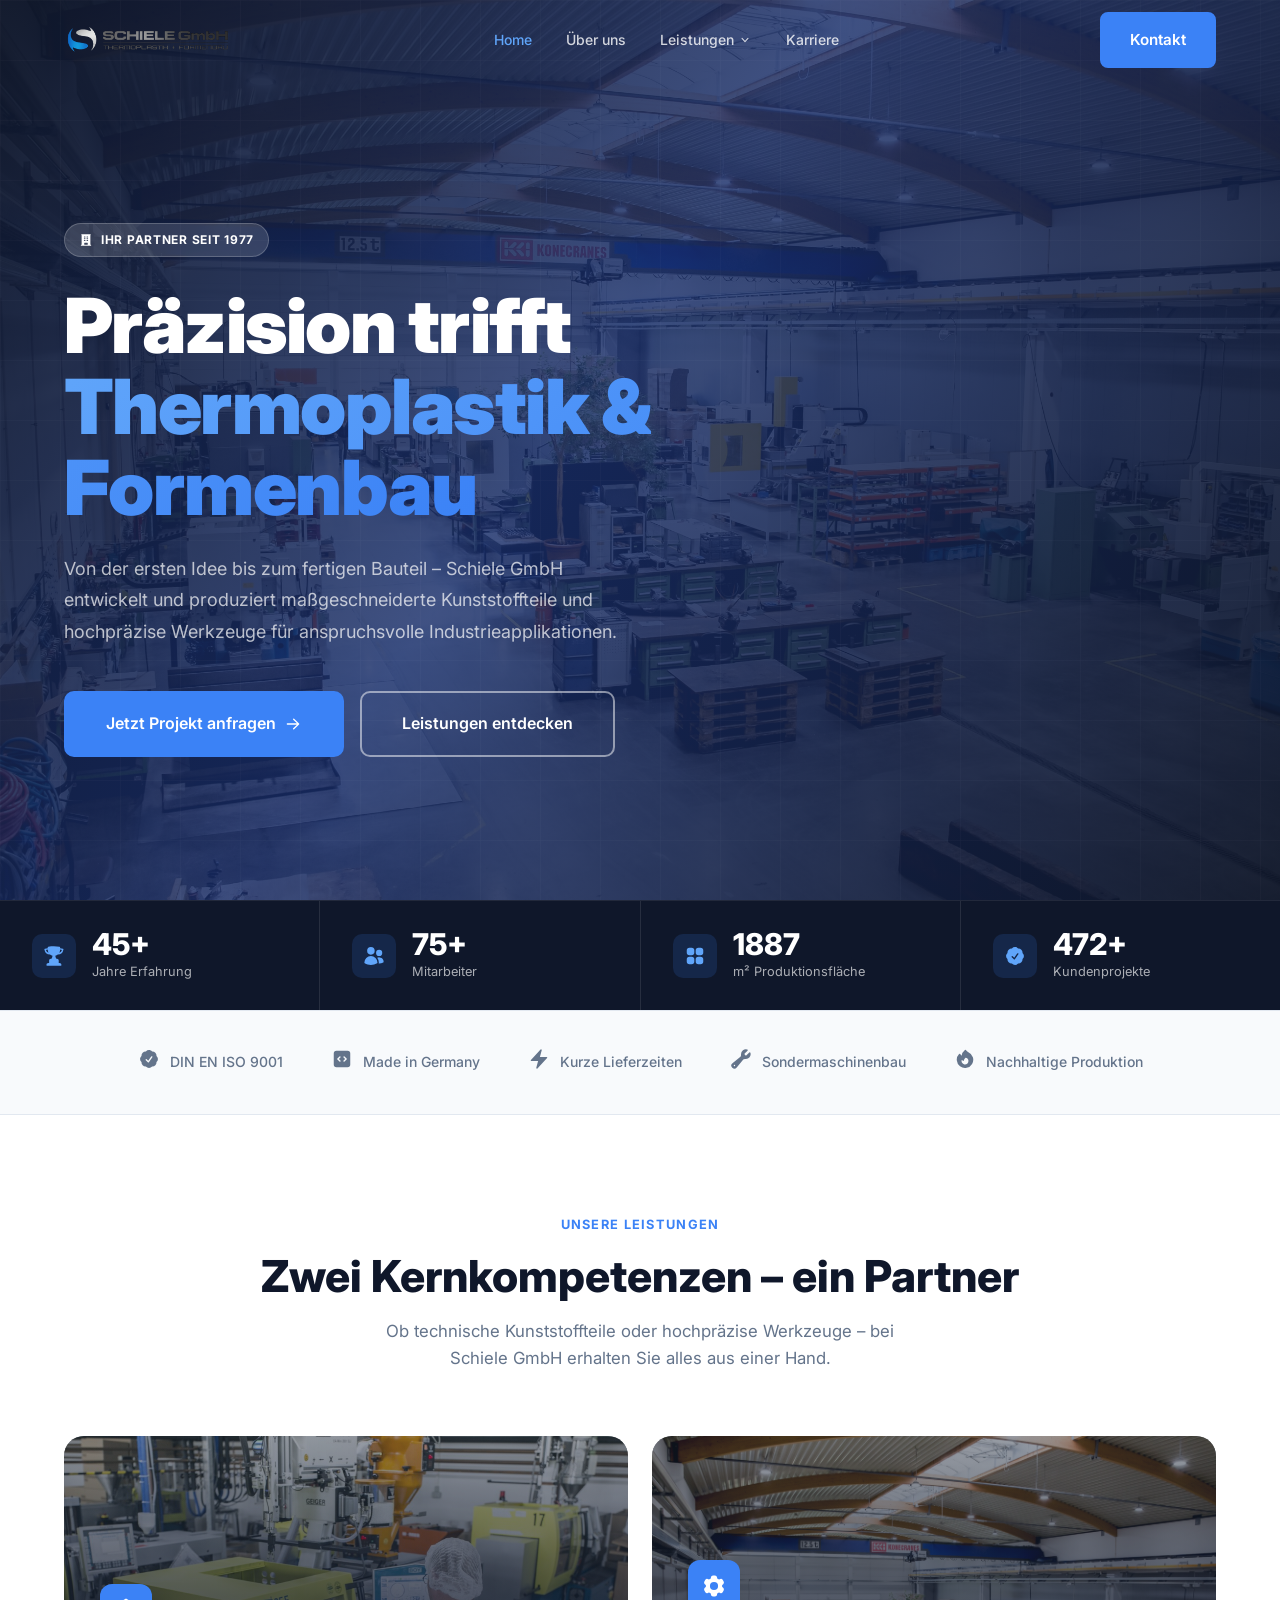
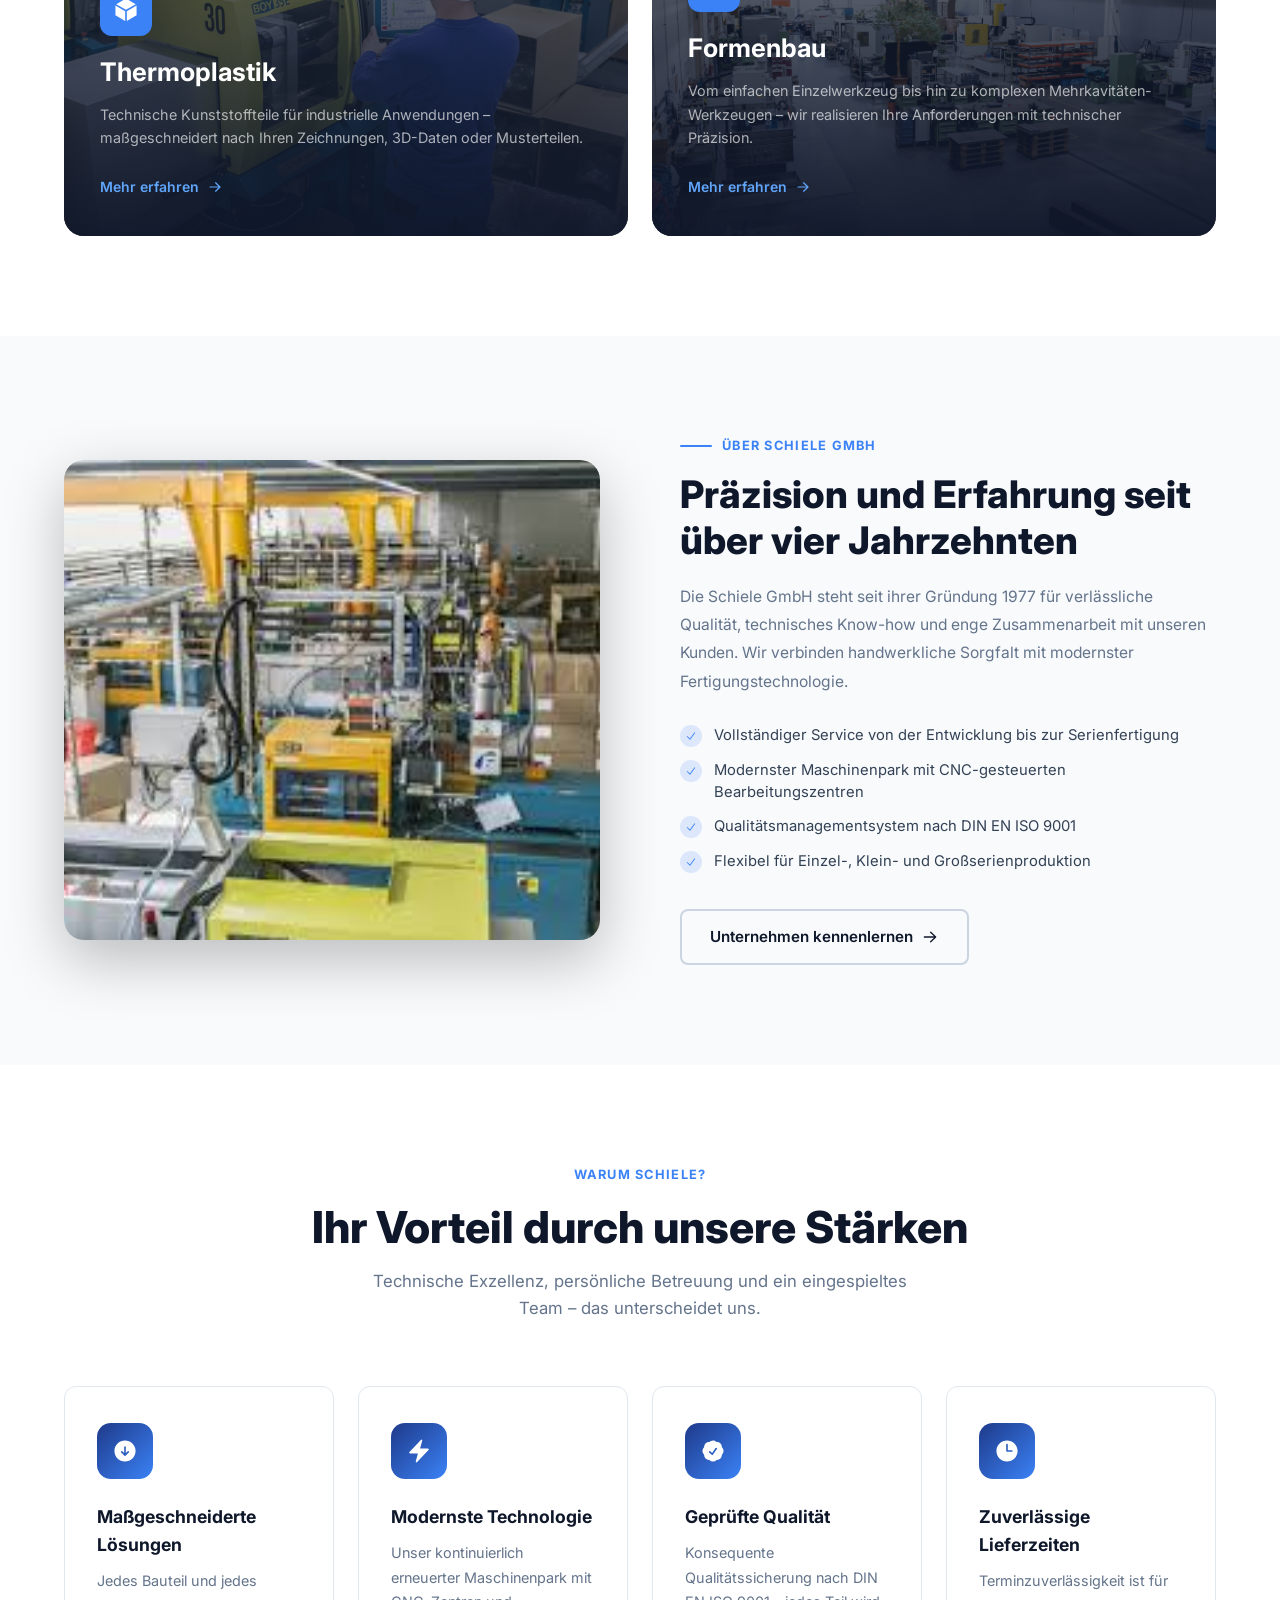
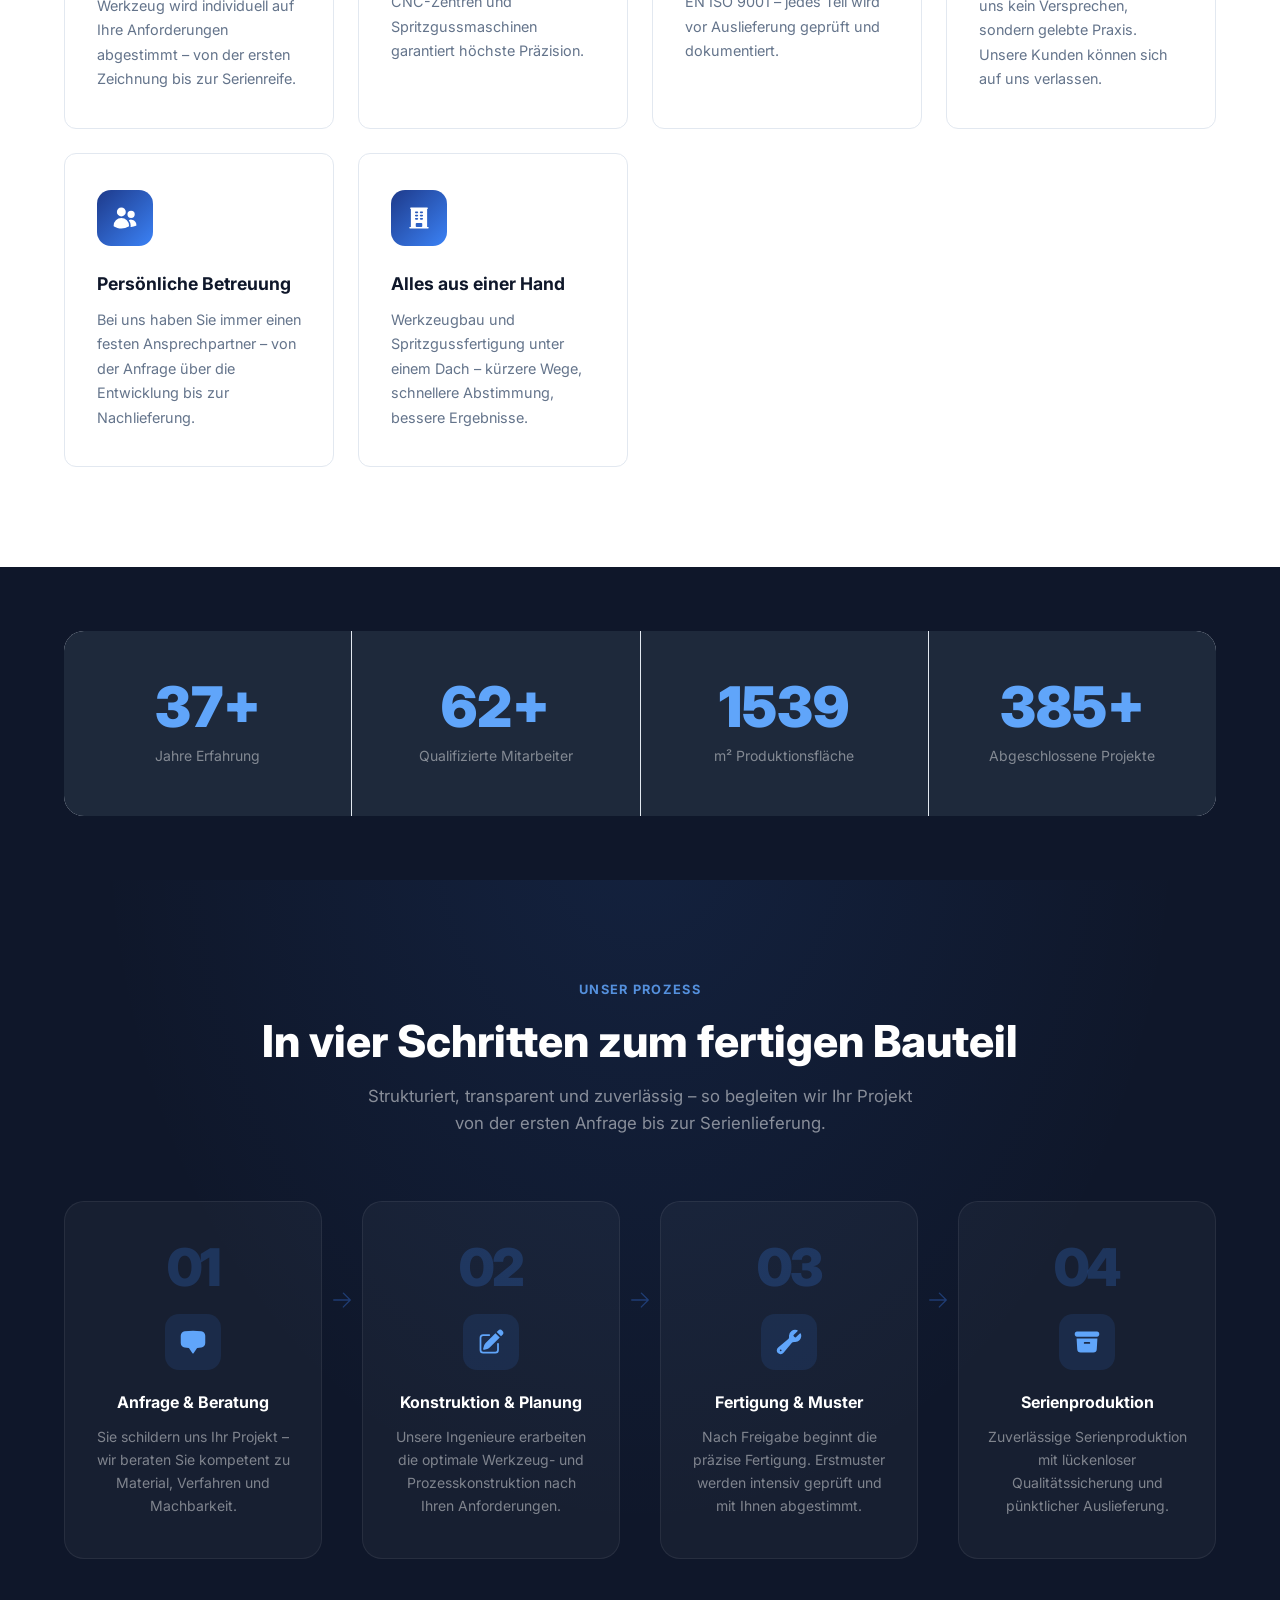
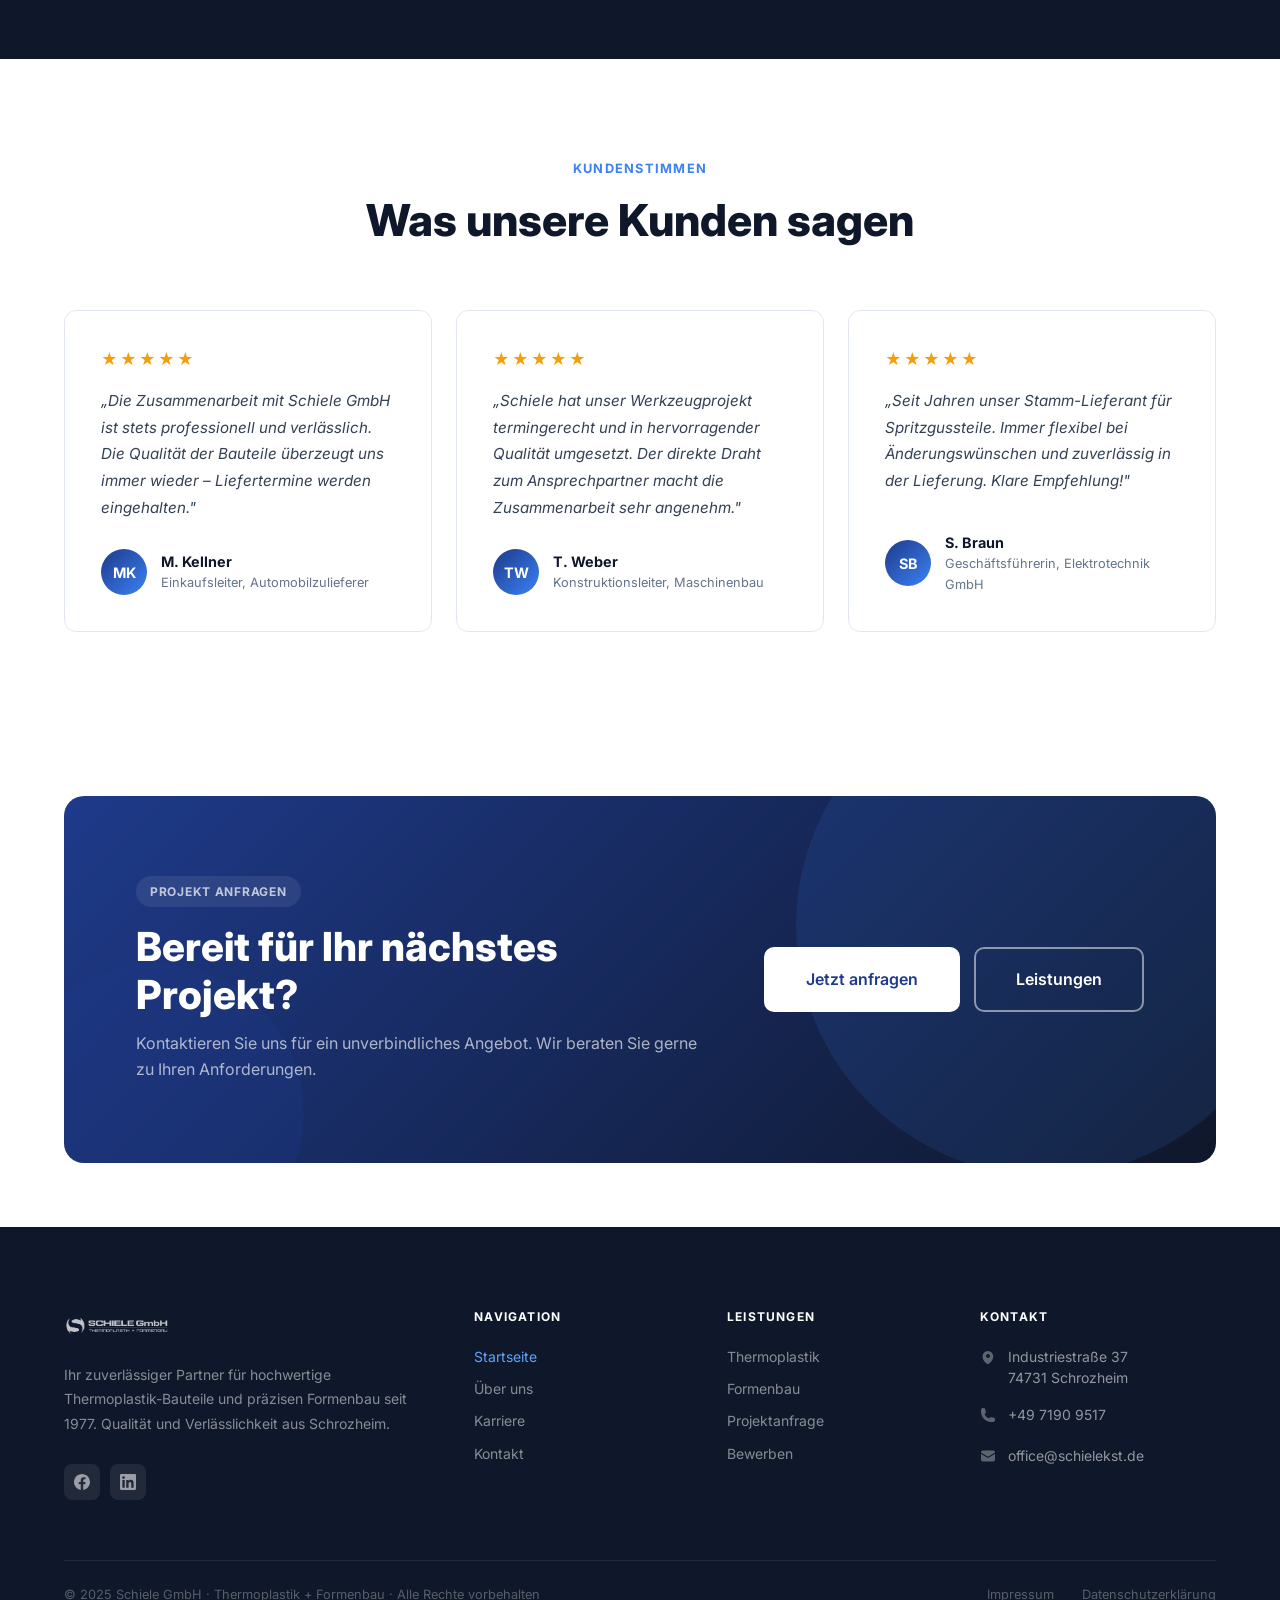
<file: index.html>
<!DOCTYPE html>
<html lang="de">
<head>
  <meta charset="UTF-8">
  <meta name="viewport" content="width=device-width, initial-scale=1.0">
  <title>Schiele GmbH – Thermoplastik + Formenbau | Schrozheim</title>
  <meta name="description" content="Schiele GmbH – Ihr erfahrener Partner für Thermoplastik-Bauteile und Formenbau. Seit 1977 bieten wir maßgeschneiderte Lösungen für die Industrie.">
  <link rel="stylesheet" href="css/style.css">
  <link rel="preconnect" href="https://fonts.googleapis.com">
  <link rel="preconnect" href="https://fonts.gstatic.com" crossorigin>
  <link href="https://fonts.googleapis.com/css2?family=Inter:wght@300;400;500;600;700;800;900&display=swap" rel="stylesheet">
</head>
<body>

<!-- ===== NAVBAR ===== -->
<nav class="navbar" id="navbar">
  <div class="container">
    <div class="navbar-inner">
      <a href="index.html" class="navbar-logo">
        <img src="Images/schiele_logo.png" alt="Schiele GmbH">
      </a>
      <ul class="navbar-links">
        <li><a href="index.html">Home</a></li>
        <li><a href="ueber-uns.html">Über uns</a></li>
        <li class="nav-dropdown">
          <a href="#" class="dropdown-toggle">
            Leistungen
            <svg viewBox="0 0 20 20" fill="currentColor" width="14" height="14"><path fill-rule="evenodd" d="M5.23 7.21a.75.75 0 011.06.02L10 11.168l3.71-3.938a.75.75 0 111.08 1.04l-4.25 4.5a.75.75 0 01-1.08 0l-4.25-4.5a.75.75 0 01.02-1.06z" clip-rule="evenodd"/></svg>
          </a>
          <div class="nav-dropdown-menu">
            <a href="leistungen/thermoplastik.html">
              <span class="dd-icon">
                <svg xmlns="http://www.w3.org/2000/svg" viewBox="0 0 24 24" fill="currentColor" width="18" height="18"><path d="M12.378 1.602a.75.75 0 00-.756 0L3 6.632l9 5.25 9-5.25-8.622-5.03zM21.75 7.93l-9 5.25v9l8.628-5.032a.75.75 0 00.372-.648V7.93zM11.25 22.18v-9l-9-5.25v8.57a.75.75 0 00.372.648l8.628 5.033z"/></svg>
              </span>
              <span class="dd-text"><strong>Thermoplastik</strong><span>Kunststoffteile nach Maß</span></span>
            </a>
            <a href="leistungen/formenbau.html">
              <span class="dd-icon">
                <svg xmlns="http://www.w3.org/2000/svg" viewBox="0 0 24 24" fill="currentColor" width="18" height="18"><path fill-rule="evenodd" d="M11.078 2.25c-.917 0-1.699.663-1.85 1.567L9.05 4.889c-.02.12-.115.26-.297.348a7.493 7.493 0 00-.986.57c-.166.115-.334.126-.45.083L6.3 5.508a1.875 1.875 0 00-2.282.819l-.922 1.597a1.875 1.875 0 00.432 2.385l.84.692c.095.078.17.229.154.43a7.598 7.598 0 000 1.139c.015.2-.059.352-.153.43l-.841.692a1.875 1.875 0 00-.432 2.385l.922 1.597a1.875 1.875 0 002.282.818l1.019-.382c.115-.043.283-.031.45.082.312.214.641.405.985.57.182.088.277.228.297.35l.178 1.071c.151.904.933 1.567 1.85 1.567h1.844c.916 0 1.699-.663 1.85-1.567l.178-1.072c.02-.12.114-.26.297-.349.344-.165.673-.356.985-.57.167-.114.335-.125.45-.082l1.02.382a1.875 1.875 0 002.28-.819l.923-1.597a1.875 1.875 0 00-.432-2.385l-.84-.692c-.095-.078-.17-.229-.154-.43a7.614 7.614 0 000-1.139c-.016-.2.059-.352.153-.43l.84-.692c.708-.582.891-1.59.433-2.385l-.922-1.597a1.875 1.875 0 00-2.282-.818l-1.02.382c-.114.043-.282.031-.449-.083a7.49 7.49 0 00-.985-.57c-.183-.087-.277-.227-.297-.348l-.179-1.072a1.875 1.875 0 00-1.85-1.567h-1.843zM12 15.75a3.75 3.75 0 100-7.5 3.75 3.75 0 000 7.5z" clip-rule="evenodd"/></svg>
              </span>
              <span class="dd-text"><strong>Formenbau</strong><span>Von der Idee zum Werkzeug</span></span>
            </a>
          </div>
        </li>
        <li><a href="karriere.html">Karriere</a></li>
      </ul>
      <div class="navbar-cta">
        <a href="kontakt.html" class="btn btn-primary">Kontakt</a>
      </div>
      <button class="hamburger" id="hamburger" aria-label="Menü öffnen">
        <span></span><span></span><span></span>
      </button>
    </div>
  </div>
</nav>
<div class="mobile-nav" id="mobileNav">
  <button class="mobile-nav-close" id="mobileClose">✕</button>
  <a href="index.html">Home</a>
  <a href="ueber-uns.html">Über uns</a>
  <div class="mobile-nav-section">
    <div class="mobile-nav-label">Leistungen</div>
    <a href="leistungen/thermoplastik.html" style="font-size:1rem;padding:10px 0 10px 16px;">→&nbsp; Thermoplastik</a>
    <a href="leistungen/formenbau.html" style="font-size:1rem;padding:10px 0 10px 16px;">→&nbsp; Formenbau</a>
  </div>
  <a href="karriere.html">Karriere</a>
  <a href="kontakt.html" class="btn btn-primary btn-lg" style="margin-top:32px;justify-content:center;">Kontakt aufnehmen</a>
</div>

<!-- ===== HERO ===== -->
<section class="hero">
  <div class="hero-bg" style="background-image: url('Images/moulds_halle__2_.jpg')"></div>
  <div class="hero-gradient"></div>
  <div class="hero-grid-overlay"></div>
  <div class="container" style="width:100%">
    <div class="hero-content">
      <div class="hero-badge">
        <span class="badge badge-white" style="display:inline-flex;align-items:center;gap:8px">
          <svg xmlns="http://www.w3.org/2000/svg" viewBox="0 0 24 24" fill="currentColor" width="14" height="14"><path fill-rule="evenodd" d="M4.5 2.25a.75.75 0 000 1.5v16.5h-.75a.75.75 0 000 1.5h16.5a.75.75 0 000-1.5h-.75V3.75a.75.75 0 000-1.5h-15zM9 6a.75.75 0 000 1.5h1.5a.75.75 0 000-1.5H9zm-.75 3.75A.75.75 0 019 9h1.5a.75.75 0 010 1.5H9a.75.75 0 01-.75-.75zM9 12a.75.75 0 000 1.5h1.5a.75.75 0 000-1.5H9zm3.75-5.25A.75.75 0 0113.5 6H15a.75.75 0 010 1.5h-1.5a.75.75 0 01-.75-.75zM13.5 9a.75.75 0 000 1.5H15A.75.75 0 0015 9h-1.5zm-.75 3.75a.75.75 0 01.75-.75H15a.75.75 0 010 1.5h-1.5a.75.75 0 01-.75-.75zM9 19.5v-2.25a.75.75 0 01.75-.75h4.5a.75.75 0 01.75.75v2.25a.75.75 0 01-.75.75h-4.5A.75.75 0 019 19.5z" clip-rule="evenodd"/></svg>
          Ihr Partner seit 1977
        </span>
      </div>
      <h1>
        Präzision trifft<br>
        <span class="highlight">Thermoplastik &amp; Formenbau</span>
      </h1>
      <p class="hero-lead">
        Von der ersten Idee bis zum fertigen Bauteil – Schiele GmbH entwickelt und produziert
        maßgeschneiderte Kunststoffteile und hochpräzise Werkzeuge für anspruchsvolle Industrieapplikationen.
      </p>
      <div class="hero-actions">
        <a href="kontakt.html" class="btn btn-primary btn-lg">
          Jetzt Projekt anfragen
          <svg xmlns="http://www.w3.org/2000/svg" viewBox="0 0 20 20" fill="currentColor" width="18" height="18"><path fill-rule="evenodd" d="M3 10a.75.75 0 01.75-.75h10.638L10.23 5.29a.75.75 0 111.04-1.08l5.5 5.25a.75.75 0 010 1.08l-5.5 5.25a.75.75 0 11-1.04-1.08l4.158-3.96H3.75A.75.75 0 013 10z" clip-rule="evenodd"/></svg>
        </a>
        <a href="#leistungen" class="btn btn-outline-white btn-lg">Leistungen entdecken</a>
      </div>
    </div>
  </div>

</section>

<!-- ===== HERO STATS BAR ===== -->
<div class="hero-stats">
    <div class="container" style="width:100%;max-width:100%;padding:0">
      <div class="hero-stats-inner">
        <div class="hero-stat">
          <div class="hero-stat-icon">
            <svg xmlns="http://www.w3.org/2000/svg" viewBox="0 0 24 24" fill="currentColor" width="22" height="22"><path fill-rule="evenodd" d="M5.166 2.621v.858c-1.035.148-2.059.33-3.071.543a.75.75 0 00-.584.859 6.753 6.753 0 006.138 5.6 6.73 6.73 0 002.743 1.346A6.707 6.707 0 019.279 15H8.54c-1.036 0-1.875.84-1.875 1.875V19.5h-.75a2.25 2.25 0 00-2.25 2.25c0 .414.336.75.75.75h15a.75.75 0 00.75-.75 2.25 2.25 0 00-2.25-2.25h-.75v-2.625c0-1.036-.84-1.875-1.875-1.875h-.739a6.706 6.706 0 01-1.112-3.173 6.73 6.73 0 002.743-1.347 6.753 6.753 0 006.139-5.6.75.75 0 00-.585-.858 47.077 47.077 0 00-3.07-.543V2.62a.75.75 0 00-.658-.744 49.798 49.798 0 00-6.093-.377c-2.063 0-4.096.128-6.093.377a.75.75 0 00-.657.744zm0 2.629c0 1.196.312 2.32.857 3.294A5.266 5.266 0 013.16 5.337a45.6 45.6 0 012.006-.343v.256zm13.5 0v-.256c.674.1 1.343.214 2.006.343a5.265 5.265 0 01-2.863 3.207 6.72 6.72 0 00.857-3.294z" clip-rule="evenodd"/></svg>
          </div>
          <div>
            <div class="hero-stat-value"><span data-target="48" data-suffix="+">48+</span></div>
            <div class="hero-stat-label">Jahre Erfahrung</div>
          </div>
        </div>
        <div class="hero-stat">
          <div class="hero-stat-icon">
            <svg xmlns="http://www.w3.org/2000/svg" viewBox="0 0 24 24" fill="currentColor" width="22" height="22"><path d="M4.5 6.375a4.125 4.125 0 118.25 0 4.125 4.125 0 01-8.25 0zM14.25 8.625a3.375 3.375 0 116.75 0 3.375 3.375 0 01-6.75 0zM1.5 19.125a7.125 7.125 0 0114.25 0v.003l-.001.119a.75.75 0 01-.363.63 13.067 13.067 0 01-6.761 1.873c-2.472 0-4.786-.684-6.76-1.873a.75.75 0 01-.364-.63l-.001-.122zM17.25 19.128l-.001.144a2.25 2.25 0 01-.233.96 10.088 10.088 0 005.06-1.01.75.75 0 00.42-.643 4.875 4.875 0 00-6.957-4.611 8.586 8.586 0 011.71 5.157v.003z"/></svg>
          </div>
          <div>
            <div class="hero-stat-value"><span data-target="80" data-suffix="+">80+</span></div>
            <div class="hero-stat-label">Mitarbeiter</div>
          </div>
        </div>
        <div class="hero-stat">
          <div class="hero-stat-icon">
            <svg xmlns="http://www.w3.org/2000/svg" viewBox="0 0 24 24" fill="currentColor" width="22" height="22"><path fill-rule="evenodd" d="M3 6a3 3 0 013-3h2.25a3 3 0 013 3v2.25a3 3 0 01-3 3H6a3 3 0 01-3-3V6zm9.75 0a3 3 0 013-3H18a3 3 0 013 3v2.25a3 3 0 01-3 3h-2.25a3 3 0 01-3-3V6zM3 15.75a3 3 0 013-3h2.25a3 3 0 013 3V18a3 3 0 01-3 3H6a3 3 0 01-3-3v-2.25zm9.75 0a3 3 0 013-3H18a3 3 0 013 3V18a3 3 0 01-3 3h-2.25a3 3 0 01-3-3v-2.25z" clip-rule="evenodd"/></svg>
          </div>
          <div>
            <div class="hero-stat-value"><span data-target="2000">2.000</span></div>
            <div class="hero-stat-label">m² Produktionsfläche</div>
          </div>
        </div>
        <div class="hero-stat">
          <div class="hero-stat-icon">
            <svg xmlns="http://www.w3.org/2000/svg" viewBox="0 0 24 24" fill="currentColor" width="22" height="22"><path fill-rule="evenodd" d="M8.603 3.799A4.49 4.49 0 0112 2.25c1.357 0 2.573.6 3.397 1.549a4.49 4.49 0 013.498 1.307 4.491 4.491 0 011.307 3.497A4.49 4.49 0 0121.75 12a4.49 4.49 0 01-1.549 3.397 4.491 4.491 0 01-1.307 3.497 4.491 4.491 0 01-3.497 1.307A4.49 4.49 0 0112 21.75a4.49 4.49 0 01-3.397-1.549 4.49 4.49 0 01-3.498-1.306 4.491 4.491 0 01-1.307-3.498A4.49 4.49 0 012.25 12c0-1.357.6-2.573 1.549-3.397a4.49 4.49 0 011.307-3.497 4.49 4.49 0 013.497-1.307zm7.007 6.387a.75.75 0 10-1.22-.872l-3.236 4.53L9.53 12.22a.75.75 0 00-1.06 1.06l2.25 2.25a.75.75 0 001.14-.094l3.75-5.25z" clip-rule="evenodd"/></svg>
          </div>
          <div>
            <div class="hero-stat-value"><span data-target="500" data-suffix="+">500+</span></div>
            <div class="hero-stat-label">Kundenprojekte</div>
          </div>
        </div>
      </div>
    </div>
  </div>

<!-- ===== CERTIFICATIONS STRIP ===== -->
<div class="certs-strip">
  <div class="container">
    <div class="certs-inner">
      <div class="cert-item">
        <span class="cert-icon"><svg xmlns="http://www.w3.org/2000/svg" viewBox="0 0 24 24" fill="currentColor" width="22" height="22"><path fill-rule="evenodd" d="M8.603 3.799A4.49 4.49 0 0112 2.25c1.357 0 2.573.6 3.397 1.549a4.49 4.49 0 013.498 1.307 4.491 4.491 0 011.307 3.497A4.49 4.49 0 0121.75 12a4.49 4.49 0 01-1.549 3.397 4.491 4.491 0 01-1.307 3.497 4.491 4.491 0 01-3.497 1.307A4.49 4.49 0 0112 21.75a4.49 4.49 0 01-3.397-1.549 4.49 4.49 0 01-3.498-1.306 4.491 4.491 0 01-1.307-3.498A4.49 4.49 0 012.25 12c0-1.357.6-2.573 1.549-3.397a4.49 4.49 0 011.307-3.497 4.49 4.49 0 013.497-1.307zm7.007 6.387a.75.75 0 10-1.22-.872l-3.236 4.53L9.53 12.22a.75.75 0 00-1.06 1.06l2.25 2.25a.75.75 0 001.14-.094l3.75-5.25z" clip-rule="evenodd"/></svg></span>
        DIN EN ISO 9001
      </div>
      <div class="cert-item">
        <span class="cert-icon"><svg xmlns="http://www.w3.org/2000/svg" viewBox="0 0 24 24" fill="currentColor" width="22" height="22"><path fill-rule="evenodd" d="M3 6a3 3 0 013-3h12a3 3 0 013 3v12a3 3 0 01-3 3H6a3 3 0 01-3-3V6zm14.25 6a.75.75 0 01-.22.53l-2.25 2.25a.75.75 0 11-1.06-1.06L15.44 12l-1.72-1.72a.75.75 0 111.06-1.06l2.25 2.25c.141.14.22.331.22.53zm-10.28-.53a.75.75 0 000 1.06l2.25 2.25a.75.75 0 101.06-1.06L8.56 12l1.72-1.72a.75.75 0 10-1.06-1.06l-2.25 2.25z" clip-rule="evenodd"/></svg></span>
        Made in Germany
      </div>
      <div class="cert-item">
        <span class="cert-icon"><svg xmlns="http://www.w3.org/2000/svg" viewBox="0 0 24 24" fill="currentColor" width="22" height="22"><path fill-rule="evenodd" d="M14.615 1.595a.75.75 0 01.359.852L12.982 9.75h7.268a.75.75 0 01.548 1.262l-10.5 11.25a.75.75 0 01-1.272-.71l1.992-7.302H3.75a.75.75 0 01-.548-1.262l10.5-11.25a.75.75 0 01.913-.143z" clip-rule="evenodd"/></svg></span>
        Kurze Lieferzeiten
      </div>
      <div class="cert-item">
        <span class="cert-icon"><svg xmlns="http://www.w3.org/2000/svg" viewBox="0 0 24 24" fill="currentColor" width="22" height="22"><path fill-rule="evenodd" d="M12 6.75a5.25 5.25 0 016.775-5.025.75.75 0 01.313 1.248l-3.32 3.319c.063.475.276.934.641 1.299.365.365.824.578 1.3.641l3.318-3.319a.75.75 0 011.248.313 5.25 5.25 0 01-5.472 6.756c-1.018-.086-1.87.1-2.309.634L7.344 21.3A3.298 3.298 0 112.7 16.657l8.684-7.151c.533-.44.72-1.291.634-2.309A5.342 5.342 0 0112 6.75zM4.117 19.125a.75.75 0 01.75-.75h.008a.75.75 0 01.75.75v.008a.75.75 0 01-.75.75h-.008a.75.75 0 01-.75-.75v-.008z" clip-rule="evenodd"/></svg></span>
        Sondermaschinenbau
      </div>
      <div class="cert-item">
        <span class="cert-icon"><svg xmlns="http://www.w3.org/2000/svg" viewBox="0 0 24 24" fill="currentColor" width="22" height="22"><path fill-rule="evenodd" d="M12.963 2.286a.75.75 0 00-1.071-.136 9.742 9.742 0 00-3.539 6.177A7.547 7.547 0 016.648 6.61a.75.75 0 00-1.152-.082A9 9 0 1015.68 4.534a7.46 7.46 0 01-2.717-2.248zM15.75 14.25a3.75 3.75 0 11-7.313-1.172c.628.465 1.35.81 2.133 1a5.99 5.99 0 011.925-3.545 3.75 3.75 0 013.255 3.717z" clip-rule="evenodd"/></svg></span>
        Nachhaltige Produktion
      </div>
    </div>
  </div>
</div>

<!-- ===== LEISTUNGEN ===== -->
<section class="section" id="leistungen">
  <div class="container">
    <div class="section-header center fade-up">
      <div class="section-eyebrow">Unsere Leistungen</div>
      <h2 class="section-title">Zwei Kernkompetenzen – ein Partner</h2>
      <p class="section-subtitle">Ob technische Kunststoffteile oder hochpräzise Werkzeuge – bei Schiele GmbH erhalten Sie alles aus einer Hand.</p>
    </div>
    <div class="services-grid">
      <a href="leistungen/thermoplastik.html" class="service-card fade-up">
        <img src="Images/Thermoplast_04.jpg" alt="Thermoplastik Fertigung" class="service-card-img">
        <div class="service-card-overlay"></div>
        <div class="service-card-body">
          <div class="service-card-icon">
            <svg xmlns="http://www.w3.org/2000/svg" viewBox="0 0 24 24" fill="currentColor" width="26" height="26"><path d="M12.378 1.602a.75.75 0 00-.756 0L3 6.632l9 5.25 9-5.25-8.622-5.03zM21.75 7.93l-9 5.25v9l8.628-5.032a.75.75 0 00.372-.648V7.93zM11.25 22.18v-9l-9-5.25v8.57a.75.75 0 00.372.648l8.628 5.033z"/></svg>
          </div>
          <h3>Thermoplastik</h3>
          <p>Technische Kunststoffteile für industrielle Anwendungen – maßgeschneidert nach Ihren Zeichnungen, 3D-Daten oder Musterteilen.</p>
          <span class="service-card-link">
            Mehr erfahren
            <svg xmlns="http://www.w3.org/2000/svg" viewBox="0 0 20 20" fill="currentColor" width="16" height="16"><path fill-rule="evenodd" d="M3 10a.75.75 0 01.75-.75h10.638L10.23 5.29a.75.75 0 111.04-1.08l5.5 5.25a.75.75 0 010 1.08l-5.5 5.25a.75.75 0 11-1.04-1.08l4.158-3.96H3.75A.75.75 0 013 10z" clip-rule="evenodd"/></svg>
          </span>
        </div>
      </a>
      <a href="leistungen/formenbau.html" class="service-card fade-up">
        <img src="Images/moulds_halle__2_.jpg" alt="Formenbau Werkzeughalle" class="service-card-img">
        <div class="service-card-overlay"></div>
        <div class="service-card-body">
          <div class="service-card-icon">
            <svg xmlns="http://www.w3.org/2000/svg" viewBox="0 0 24 24" fill="currentColor" width="26" height="26"><path fill-rule="evenodd" d="M11.078 2.25c-.917 0-1.699.663-1.85 1.567L9.05 4.889c-.02.12-.115.26-.297.348a7.493 7.493 0 00-.986.57c-.166.115-.334.126-.45.083L6.3 5.508a1.875 1.875 0 00-2.282.819l-.922 1.597a1.875 1.875 0 00.432 2.385l.84.692c.095.078.17.229.154.43a7.598 7.598 0 000 1.139c.015.2-.059.352-.153.43l-.841.692a1.875 1.875 0 00-.432 2.385l.922 1.597a1.875 1.875 0 002.282.818l1.019-.382c.115-.043.283-.031.45.082.312.214.641.405.985.57.182.088.277.228.297.35l.178 1.071c.151.904.933 1.567 1.85 1.567h1.844c.916 0 1.699-.663 1.85-1.567l.178-1.072c.02-.12.114-.26.297-.349.344-.165.673-.356.985-.57.167-.114.335-.125.45-.082l1.02.382a1.875 1.875 0 002.28-.819l.923-1.597a1.875 1.875 0 00-.432-2.385l-.84-.692c-.095-.078-.17-.229-.154-.43a7.614 7.614 0 000-1.139c-.016-.2.059-.352.153-.43l.84-.692c.708-.582.891-1.59.433-2.385l-.922-1.597a1.875 1.875 0 00-2.282-.818l-1.02.382c-.114.043-.282.031-.449-.083a7.49 7.49 0 00-.985-.57c-.183-.087-.277-.227-.297-.348l-.179-1.072a1.875 1.875 0 00-1.85-1.567h-1.843zM12 15.75a3.75 3.75 0 100-7.5 3.75 3.75 0 000 7.5z" clip-rule="evenodd"/></svg>
          </div>
          <h3>Formenbau</h3>
          <p>Vom einfachen Einzelwerkzeug bis hin zu komplexen Mehrkavitäten-Werkzeugen – wir realisieren Ihre Anforderungen mit technischer Präzision.</p>
          <span class="service-card-link">
            Mehr erfahren
            <svg xmlns="http://www.w3.org/2000/svg" viewBox="0 0 20 20" fill="currentColor" width="16" height="16"><path fill-rule="evenodd" d="M3 10a.75.75 0 01.75-.75h10.638L10.23 5.29a.75.75 0 111.04-1.08l5.5 5.25a.75.75 0 010 1.08l-5.5 5.25a.75.75 0 11-1.04-1.08l4.158-3.96H3.75A.75.75 0 013 10z" clip-rule="evenodd"/></svg>
          </span>
        </div>
      </a>
    </div>
  </div>
</section>

<!-- ===== ABOUT TEASER ===== -->
<section class="section section-gray">
  <div class="container">
    <div class="split">
      <div class="split-img fade-in">
        <img src="Images/Download.jpeg" alt="Schiele GmbH Produktion">
      </div>
      <div class="split-content fade-up">
        <div class="section-eyebrow">Über Schiele GmbH</div>
        <h2 class="split-title">Präzision und Erfahrung seit über vier Jahrzehnten</h2>
        <p class="split-text">Die Schiele GmbH steht seit ihrer Gründung 1977 für verlässliche Qualität, technisches Know-how und enge Zusammenarbeit mit unseren Kunden. Wir verbinden handwerkliche Sorgfalt mit modernster Fertigungstechnologie.</p>
        <ul class="checklist">
          <li>
            <span class="check-icon"><svg xmlns="http://www.w3.org/2000/svg" viewBox="0 0 20 20" fill="currentColor"><path fill-rule="evenodd" d="M16.704 4.153a.75.75 0 01.143 1.052l-8 10.5a.75.75 0 01-1.127.075l-4.5-4.5a.75.75 0 011.06-1.06l3.894 3.893 7.48-9.817a.75.75 0 011.05-.143z" clip-rule="evenodd"/></svg></span>
            Vollständiger Service von der Entwicklung bis zur Serienfertigung
          </li>
          <li>
            <span class="check-icon"><svg xmlns="http://www.w3.org/2000/svg" viewBox="0 0 20 20" fill="currentColor"><path fill-rule="evenodd" d="M16.704 4.153a.75.75 0 01.143 1.052l-8 10.5a.75.75 0 01-1.127.075l-4.5-4.5a.75.75 0 011.06-1.06l3.894 3.893 7.48-9.817a.75.75 0 011.05-.143z" clip-rule="evenodd"/></svg></span>
            Modernster Maschinenpark mit CNC-gesteuerten Bearbeitungszentren
          </li>
          <li>
            <span class="check-icon"><svg xmlns="http://www.w3.org/2000/svg" viewBox="0 0 20 20" fill="currentColor"><path fill-rule="evenodd" d="M16.704 4.153a.75.75 0 01.143 1.052l-8 10.5a.75.75 0 01-1.127.075l-4.5-4.5a.75.75 0 011.06-1.06l3.894 3.893 7.48-9.817a.75.75 0 011.05-.143z" clip-rule="evenodd"/></svg></span>
            Qualitätsmanagementsystem nach DIN EN ISO 9001
          </li>
          <li>
            <span class="check-icon"><svg xmlns="http://www.w3.org/2000/svg" viewBox="0 0 20 20" fill="currentColor"><path fill-rule="evenodd" d="M16.704 4.153a.75.75 0 01.143 1.052l-8 10.5a.75.75 0 01-1.127.075l-4.5-4.5a.75.75 0 011.06-1.06l3.894 3.893 7.48-9.817a.75.75 0 011.05-.143z" clip-rule="evenodd"/></svg></span>
            Flexibel für Einzel-, Klein- und Großserienproduktion
          </li>
        </ul>
        <a href="ueber-uns.html" class="btn btn-outline-dark">
          Unternehmen kennenlernen
          <svg xmlns="http://www.w3.org/2000/svg" viewBox="0 0 20 20" fill="currentColor" width="16" height="16"><path fill-rule="evenodd" d="M3 10a.75.75 0 01.75-.75h10.638L10.23 5.29a.75.75 0 111.04-1.08l5.5 5.25a.75.75 0 010 1.08l-5.5 5.25a.75.75 0 11-1.04-1.08l4.158-3.96H3.75A.75.75 0 013 10z" clip-rule="evenodd"/></svg>
        </a>
      </div>
    </div>
  </div>
</section>

<!-- ===== WHY US ===== -->
<section class="section">
  <div class="container">
    <div class="section-header center fade-up">
      <div class="section-eyebrow">Warum Schiele?</div>
      <h2 class="section-title">Ihr Vorteil durch unsere Stärken</h2>
      <p class="section-subtitle">Technische Exzellenz, persönliche Betreuung und ein eingespieltes Team – das unterscheidet uns.</p>
    </div>
    <div class="features-grid">
      <div class="feature-card fade-up">
        <div class="feature-icon">
          <svg xmlns="http://www.w3.org/2000/svg" viewBox="0 0 24 24" fill="white" width="26" height="26"><path fill-rule="evenodd" d="M12 2.25c-5.385 0-9.75 4.365-9.75 9.75s4.365 9.75 9.75 9.75 9.75-4.365 9.75-9.75S17.385 2.25 12 2.25zm-.53 14.03a.75.75 0 001.06 0l3-3a.75.75 0 10-1.06-1.06l-1.72 1.72V8.25a.75.75 0 00-1.5 0v5.69l-1.72-1.72a.75.75 0 00-1.06 1.06l3 3z" clip-rule="evenodd"/></svg>
        </div>
        <h4>Maßgeschneiderte Lösungen</h4>
        <p>Jedes Bauteil und jedes Werkzeug wird individuell auf Ihre Anforderungen abgestimmt – von der ersten Zeichnung bis zur Serienreife.</p>
      </div>
      <div class="feature-card fade-up">
        <div class="feature-icon">
          <svg xmlns="http://www.w3.org/2000/svg" viewBox="0 0 24 24" fill="white" width="26" height="26"><path fill-rule="evenodd" d="M14.615 1.595a.75.75 0 01.359.852L12.982 9.75h7.268a.75.75 0 01.548 1.262l-10.5 11.25a.75.75 0 01-1.272-.71l1.992-7.302H3.75a.75.75 0 01-.548-1.262l10.5-11.25a.75.75 0 01.913-.143z" clip-rule="evenodd"/></svg>
        </div>
        <h4>Modernste Technologie</h4>
        <p>Unser kontinuierlich erneuerter Maschinenpark mit CNC-Zentren und Spritzgussmaschinen garantiert höchste Präzision.</p>
      </div>
      <div class="feature-card fade-up">
        <div class="feature-icon">
          <svg xmlns="http://www.w3.org/2000/svg" viewBox="0 0 24 24" fill="white" width="26" height="26"><path fill-rule="evenodd" d="M8.603 3.799A4.49 4.49 0 0112 2.25c1.357 0 2.573.6 3.397 1.549a4.49 4.49 0 013.498 1.307 4.491 4.491 0 011.307 3.497A4.49 4.49 0 0121.75 12a4.49 4.49 0 01-1.549 3.397 4.491 4.491 0 01-1.307 3.497 4.491 4.491 0 01-3.497 1.307A4.49 4.49 0 0112 21.75a4.49 4.49 0 01-3.397-1.549 4.49 4.49 0 01-3.498-1.306 4.491 4.491 0 01-1.307-3.498A4.49 4.49 0 012.25 12c0-1.357.6-2.573 1.549-3.397a4.49 4.49 0 011.307-3.497 4.49 4.49 0 013.497-1.307zm7.007 6.387a.75.75 0 10-1.22-.872l-3.236 4.53L9.53 12.22a.75.75 0 00-1.06 1.06l2.25 2.25a.75.75 0 001.14-.094l3.75-5.25z" clip-rule="evenodd"/></svg>
        </div>
        <h4>Geprüfte Qualität</h4>
        <p>Konsequente Qualitätssicherung nach DIN EN ISO 9001 – jedes Teil wird vor Auslieferung geprüft und dokumentiert.</p>
      </div>
      <div class="feature-card fade-up">
        <div class="feature-icon">
          <svg xmlns="http://www.w3.org/2000/svg" viewBox="0 0 24 24" fill="white" width="26" height="26"><path fill-rule="evenodd" d="M12 2.25c-5.385 0-9.75 4.365-9.75 9.75s4.365 9.75 9.75 9.75 9.75-4.365 9.75-9.75S17.385 2.25 12 2.25zM12.75 6a.75.75 0 00-1.5 0v6c0 .414.336.75.75.75h4.5a.75.75 0 000-1.5h-3.75V6z" clip-rule="evenodd"/></svg>
        </div>
        <h4>Zuverlässige Lieferzeiten</h4>
        <p>Terminzuverlässigkeit ist für uns kein Versprechen, sondern gelebte Praxis. Unsere Kunden können sich auf uns verlassen.</p>
      </div>
      <div class="feature-card fade-up">
        <div class="feature-icon">
          <svg xmlns="http://www.w3.org/2000/svg" viewBox="0 0 24 24" fill="white" width="26" height="26"><path d="M4.5 6.375a4.125 4.125 0 118.25 0 4.125 4.125 0 01-8.25 0zM14.25 8.625a3.375 3.375 0 116.75 0 3.375 3.375 0 01-6.75 0zM1.5 19.125a7.125 7.125 0 0114.25 0v.003l-.001.119a.75.75 0 01-.363.63 13.067 13.067 0 01-6.761 1.873c-2.472 0-4.786-.684-6.76-1.873a.75.75 0 01-.364-.63l-.001-.122zM17.25 19.128l-.001.144a2.25 2.25 0 01-.233.96 10.088 10.088 0 005.06-1.01.75.75 0 00.42-.643 4.875 4.875 0 00-6.957-4.611 8.586 8.586 0 011.71 5.157v.003z"/></svg>
        </div>
        <h4>Persönliche Betreuung</h4>
        <p>Bei uns haben Sie immer einen festen Ansprechpartner – von der Anfrage über die Entwicklung bis zur Nachlieferung.</p>
      </div>
      <div class="feature-card fade-up">
        <div class="feature-icon">
          <svg xmlns="http://www.w3.org/2000/svg" viewBox="0 0 24 24" fill="white" width="26" height="26"><path fill-rule="evenodd" d="M4.5 2.25a.75.75 0 000 1.5v16.5h-.75a.75.75 0 000 1.5h16.5a.75.75 0 000-1.5h-.75V3.75a.75.75 0 000-1.5h-15zM9 6a.75.75 0 000 1.5h1.5a.75.75 0 000-1.5H9zm-.75 3.75A.75.75 0 019 9h1.5a.75.75 0 010 1.5H9a.75.75 0 01-.75-.75zM9 12a.75.75 0 000 1.5h1.5a.75.75 0 000-1.5H9zm3.75-5.25A.75.75 0 0113.5 6H15a.75.75 0 010 1.5h-1.5a.75.75 0 01-.75-.75zM13.5 9a.75.75 0 000 1.5H15A.75.75 0 0015 9h-1.5zm-.75 3.75a.75.75 0 01.75-.75H15a.75.75 0 010 1.5h-1.5a.75.75 0 01-.75-.75zM9 19.5v-2.25a.75.75 0 01.75-.75h4.5a.75.75 0 01.75.75v2.25a.75.75 0 01-.75.75h-4.5A.75.75 0 019 19.5z" clip-rule="evenodd"/></svg>
        </div>
        <h4>Alles aus einer Hand</h4>
        <p>Werkzeugbau und Spritzgussfertigung unter einem Dach – kürzere Wege, schnellere Abstimmung, bessere Ergebnisse.</p>
      </div>
    </div>
  </div>
</section>

<!-- ===== STATS ===== -->
<section class="section-sm section-dark">
  <div class="container">
    <div class="stats-row">
      <div class="stat-box" style="background:var(--dark-2)">
        <div class="stat-number" style="color:var(--accent-light)"><span data-target="48" data-suffix="+">48+</span></div>
        <div class="stat-label" style="color:rgba(255,255,255,.45)">Jahre Erfahrung</div>
      </div>
      <div class="stat-box" style="background:var(--dark-2)">
        <div class="stat-number" style="color:var(--accent-light)"><span data-target="80" data-suffix="+">80+</span></div>
        <div class="stat-label" style="color:rgba(255,255,255,.45)">Qualifizierte Mitarbeiter</div>
      </div>
      <div class="stat-box" style="background:var(--dark-2)">
        <div class="stat-number" style="color:var(--accent-light)"><span data-target="2000">2.000</span></div>
        <div class="stat-label" style="color:rgba(255,255,255,.45)">m² Produktionsfläche</div>
      </div>
      <div class="stat-box" style="background:var(--dark-2)">
        <div class="stat-number" style="color:var(--accent-light)"><span data-target="500" data-suffix="+">500+</span></div>
        <div class="stat-label" style="color:rgba(255,255,255,.45)">Abgeschlossene Projekte</div>
      </div>
    </div>
  </div>
</section>

<!-- ===== PROCESS – REDESIGNED ===== -->
<section class="section section-process">
  <div class="container">
    <div class="section-header center fade-up">
      <div class="section-eyebrow" style="color:rgba(96,165,250,.85)">Unser Prozess</div>
      <h2 class="section-title section-title-white">In vier Schritten zum fertigen Bauteil</h2>
      <p class="section-subtitle" style="color:rgba(255,255,255,.5)">Strukturiert, transparent und zuverlässig – so begleiten wir Ihr Projekt von der ersten Anfrage bis zur Serienlieferung.</p>
    </div>
    <div class="process-flow">
      <!-- Step 1 -->
      <div class="psc fade-up">
        <div class="psc-num">01</div>
        <div class="psc-icon-wrap">
          <svg xmlns="http://www.w3.org/2000/svg" viewBox="0 0 24 24" fill="currentColor"><path fill-rule="evenodd" d="M4.848 2.771A49.144 49.144 0 0112 2.25c2.43 0 4.817.178 7.152.52 1.978.292 3.348 2.024 3.348 3.97v6.02c0 1.946-1.37 3.678-3.348 3.97a48.901 48.901 0 01-3.476.383.39.39 0 00-.297.17l-2.755 4.133a.75.75 0 01-1.248 0l-2.755-4.133a.39.39 0 00-.297-.17 48.9 48.9 0 01-3.476-.384c-1.978-.29-3.348-2.024-3.348-3.97V6.741c0-1.946 1.37-3.68 3.348-3.97z" clip-rule="evenodd"/></svg>
        </div>
        <h4>Anfrage &amp; Beratung</h4>
        <p>Sie schildern uns Ihr Projekt – wir beraten Sie kompetent zu Material, Verfahren und Machbarkeit.</p>
      </div>
      <!-- Arrow -->
      <div class="psc-arrow">
        <svg xmlns="http://www.w3.org/2000/svg" viewBox="0 0 24 24" fill="currentColor"><path fill-rule="evenodd" d="M12.97 3.97a.75.75 0 011.06 0l7.5 7.5a.75.75 0 010 1.06l-7.5 7.5a.75.75 0 11-1.06-1.06l6.22-6.22H3a.75.75 0 010-1.5h16.19l-6.22-6.22a.75.75 0 010-1.06z" clip-rule="evenodd"/></svg>
      </div>
      <!-- Step 2 -->
      <div class="psc fade-up">
        <div class="psc-num">02</div>
        <div class="psc-icon-wrap">
          <svg xmlns="http://www.w3.org/2000/svg" viewBox="0 0 24 24" fill="currentColor"><path d="M21.731 2.269a2.625 2.625 0 00-3.712 0l-1.157 1.157 3.712 3.712 1.157-1.157a2.625 2.625 0 000-3.712zM19.513 8.199l-3.712-3.712-8.4 8.4a5.25 5.25 0 00-1.32 2.214l-.8 2.685a.75.75 0 00.933.933l2.685-.8a5.25 5.25 0 002.214-1.32l8.4-8.4z"/><path d="M5.25 5.25a3 3 0 00-3 3v10.5a3 3 0 003 3h10.5a3 3 0 003-3V13.5a.75.75 0 00-1.5 0v5.25a1.5 1.5 0 01-1.5 1.5H5.25a1.5 1.5 0 01-1.5-1.5V8.25a1.5 1.5 0 011.5-1.5h5.25a.75.75 0 000-1.5H5.25z"/></svg>
        </div>
        <h4>Konstruktion &amp; Planung</h4>
        <p>Unsere Ingenieure erarbeiten die optimale Werkzeug- und Prozesskonstruktion nach Ihren Anforderungen.</p>
      </div>
      <!-- Arrow -->
      <div class="psc-arrow">
        <svg xmlns="http://www.w3.org/2000/svg" viewBox="0 0 24 24" fill="currentColor"><path fill-rule="evenodd" d="M12.97 3.97a.75.75 0 011.06 0l7.5 7.5a.75.75 0 010 1.06l-7.5 7.5a.75.75 0 11-1.06-1.06l6.22-6.22H3a.75.75 0 010-1.5h16.19l-6.22-6.22a.75.75 0 010-1.06z" clip-rule="evenodd"/></svg>
      </div>
      <!-- Step 3 -->
      <div class="psc fade-up">
        <div class="psc-num">03</div>
        <div class="psc-icon-wrap">
          <svg xmlns="http://www.w3.org/2000/svg" viewBox="0 0 24 24" fill="currentColor"><path fill-rule="evenodd" d="M12 6.75a5.25 5.25 0 016.775-5.025.75.75 0 01.313 1.248l-3.32 3.319c.063.475.276.934.641 1.299.365.365.824.578 1.3.641l3.318-3.319a.75.75 0 011.248.313 5.25 5.25 0 01-5.472 6.756c-1.018-.086-1.87.1-2.309.634L7.344 21.3A3.298 3.298 0 112.7 16.657l8.684-7.151c.533-.44.72-1.291.634-2.309A5.342 5.342 0 0112 6.75zM4.117 19.125a.75.75 0 01.75-.75h.008a.75.75 0 01.75.75v.008a.75.75 0 01-.75.75h-.008a.75.75 0 01-.75-.75v-.008z" clip-rule="evenodd"/></svg>
        </div>
        <h4>Fertigung &amp; Muster</h4>
        <p>Nach Freigabe beginnt die präzise Fertigung. Erstmuster werden intensiv geprüft und mit Ihnen abgestimmt.</p>
      </div>
      <!-- Arrow -->
      <div class="psc-arrow">
        <svg xmlns="http://www.w3.org/2000/svg" viewBox="0 0 24 24" fill="currentColor"><path fill-rule="evenodd" d="M12.97 3.97a.75.75 0 011.06 0l7.5 7.5a.75.75 0 010 1.06l-7.5 7.5a.75.75 0 11-1.06-1.06l6.22-6.22H3a.75.75 0 010-1.5h16.19l-6.22-6.22a.75.75 0 010-1.06z" clip-rule="evenodd"/></svg>
      </div>
      <!-- Step 4 -->
      <div class="psc fade-up">
        <div class="psc-num">04</div>
        <div class="psc-icon-wrap">
          <svg xmlns="http://www.w3.org/2000/svg" viewBox="0 0 24 24" fill="currentColor"><path d="M3.375 3C2.339 3 1.5 3.84 1.5 4.875v.75c0 1.036.84 1.875 1.875 1.875h17.25c1.035 0 1.875-.84 1.875-1.875v-.75C22.5 3.839 21.66 3 20.625 3H3.375z"/><path fill-rule="evenodd" d="M3.087 9l.54 9.176A3 3 0 006.62 21h10.757a3 3 0 002.995-2.824L20.913 9H3.087zm6.163 3.75A.75.75 0 0110 12h4a.75.75 0 010 1.5h-4a.75.75 0 01-.75-.75z" clip-rule="evenodd"/></svg>
        </div>
        <h4>Serienproduktion</h4>
        <p>Zuverlässige Serienproduktion mit lückenloser Qualitätssicherung und pünktlicher Auslieferung.</p>
      </div>
    </div>
  </div>
</section>

<!-- ===== TESTIMONIALS ===== -->
<section class="section">
  <div class="container">
    <div class="section-header center fade-up">
      <div class="section-eyebrow">Kundenstimmen</div>
      <h2 class="section-title">Was unsere Kunden sagen</h2>
    </div>
    <div class="testimonials-grid">
      <div class="testimonial-card fade-up">
        <div class="stars">★★★★★</div>
        <p class="testimonial-text">„Die Zusammenarbeit mit Schiele GmbH ist stets professionell und verlässlich. Die Qualität der Bauteile überzeugt uns immer wieder – Liefertermine werden eingehalten."</p>
        <div class="testimonial-author">
          <div class="author-avatar">MK</div>
          <div><div class="author-name">M. Kellner</div><div class="author-role">Einkaufsleiter, Automobilzulieferer</div></div>
        </div>
      </div>
      <div class="testimonial-card fade-up">
        <div class="stars">★★★★★</div>
        <p class="testimonial-text">„Schiele hat unser Werkzeugprojekt termingerecht und in hervorragender Qualität umgesetzt. Der direkte Draht zum Ansprechpartner macht die Zusammenarbeit sehr angenehm."</p>
        <div class="testimonial-author">
          <div class="author-avatar">TW</div>
          <div><div class="author-name">T. Weber</div><div class="author-role">Konstruktionsleiter, Maschinenbau</div></div>
        </div>
      </div>
      <div class="testimonial-card fade-up">
        <div class="stars">★★★★★</div>
        <p class="testimonial-text">„Seit Jahren unser Stamm-Lieferant für Spritzgussteile. Immer flexibel bei Änderungswünschen und zuverlässig in der Lieferung. Klare Empfehlung!"</p>
        <div class="testimonial-author">
          <div class="author-avatar">SB</div>
          <div><div class="author-name">S. Braun</div><div class="author-role">Geschäftsführerin, Elektrotechnik GmbH</div></div>
        </div>
      </div>
    </div>
  </div>
</section>

<!-- ===== CTA BANNER ===== -->
<section class="section-sm">
  <div class="container">
    <div class="cta-banner fade-in">
      <div class="cta-banner-inner">
        <div>
          <span class="badge badge-dark" style="margin-bottom:16px">Projekt anfragen</span>
          <h2>Bereit für Ihr nächstes Projekt?</h2>
          <p>Kontaktieren Sie uns für ein unverbindliches Angebot. Wir beraten Sie gerne zu Ihren Anforderungen.</p>
        </div>
        <div class="cta-banner-actions">
          <a href="kontakt.html" class="btn btn-white btn-lg">Jetzt anfragen</a>
          <a href="leistungen/thermoplastik.html" class="btn btn-outline-white btn-lg">Leistungen</a>
        </div>
      </div>
    </div>
  </div>
</section>

<!-- ===== FOOTER ===== -->
<footer class="footer">
  <div class="footer-main">
    <div class="container">
      <div class="footer-grid">
        <div>
          <img src="Images/schiele_logo.png" alt="Schiele GmbH" class="footer-logo">
          <p class="footer-about">Ihr zuverlässiger Partner für hochwertige Thermoplastik-Bauteile und präzisen Formenbau seit 1977. Qualität und Verlässlichkeit aus Schrozheim.</p>
          <div class="footer-social">
            <a href="#" aria-label="Facebook">
              <svg xmlns="http://www.w3.org/2000/svg" viewBox="0 0 24 24" fill="currentColor" width="16" height="16"><path d="M24 12.073c0-6.627-5.373-12-12-12s-12 5.373-12 12c0 5.99 4.388 10.954 10.125 11.854v-8.385H7.078v-3.47h3.047V9.43c0-3.007 1.792-4.669 4.533-4.669 1.312 0 2.686.235 2.686.235v2.953H15.83c-1.491 0-1.956.925-1.956 1.874v2.25h3.328l-.532 3.47h-2.796v8.385C19.612 23.027 24 18.062 24 12.073z"/></svg>
            </a>
            <a href="#" aria-label="LinkedIn">
              <svg xmlns="http://www.w3.org/2000/svg" viewBox="0 0 24 24" fill="currentColor" width="16" height="16"><path d="M20.447 20.452h-3.554v-5.569c0-1.328-.027-3.037-1.852-3.037-1.853 0-2.136 1.445-2.136 2.939v5.667H9.351V9h3.414v1.561h.046c.477-.9 1.637-1.85 3.37-1.85 3.601 0 4.267 2.37 4.267 5.455v6.286zM5.337 7.433a2.062 2.062 0 01-2.063-2.065 2.064 2.064 0 112.063 2.065zm1.782 13.019H3.555V9h3.564v11.452zM22.225 0H1.771C.792 0 0 .774 0 1.729v20.542C0 23.227.792 24 1.771 24h20.451C23.2 24 24 23.227 24 22.271V1.729C24 .774 23.2 0 22.222 0h.003z"/></svg>
            </a>
          </div>
        </div>
        <div class="footer-col">
          <h5>Navigation</h5>
          <ul class="footer-links">
            <li><a href="index.html">Startseite</a></li>
            <li><a href="ueber-uns.html">Über uns</a></li>
            <li><a href="karriere.html">Karriere</a></li>
            <li><a href="kontakt.html">Kontakt</a></li>
          </ul>
        </div>
        <div class="footer-col">
          <h5>Leistungen</h5>
          <ul class="footer-links">
            <li><a href="leistungen/thermoplastik.html">Thermoplastik</a></li>
            <li><a href="leistungen/formenbau.html">Formenbau</a></li>
            <li><a href="kontakt.html">Projektanfrage</a></li>
            <li><a href="bewerbung.html">Bewerben</a></li>
          </ul>
        </div>
        <div class="footer-col">
          <h5>Kontakt</h5>
          <div class="footer-contact-list">
            <div class="footer-contact-item">
              <span class="icon"><svg xmlns="http://www.w3.org/2000/svg" viewBox="0 0 24 24" fill="currentColor" width="16" height="16"><path fill-rule="evenodd" d="M11.54 22.351l.07.04.028.016a.76.76 0 00.723 0l.028-.015.071-.041a16.975 16.975 0 001.144-.742 19.58 19.58 0 002.683-2.282c1.944-2.003 3.5-4.697 3.5-8.327a8 8 0 10-16 0c0 3.63 1.556 6.326 3.5 8.327a19.58 19.58 0 002.683 2.282 16.975 16.975 0 001.144.742zM12 13.5a3 3 0 100-6 3 3 0 000 6z" clip-rule="evenodd"/></svg></span>
              <span>Industriestraße 37<br>74731 Schrozheim</span>
            </div>
            <div class="footer-contact-item">
              <span class="icon"><svg xmlns="http://www.w3.org/2000/svg" viewBox="0 0 24 24" fill="currentColor" width="16" height="16"><path fill-rule="evenodd" d="M1.5 4.5a3 3 0 013-3h1.372c.86 0 1.61.586 1.819 1.42l1.105 4.423a1.875 1.875 0 01-.694 1.955l-1.293.97c-.135.101-.164.249-.126.352a11.285 11.285 0 006.697 6.697c.103.038.25.009.352-.126l.97-1.293a1.875 1.875 0 011.955-.694l4.423 1.105c.834.209 1.42.959 1.42 1.82V19.5a3 3 0 01-3 3h-2.25C8.552 22.5 1.5 15.448 1.5 6.75V4.5z" clip-rule="evenodd"/></svg></span>
              <a href="tel:+4971909517">+49 7190 9517</a>
            </div>
            <div class="footer-contact-item">
              <span class="icon"><svg xmlns="http://www.w3.org/2000/svg" viewBox="0 0 24 24" fill="currentColor" width="16" height="16"><path d="M1.5 8.67v8.58a3 3 0 003 3h15a3 3 0 003-3V8.67l-8.928 5.493a3 3 0 01-3.144 0L1.5 8.67z"/><path d="M22.5 6.908V6.75a3 3 0 00-3-3h-15a3 3 0 00-3 3v.158l9.714 5.978a1.5 1.5 0 001.572 0L22.5 6.908z"/></svg></span>
              <a href="mailto:office@schielekst.de">office@schielekst.de</a>
            </div>
          </div>
        </div>
      </div>
    </div>
  </div>
  <div class="container">
    <div class="footer-bottom">
      <p class="footer-bottom-left">© 2025 Schiele GmbH · Thermoplastik + Formenbau · Alle Rechte vorbehalten</p>
      <div class="footer-bottom-right">
        <a href="#">Impressum</a>
        <a href="#">Datenschutzerklärung</a>
      </div>
    </div>
  </div>
</footer>

<script src="js/main.js"></script>
</body>
</html>
</file>
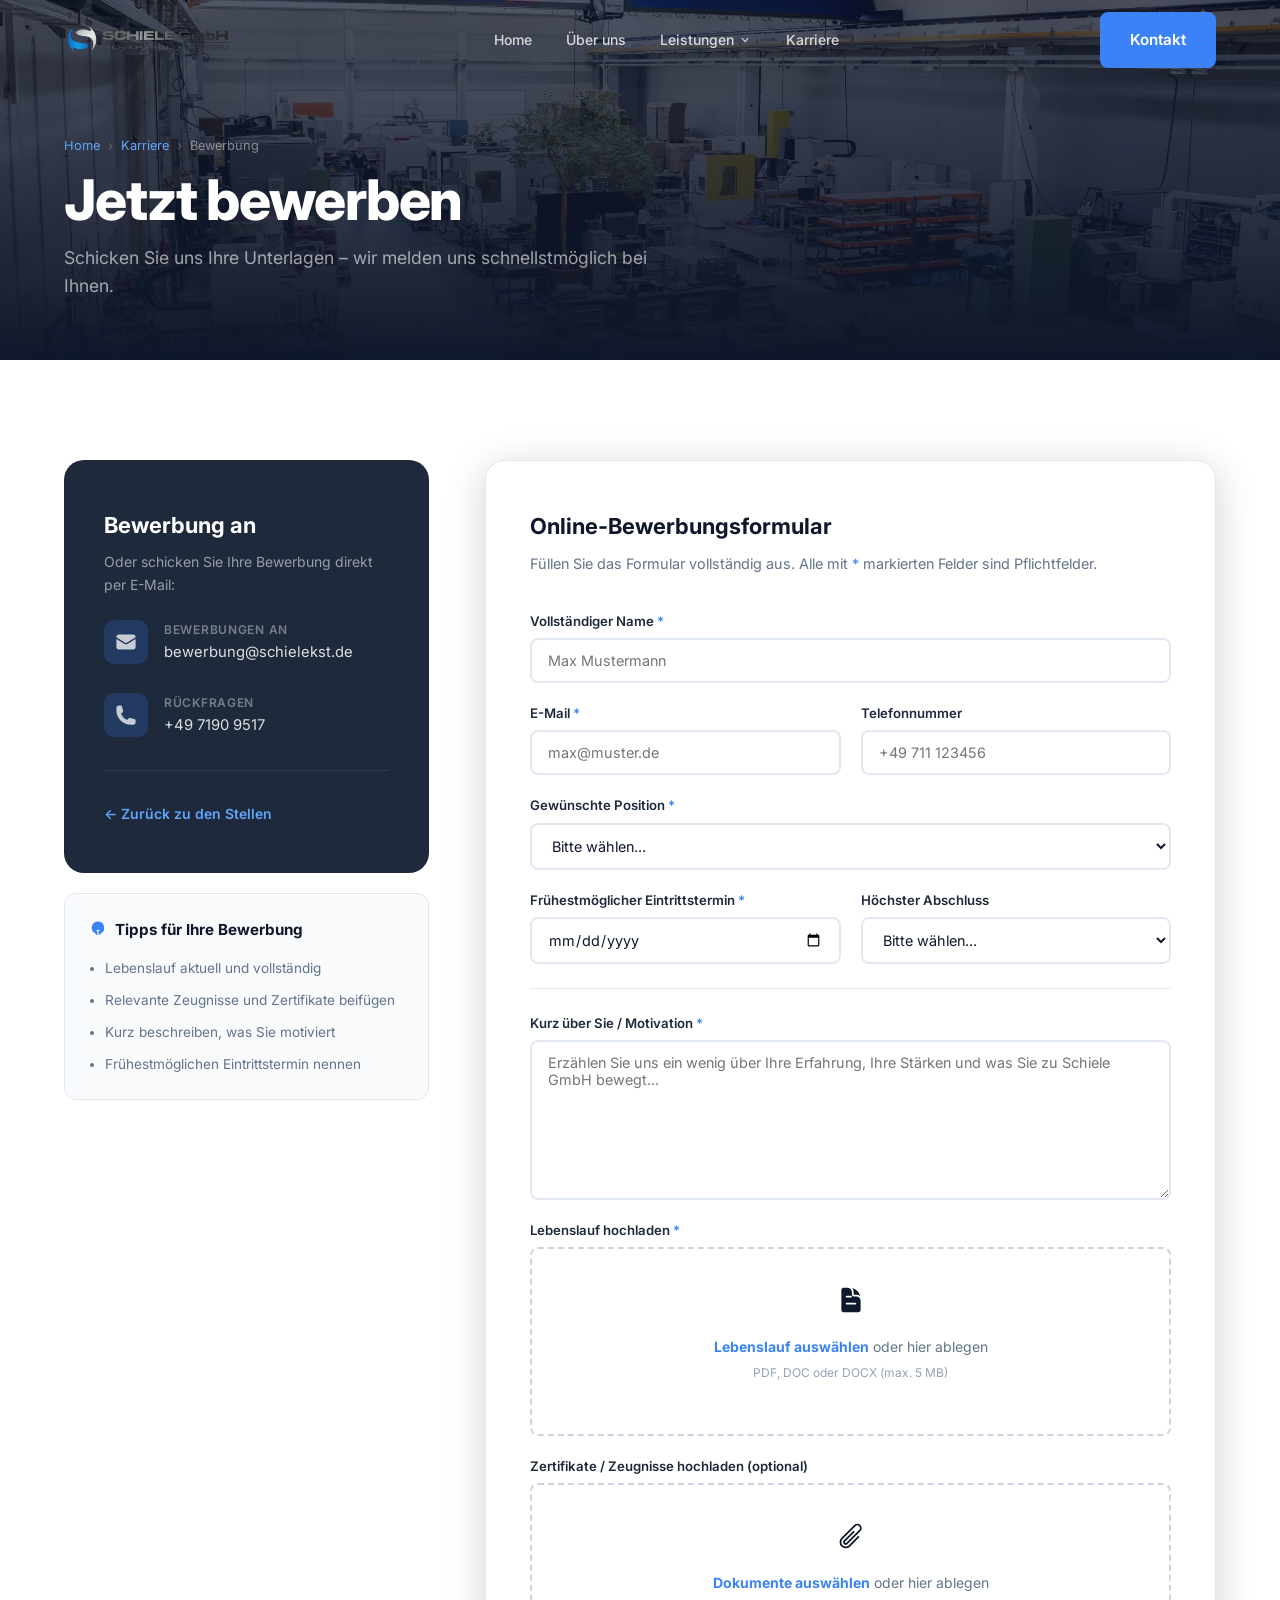
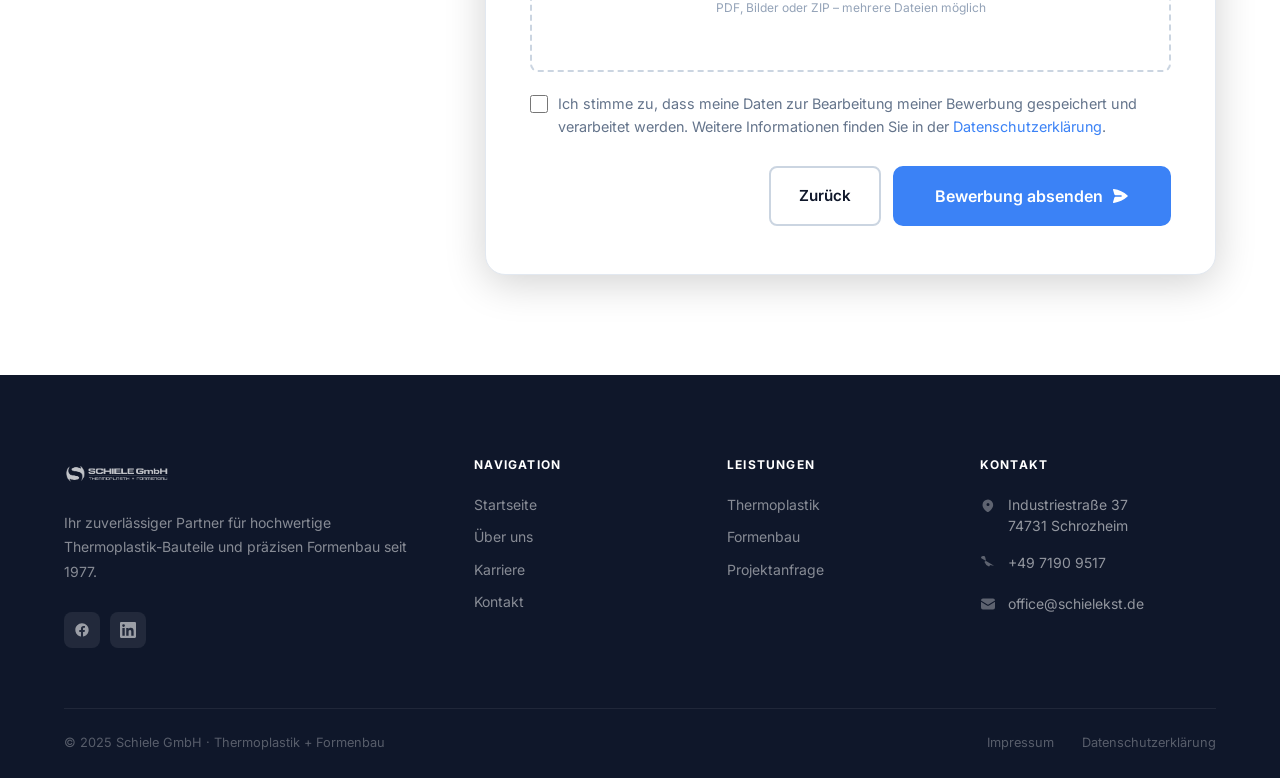
<file: bewerbung.html>
<!DOCTYPE html>
<html lang="de">
<head>
  <meta charset="UTF-8">
  <meta name="viewport" content="width=device-width, initial-scale=1.0">
  <title>Bewerbung – Schiele GmbH | Jetzt bewerben</title>
  <meta name="description" content="Bewerben Sie sich jetzt bei Schiele GmbH in Schrozheim. Offene Stellen für Werkzeugmechaniker, Kunststofftechniker und Auszubildende.">
  <link rel="stylesheet" href="css/style.css">
  <link rel="preconnect" href="https://fonts.googleapis.com">
  <link rel="preconnect" href="https://fonts.gstatic.com" crossorigin>
  <link href="https://fonts.googleapis.com/css2?family=Inter:wght@300;400;500;600;700;800;900&display=swap" rel="stylesheet">
</head>
<body>

<!-- ===== NAVBAR ===== -->
<nav class="navbar" id="navbar">
  <div class="container">
    <div class="navbar-inner">
      <a href="index.html" class="navbar-logo">
        <img src="Images/schiele_logo.png" alt="Schiele GmbH">
      </a>
      <ul class="navbar-links">
        <li><a href="index.html">Home</a></li>
        <li><a href="ueber-uns.html">Über uns</a></li>
        <li class="nav-dropdown">
          <a href="#" class="dropdown-toggle">Leistungen <svg viewBox="0 0 20 20" fill="currentColor" width="14" height="14"><path fill-rule="evenodd" d="M5.23 7.21a.75.75 0 011.06.02L10 11.168l3.71-3.938a.75.75 0 111.08 1.04l-4.25 4.5a.75.75 0 01-1.08 0l-4.25-4.5a.75.75 0 01.02-1.06z" clip-rule="evenodd"/></svg></a>
          <div class="nav-dropdown-menu">
            <a href="leistungen/thermoplastik.html">
              <span class="dd-icon" style="color:var(--accent-light)"><svg viewBox="0 0 24 24" fill="currentColor" width="20" height="20"><path d="M12.378 1.602a.75.75 0 00-.756 0L3 6.632l9 5.25 9-5.25-8.622-5.03zM21.75 7.93l-9 5.25v9l8.628-5.032a.75.75 0 00.372-.648V7.93zM11.25 22.18v-9l-9-5.25v8.57a.75.75 0 00.372.648l8.628 5.033z"/></svg></span>
              <span class="dd-text"><strong>Thermoplastik</strong><span>Kunststoffteile nach Maß</span></span>
            </a>
            <a href="leistungen/formenbau.html">
              <span class="dd-icon" style="color:var(--accent-light)"><svg viewBox="0 0 24 24" fill="currentColor" width="20" height="20"><path fill-rule="evenodd" d="M11.078 2.25c-.917 0-1.699.663-1.85 1.567L9.05 4.889c-.02.12-.115.26-.297.348a7.493 7.493 0 00-.986.57c-.166.115-.334.126-.45.083L6.3 5.508a1.875 1.875 0 00-2.282.819l-.922 1.597a1.875 1.875 0 00.432 2.385l.84.692c.095.078.17.229.154.43a7.598 7.598 0 000 1.139c.015.2-.059.352-.153.43l-.841.692a1.875 1.875 0 00-.432 2.385l.922 1.597a1.875 1.875 0 002.282.818l1.019-.382c.115-.043.283-.031.45.082.312.214.641.405.985.57.182.088.277.228.297.35l.178 1.071c.151.904.933 1.567 1.85 1.567h1.844c.916 0 1.699-.663 1.85-1.567l.178-1.072c.02-.12.114-.26.297-.349.344-.165.673-.356.985-.57.167-.114.335-.125.45-.082l1.02.382a1.875 1.875 0 002.28-.819l.923-1.597a1.875 1.875 0 00-.432-2.385l-.84-.692c-.095-.078-.17-.229-.154-.43a7.614 7.614 0 000-1.139c-.016-.2.059-.352.153-.43l.84-.692c.708-.582.891-1.59.433-2.385l-.922-1.597a1.875 1.875 0 00-2.282-.818l-1.02.382c-.114.043-.282.031-.449-.083a7.49 7.49 0 00-.985-.57c-.183-.087-.277-.227-.297-.348l-.179-1.072a1.875 1.875 0 00-1.85-1.567h-1.843zM12 15.75a3.75 3.75 0 100-7.5 3.75 3.75 0 000 7.5z" clip-rule="evenodd"/></svg></span>
              <span class="dd-text"><strong>Formenbau</strong><span>Von der Idee zum Werkzeug</span></span>
            </a>
          </div>
        </li>
        <li><a href="karriere.html">Karriere</a></li>
      </ul>
      <div class="navbar-cta"><a href="kontakt.html" class="btn btn-primary">Kontakt</a></div>
      <button class="hamburger" id="hamburger"><span></span><span></span><span></span></button>
    </div>
  </div>
</nav>
<div class="mobile-nav" id="mobileNav">
  <button class="mobile-nav-close" id="mobileClose">✕</button>
  <a href="index.html">Home</a>
  <a href="ueber-uns.html">Über uns</a>
  <div class="mobile-nav-section">
    <div class="mobile-nav-label">Leistungen</div>
    <a href="leistungen/thermoplastik.html" style="font-size:1rem;padding:10px 0 10px 16px;">→&nbsp; Thermoplastik</a>
    <a href="leistungen/formenbau.html" style="font-size:1rem;padding:10px 0 10px 16px;">→&nbsp; Formenbau</a>
  </div>
  <a href="karriere.html">Karriere</a>
  <a href="kontakt.html" class="btn btn-primary btn-lg" style="margin-top:32px;justify-content:center;">Kontakt aufnehmen</a>
</div>

<!-- ===== PAGE HERO ===== -->
<section class="page-hero" style="min-height:360px">
  <div class="page-hero-bg" style="background-image: url('Images/moulds_halle__2_.jpg')"></div>
  <div class="page-hero-overlay"></div>
  <div class="container" style="width:100%">
    <div class="page-hero-content">
      <nav class="breadcrumb">
        <a href="index.html">Home</a>
        <span class="breadcrumb-sep">›</span>
        <a href="karriere.html">Karriere</a>
        <span class="breadcrumb-sep">›</span>
        <span>Bewerbung</span>
      </nav>
      <h1>Jetzt bewerben</h1>
      <p class="page-subtitle">Schicken Sie uns Ihre Unterlagen – wir melden uns schnellstmöglich bei Ihnen.</p>
    </div>
  </div>
</section>

<!-- ===== APPLICATION FORM ===== -->
<section class="section">
  <div class="container">
    <div style="display:grid;grid-template-columns:1fr 2fr;gap:56px;align-items:flex-start">

      <!-- Info Sidebar -->
      <div class="fade-up">
        <div class="contact-info-card" style="margin-bottom:20px">
          <h3>Bewerbung an</h3>
          <p style="font-size:.875rem;margin-bottom:24px">Oder schicken Sie Ihre Bewerbung direkt per E-Mail:</p>
          <div class="contact-item">
            <div class="contact-item-icon">
              <svg viewBox="0 0 24 24" fill="currentColor" width="22" height="22"><path d="M1.5 8.67v8.58a3 3 0 003 3h15a3 3 0 003-3V8.67l-8.928 5.493a3 3 0 01-3.144 0L1.5 8.67z"/><path d="M22.5 6.908V6.75a3 3 0 00-3-3h-15a3 3 0 00-3 3v.158l9.714 5.978a1.5 1.5 0 001.572 0L22.5 6.908z"/></svg>
            </div>
            <div>
              <div class="contact-item-label">Bewerbungen an</div>
              <div class="contact-item-value"><a href="mailto:bewerbung@schielekst.de">bewerbung@schielekst.de</a></div>
            </div>
          </div>
          <div class="contact-item">
            <div class="contact-item-icon">
              <svg viewBox="0 0 24 24" fill="currentColor" width="22" height="22"><path fill-rule="evenodd" d="M1.5 4.5a3 3 0 013-3h1.372c.86 0 1.61.586 1.819 1.42l1.105 4.423a1.875 1.875 0 01-.694 1.955l-1.293.97c-.135.101-.164.249-.126.352a11.285 11.285 0 006.697 6.697c.103.038.25.009.352-.126l.97-1.293a1.875 1.875 0 011.955-.694l4.423 1.105c.834.209 1.42.959 1.42 1.82V19.5a3 3 0 01-3 3h-2.25C8.552 22.5 1.5 15.448 1.5 6.75V4.5z" clip-rule="evenodd"/></svg>
            </div>
            <div>
              <div class="contact-item-label">Rückfragen</div>
              <div class="contact-item-value"><a href="tel:+4971909517">+49 7190 9517</a></div>
            </div>
          </div>
          <div class="contact-divider"></div>
          <a href="karriere.html" style="display:flex;align-items:center;gap:8px;color:var(--accent-light);font-size:.875rem;font-weight:600">
            ← Zurück zu den Stellen
          </a>
        </div>

        <div style="background:var(--gray-50);border-radius:var(--radius);padding:24px;border:1px solid var(--gray-200)">
          <h4 style="font-size:.95rem;margin-bottom:16px;display:flex;align-items:center;gap:8px">
            <svg viewBox="0 0 24 24" fill="currentColor" width="18" height="18" style="color:var(--accent)"><path d="M12 .75a8.25 8.25 0 00-4.135 15.39c.686.398 1.115 1.008 1.134 1.623a.75.75 0 00.577.706c.352.083.71.148 1.074.195.323.041.6-.218.6-.544v-4.661a6.714 6.714 0 01-.937-.171.75.75 0 11.374-1.453 5.261 5.261 0 002.626 0 .75.75 0 11.374 1.452 6.712 6.712 0 01-.937.172v4.66c0 .327.277.586.6.545.364-.047.722-.112 1.074-.195a.75.75 0 00.577-.706c.02-.615.448-1.225 1.134-1.623A8.25 8.25 0 0012 .75z"/></svg>
            Tipps für Ihre Bewerbung
          </h4>
          <ul style="display:flex;flex-direction:column;gap:10px;padding-left:16px;font-size:.85rem;color:var(--gray-500);list-style:disc">
            <li>Lebenslauf aktuell und vollständig</li>
            <li>Relevante Zeugnisse und Zertifikate beifügen</li>
            <li>Kurz beschreiben, was Sie motiviert</li>
            <li>Frühestmöglichen Eintrittstermin nennen</li>
          </ul>
        </div>
      </div>

      <!-- Form -->
      <div class="fade-up">
        <div class="form-card">
          <h3>Online-Bewerbungsformular</h3>
          <p>Füllen Sie das Formular vollständig aus. Alle mit <span style="color:var(--accent)">*</span> markierten Felder sind Pflichtfelder.</p>

          <form action="#" method="POST" class="validated" enctype="multipart/form-data">
            <div class="form-grid">

              <!-- Name -->
              <div class="form-group full">
                <label class="form-label" for="fullname">Vollständiger Name <span class="req">*</span></label>
                <input type="text" id="fullname" name="fullname" class="form-input" placeholder="Max Mustermann" required>
              </div>

              <!-- Email & Phone -->
              <div class="form-group">
                <label class="form-label" for="bew-email">E-Mail <span class="req">*</span></label>
                <input type="email" id="bew-email" name="email" class="form-input" placeholder="max@muster.de" required>
              </div>
              <div class="form-group">
                <label class="form-label" for="bew-telefon">Telefonnummer</label>
                <input type="tel" id="bew-telefon" name="telefon" class="form-input" placeholder="+49 711 123456">
              </div>

              <!-- Position -->
              <div class="form-group full">
                <label class="form-label" for="position">Gewünschte Position <span class="req">*</span></label>
                <select id="position" name="position" class="form-select" required>
                  <option value="" disabled selected>Bitte wählen...</option>
                  <option value="werkzeugmechaniker">Werkzeugmechaniker/in – Vorrichtungstechnologie / Formenbau</option>
                  <option value="kunststofftechniker">Kunststoff- und Verfahrensmechaniker/in Spritzguss</option>
                  <option value="produktionsmitarbeiter">Produktionsmitarbeiter/in Kunststoffverarbeitung</option>
                  <option value="ausbildung-werkzeugmechaniker">Ausbildung: Werkzeugmechaniker/in</option>
                  <option value="ausbildung-kunststofftechnik">Ausbildung: Verfahrensmechaniker/in Kunststofftechnik</option>
                  <option value="initiativ">Initiativbewerbung / Sonstiges</option>
                </select>
              </div>

              <!-- Eintrittstermin -->
              <div class="form-group">
                <label class="form-label" for="eintrittstermin">Frühestmöglicher Eintrittstermin <span class="req">*</span></label>
                <input type="date" id="eintrittstermin" name="eintrittstermin" class="form-input" required>
              </div>

              <!-- Ausbildungsabschluss -->
              <div class="form-group">
                <label class="form-label" for="abschluss">Höchster Abschluss</label>
                <select id="abschluss" name="abschluss" class="form-select">
                  <option value="" disabled selected>Bitte wählen...</option>
                  <option>Hauptschulabschluss</option>
                  <option>Mittlere Reife</option>
                  <option>Abitur / Fachabitur</option>
                  <option>Ausbildung abgeschlossen</option>
                  <option>Studium abgeschlossen</option>
                </select>
              </div>

              <div class="form-divider"></div>

              <!-- Über dich -->
              <div class="form-group full">
                <label class="form-label" for="motivation">Kurz über Sie / Motivation <span class="req">*</span></label>
                <textarea id="motivation" name="motivation" class="form-textarea" placeholder="Erzählen Sie uns ein wenig über Ihre Erfahrung, Ihre Stärken und was Sie zu Schiele GmbH bewegt..." required style="min-height:160px"></textarea>
              </div>

              <!-- Lebenslauf -->
              <div class="form-group full">
                <label class="form-label">Lebenslauf hochladen <span class="req">*</span></label>
                <div class="file-upload">
                  <input type="file" name="lebenslauf" accept=".pdf,.doc,.docx" required>
                  <div class="file-upload-icon">
                    <svg viewBox="0 0 24 24" fill="currentColor" width="28" height="28"><path fill-rule="evenodd" d="M5.625 1.5c-1.036 0-1.875.84-1.875 1.875v17.25c0 1.035.84 1.875 1.875 1.875h12.75c1.035 0 1.875-.84 1.875-1.875V12.75A3.75 3.75 0 0016.5 9h-1.875a1.875 1.875 0 01-1.875-1.875V5.25A3.75 3.75 0 009 1.5H5.625zM7.5 15a.75.75 0 01.75-.75h7.5a.75.75 0 010 1.5h-7.5A.75.75 0 017.5 15zm.75-6.75a.75.75 0 000 1.5H12a.75.75 0 000-1.5H8.25z" clip-rule="evenodd"/><path d="M12.971 1.816A5.23 5.23 0 0114.25 5.25v1.875c0 .207.168.375.375.375H16.5a5.23 5.23 0 013.434 1.279 9.768 9.768 0 00-6.963-6.963z"/></svg>
                  </div>
                  <p class="file-upload-text"><strong>Lebenslauf auswählen</strong> oder hier ablegen</p>
                  <p style="font-size:.75rem;color:var(--gray-400);margin-top:4px">PDF, DOC oder DOCX (max. 5 MB)</p>
                  <p class="file-name"></p>
                </div>
              </div>

              <!-- Zeugnisse -->
              <div class="form-group full">
                <label class="form-label">Zertifikate / Zeugnisse hochladen (optional)</label>
                <div class="file-upload">
                  <input type="file" name="zeugnisse" accept=".pdf,.jpg,.png,.zip" multiple>
                  <div class="file-upload-icon">
                    <svg viewBox="0 0 24 24" fill="currentColor" width="28" height="28"><path fill-rule="evenodd" d="M18.97 3.659a2.25 2.25 0 00-3.182 0l-10.94 10.94a3.75 3.75 0 105.304 5.303l7.693-7.693a.75.75 0 011.06 1.06l-7.693 7.693a5.25 5.25 0 11-7.424-7.424l10.939-10.94a3.75 3.75 0 115.303 5.304L9.097 18.835l-.008.008-.007.007-.002.002-.003.002A2.25 2.25 0 015.91 15.66l7.81-7.81a.75.75 0 011.061 1.06l-7.81 7.81a.75.75 0 001.054 1.068L18.97 6.84a2.25 2.25 0 000-3.182z" clip-rule="evenodd"/></svg>
                  </div>
                  <p class="file-upload-text"><strong>Dokumente auswählen</strong> oder hier ablegen</p>
                  <p style="font-size:.75rem;color:var(--gray-400);margin-top:4px">PDF, Bilder oder ZIP – mehrere Dateien möglich</p>
                  <p class="file-name"></p>
                </div>
              </div>

              <!-- Privacy -->
              <div class="privacy-note">
                <label class="form-check" style="align-items:flex-start">
                  <input type="checkbox" name="datenschutz" required style="margin-top:3px">
                  <span>Ich stimme zu, dass meine Daten zur Bearbeitung meiner Bewerbung gespeichert und verarbeitet werden. Weitere Informationen finden Sie in der <a href="#">Datenschutzerklärung</a>.</span>
                </label>
              </div>

              <!-- Submit -->
              <div class="form-submit">
                <a href="karriere.html" class="btn btn-outline-dark">Zurück</a>
                <button type="submit" class="btn btn-primary btn-lg">
                  Bewerbung absenden
                  <svg viewBox="0 0 20 20" fill="currentColor" width="18" height="18"><path d="M3.105 2.289a.75.75 0 00-.826.95l1.414 4.925A1.5 1.5 0 005.135 9.25h6.115a.75.75 0 010 1.5H5.135a1.5 1.5 0 00-1.442 1.086l-1.414 4.926a.75.75 0 00.826.95 28.896 28.896 0 0015.293-7.154.75.75 0 000-1.115A28.897 28.897 0 003.105 2.289z"/></svg>
                </button>
              </div>

            </div>
          </form>
        </div>
      </div>

    </div>
  </div>
</section>

<!-- ===== FOOTER ===== -->
<footer class="footer">
  <div class="footer-main">
    <div class="container">
      <div class="footer-grid">
        <div>
          <img src="Images/schiele_logo.png" alt="Schiele GmbH" class="footer-logo">
          <p class="footer-about">Ihr zuverlässiger Partner für hochwertige Thermoplastik-Bauteile und präzisen Formenbau seit 1977.</p>
          <div class="footer-social">
            <a href="#" aria-label="Facebook"><svg viewBox="0 0 24 24" fill="currentColor" width="16" height="16"><path fill-rule="evenodd" d="M22 12c0-5.523-4.477-10-10-10S2 6.477 2 12c0 4.991 3.657 9.128 8.438 9.878v-6.987h-2.54V12h2.54V9.797c0-2.506 1.492-3.89 3.777-3.89 1.094 0 2.238.195 2.238.195v2.46h-1.26c-1.243 0-1.63.771-1.63 1.562V12h2.773l-.443 2.89h-2.33v6.988C18.343 21.128 22 16.991 22 12z" clip-rule="evenodd"/></svg></a>
            <a href="#" aria-label="LinkedIn"><svg viewBox="0 0 24 24" fill="currentColor" width="16" height="16"><path d="M20.447 20.452h-3.554v-5.569c0-1.328-.027-3.037-1.852-3.037-1.853 0-2.136 1.445-2.136 2.939v5.667H9.351V9h3.414v1.561h.046c.477-.9 1.637-1.85 3.37-1.85 3.601 0 4.267 2.37 4.267 5.455v6.286zM5.337 7.433a2.062 2.062 0 01-2.063-2.065 2.064 2.064 0 112.063 2.065zm1.782 13.019H3.555V9h3.564v11.452zM22.225 0H1.771C.792 0 0 .774 0 1.729v20.542C0 23.227.792 24 1.771 24h20.451C23.2 24 24 23.227 24 22.271V1.729C24 .774 23.2 0 22.222 0h.003z"/></svg></a>
          </div>
        </div>
        <div class="footer-col"><h5>Navigation</h5><ul class="footer-links"><li><a href="index.html">Startseite</a></li><li><a href="ueber-uns.html">Über uns</a></li><li><a href="karriere.html">Karriere</a></li><li><a href="kontakt.html">Kontakt</a></li></ul></div>
        <div class="footer-col"><h5>Leistungen</h5><ul class="footer-links"><li><a href="leistungen/thermoplastik.html">Thermoplastik</a></li><li><a href="leistungen/formenbau.html">Formenbau</a></li><li><a href="kontakt.html">Projektanfrage</a></li></ul></div>
        <div class="footer-col">
          <h5>Kontakt</h5>
          <div class="footer-contact-list">
            <div class="footer-contact-item">
              <span class="icon"><svg viewBox="0 0 24 24" fill="currentColor" width="16" height="16"><path fill-rule="evenodd" d="M11.54 22.351l.07.04.028.016a.76.76 0 00.723 0l.028-.015.071-.041a16.975 16.975 0 001.144-.742 19.58 19.58 0 002.683-2.282c1.944-2.013 3.5-4.619 3.5-7.327A8.25 8.25 0 0012 3.75a8.25 8.25 0 00-8.25 8.25c0 2.708 1.556 5.314 3.5 7.327a19.58 19.58 0 002.683 2.282 16.975 16.975 0 001.144.742zM12 13.5a2.25 2.25 0 100-4.5 2.25 2.25 0 000 4.5z" clip-rule="evenodd"/></svg></span>
              <span>Industriestraße 37<br>74731 Schrozheim</span>
            </div>
            <div class="footer-contact-item">
              <span class="icon"><svg viewBox="0 0 24 24" fill="currentColor" width="16" height="16"><path fill-rule="evenodd" d="M1.5 4.5a3 3 0 013-3h1.372c.86 0 1.61.586 1.819 1.42l1.105 4.423a1.875 1.875 0 01-.694 1.955l-1.293.97c-.135.101-.164.249-.126.352a11.285 11.285 0 006.697 6.697c.103.038.25.009.352-.126l.97-1.293a1.875 1.875 0 011.955-.694l4.423 1.105c.834.209 1.42.959 1.82V19.5a3 3 0 01-3 3h-2.25C8.552 22.5 1.5 15.448 1.5 6.75V4.5z" clip-rule="evenodd"/></svg></span>
              <a href="tel:+4971909517">+49 7190 9517</a>
            </div>
            <div class="footer-contact-item">
              <span class="icon"><svg viewBox="0 0 24 24" fill="currentColor" width="16" height="16"><path d="M1.5 8.67v8.58a3 3 0 003 3h15a3 3 0 003-3V8.67l-8.928 5.493a3 3 0 01-3.144 0L1.5 8.67z"/><path d="M22.5 6.908V6.75a3 3 0 00-3-3h-15a3 3 0 00-3 3v.158l9.714 5.978a1.5 1.5 0 001.572 0L22.5 6.908z"/></svg></span>
              <a href="mailto:office@schielekst.de">office@schielekst.de</a>
            </div>
          </div>
        </div>
      </div>
    </div>
  </div>
  <div class="container">
    <div class="footer-bottom">
      <p class="footer-bottom-left">© 2025 Schiele GmbH · Thermoplastik + Formenbau</p>
      <div class="footer-bottom-right"><a href="#">Impressum</a><a href="#">Datenschutzerklärung</a></div>
    </div>
  </div>
</footer>

<script src="js/main.js"></script>
</body>
</html>
</file>
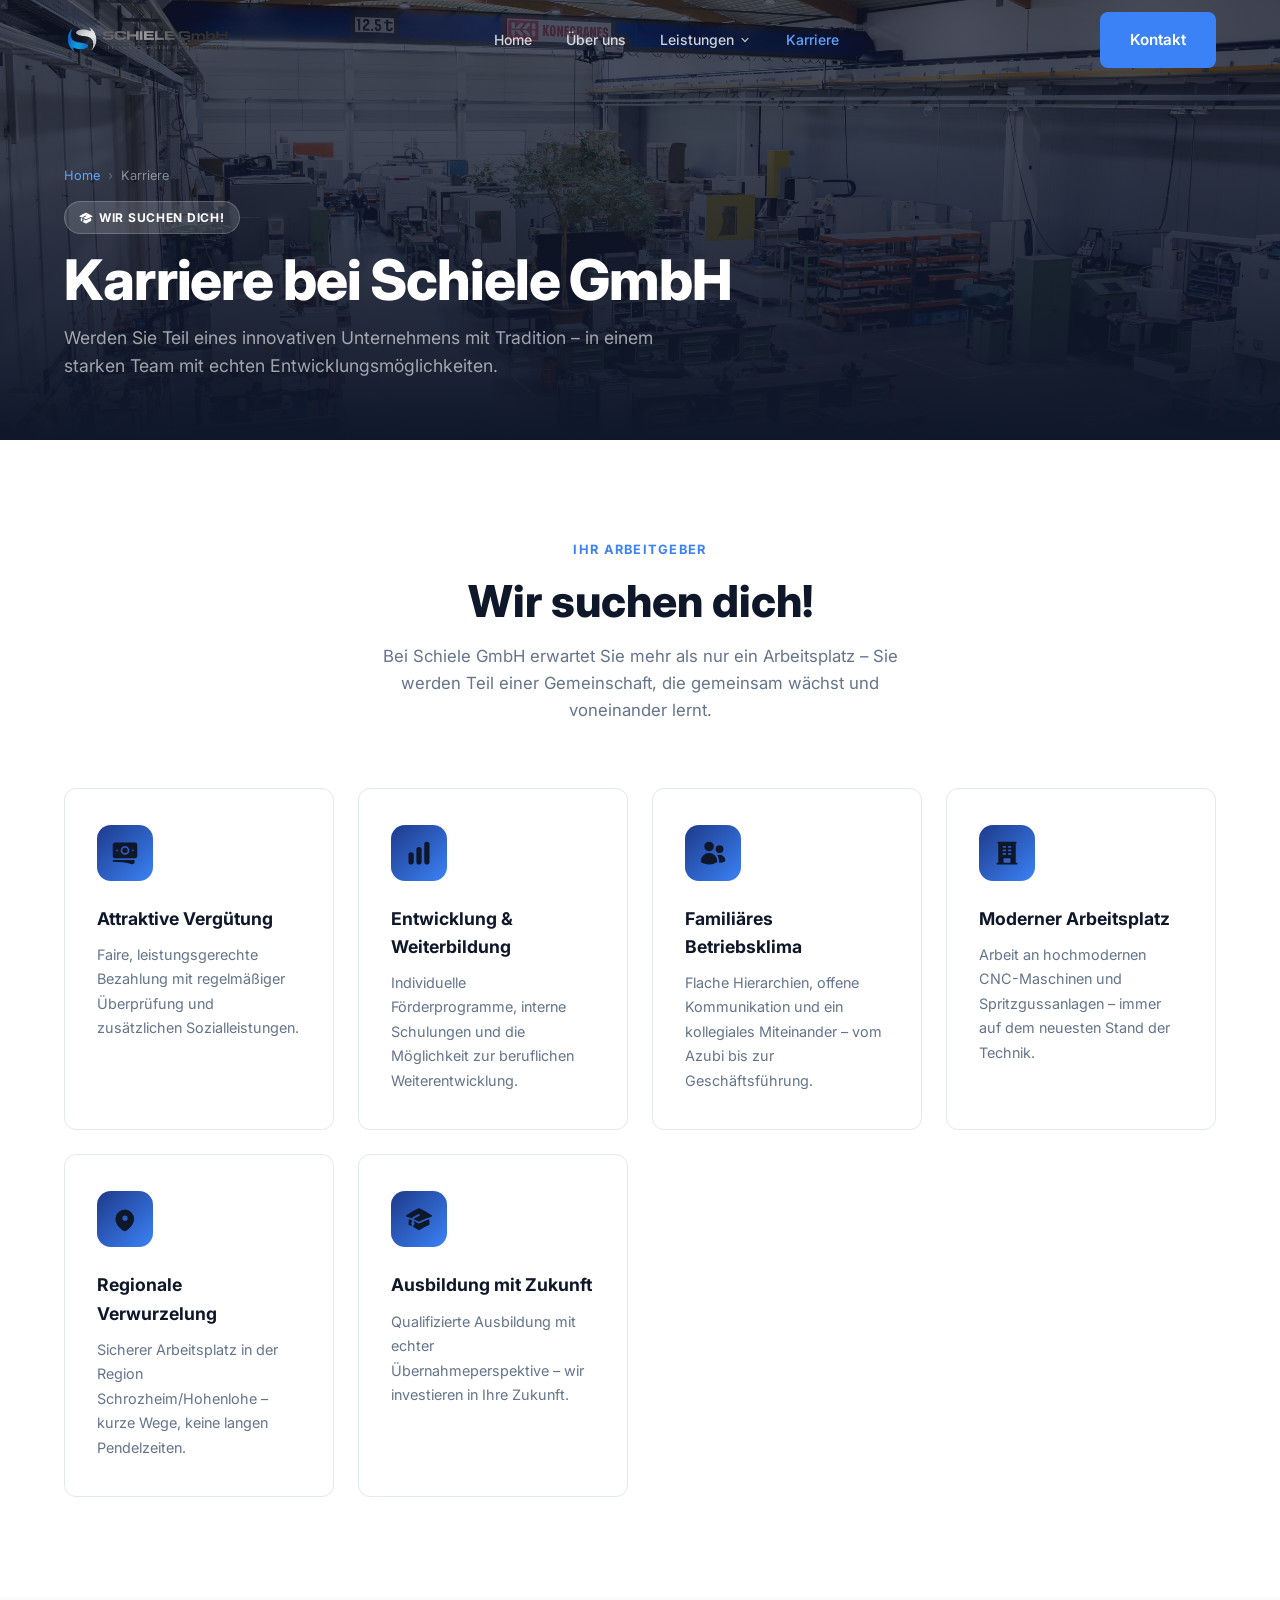
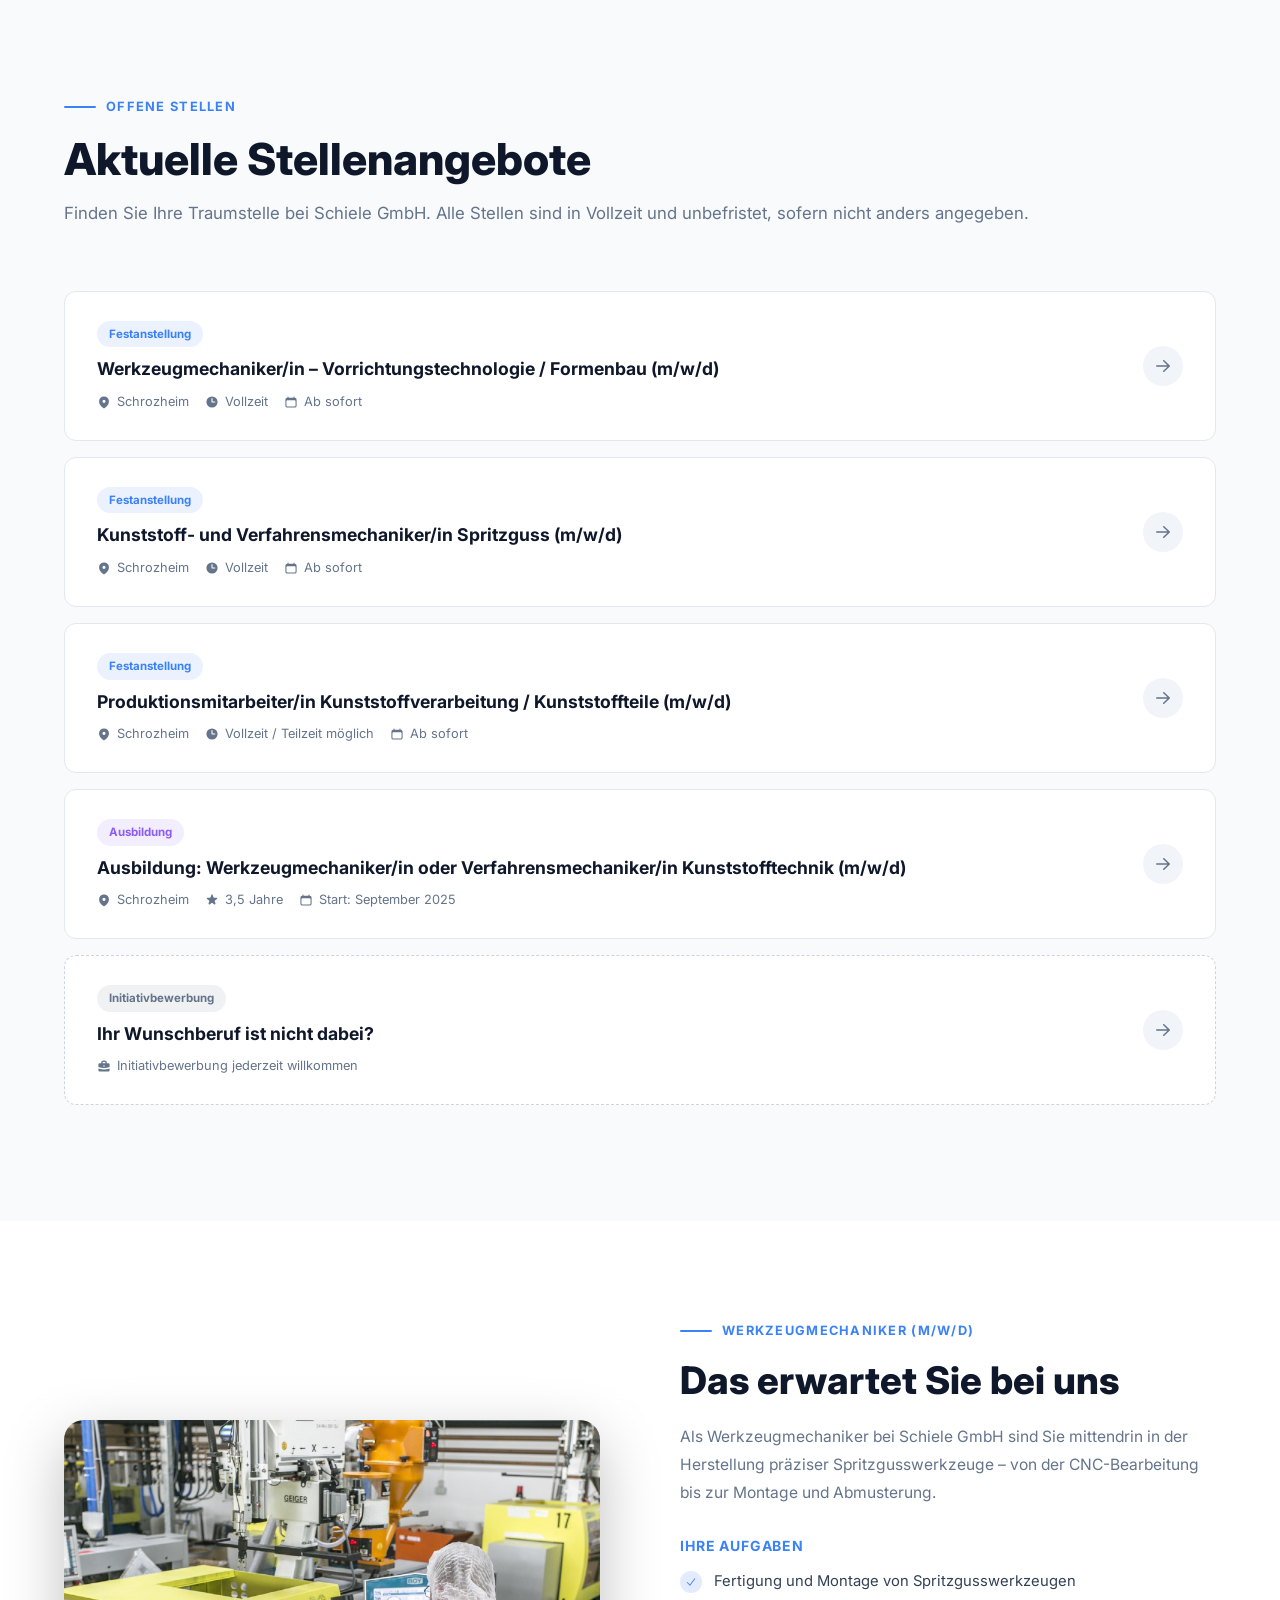
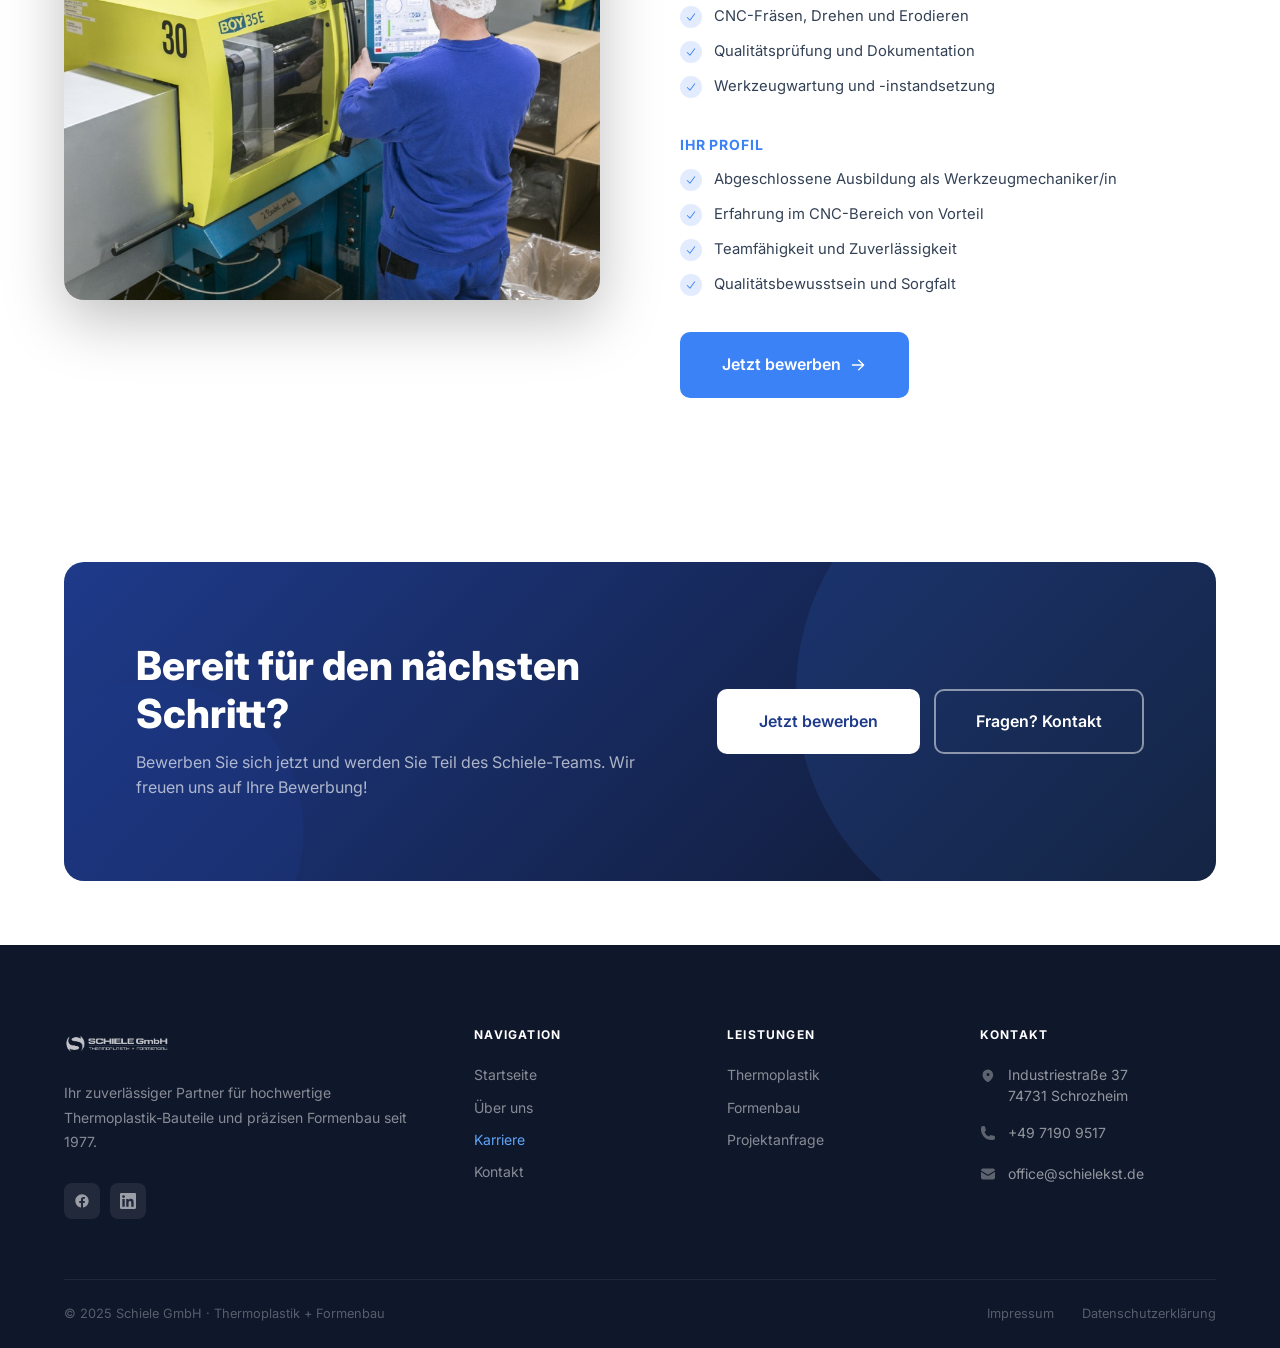
<file: karriere.html>
<!DOCTYPE html>
<html lang="de">
<head>
  <meta charset="UTF-8">
  <meta name="viewport" content="width=device-width, initial-scale=1.0">
  <title>Karriere – Schiele GmbH | Offene Stellen & Ausbildung</title>
  <meta name="description" content="Starten Sie Ihre Karriere bei Schiele GmbH in Schrozheim. Wir suchen Werkzeugmechaniker, Kunststofftechniker und weitere Fachkräfte.">
  <link rel="stylesheet" href="css/style.css">
  <link rel="preconnect" href="https://fonts.googleapis.com">
  <link rel="preconnect" href="https://fonts.gstatic.com" crossorigin>
  <link href="https://fonts.googleapis.com/css2?family=Inter:wght@300;400;500;600;700;800;900&display=swap" rel="stylesheet">
</head>
<body>

<!-- ===== NAVBAR ===== -->
<nav class="navbar" id="navbar">
  <div class="container">
    <div class="navbar-inner">
      <a href="index.html" class="navbar-logo">
        <img src="Images/schiele_logo.png" alt="Schiele GmbH">
      </a>
      <ul class="navbar-links">
        <li><a href="index.html">Home</a></li>
        <li><a href="ueber-uns.html">Über uns</a></li>
        <li class="nav-dropdown">
          <a href="#" class="dropdown-toggle">Leistungen <svg viewBox="0 0 20 20" fill="currentColor" width="14" height="14"><path fill-rule="evenodd" d="M5.23 7.21a.75.75 0 011.06.02L10 11.168l3.71-3.938a.75.75 0 111.08 1.04l-4.25 4.5a.75.75 0 01-1.08 0l-4.25-4.5a.75.75 0 01.02-1.06z" clip-rule="evenodd"/></svg></a>
          <div class="nav-dropdown-menu">
            <a href="leistungen/thermoplastik.html">
              <span class="dd-icon" style="color:var(--accent-light)"><svg viewBox="0 0 24 24" fill="currentColor" width="20" height="20"><path d="M12.378 1.602a.75.75 0 00-.756 0L3 6.632l9 5.25 9-5.25-8.622-5.03zM21.75 7.93l-9 5.25v9l8.628-5.032a.75.75 0 00.372-.648V7.93zM11.25 22.18v-9l-9-5.25v8.57a.75.75 0 00.372.648l8.628 5.033z"/></svg></span>
              <span class="dd-text"><strong>Thermoplastik</strong><span>Kunststoffteile nach Maß</span></span>
            </a>
            <a href="leistungen/formenbau.html">
              <span class="dd-icon" style="color:var(--accent-light)"><svg viewBox="0 0 24 24" fill="currentColor" width="20" height="20"><path fill-rule="evenodd" d="M11.078 2.25c-.917 0-1.699.663-1.85 1.567L9.05 4.889c-.02.12-.115.26-.297.348a7.493 7.493 0 00-.986.57c-.166.115-.334.126-.45.083L6.3 5.508a1.875 1.875 0 00-2.282.819l-.922 1.597a1.875 1.875 0 00.432 2.385l.84.692c.095.078.17.229.154.43a7.598 7.598 0 000 1.139c.015.2-.059.352-.153.43l-.841.692a1.875 1.875 0 00-.432 2.385l.922 1.597a1.875 1.875 0 002.282.818l1.019-.382c.115-.043.283-.031.45.082.312.214.641.405.985.57.182.088.277.228.297.35l.178 1.071c.151.904.933 1.567 1.85 1.567h1.844c.916 0 1.699-.663 1.85-1.567l.178-1.072c.02-.12.114-.26.297-.349.344-.165.673-.356.985-.57.167-.114.335-.125.45-.082l1.02.382a1.875 1.875 0 002.28-.819l.923-1.597a1.875 1.875 0 00-.432-2.385l-.84-.692c-.095-.078-.17-.229-.154-.43a7.614 7.614 0 000-1.139c-.016-.2.059-.352.153-.43l.84-.692c.708-.582.891-1.59.433-2.385l-.922-1.597a1.875 1.875 0 00-2.282-.818l-1.02.382c-.114.043-.282.031-.449-.083a7.49 7.49 0 00-.985-.57c-.183-.087-.277-.227-.297-.348l-.179-1.072a1.875 1.875 0 00-1.85-1.567h-1.843zM12 15.75a3.75 3.75 0 100-7.5 3.75 3.75 0 000 7.5z" clip-rule="evenodd"/></svg></span>
              <span class="dd-text"><strong>Formenbau</strong><span>Von der Idee zum Werkzeug</span></span>
            </a>
          </div>
        </li>
        <li><a href="karriere.html">Karriere</a></li>
      </ul>
      <div class="navbar-cta"><a href="kontakt.html" class="btn btn-primary">Kontakt</a></div>
      <button class="hamburger" id="hamburger"><span></span><span></span><span></span></button>
    </div>
  </div>
</nav>
<div class="mobile-nav" id="mobileNav">
  <button class="mobile-nav-close" id="mobileClose">✕</button>
  <a href="index.html">Home</a>
  <a href="ueber-uns.html">Über uns</a>
  <div class="mobile-nav-section">
    <div class="mobile-nav-label">Leistungen</div>
    <a href="leistungen/thermoplastik.html" style="font-size:1rem;padding:10px 0 10px 16px;">→&nbsp; Thermoplastik</a>
    <a href="leistungen/formenbau.html" style="font-size:1rem;padding:10px 0 10px 16px;">→&nbsp; Formenbau</a>
  </div>
  <a href="karriere.html">Karriere</a>
  <a href="kontakt.html" class="btn btn-primary btn-lg" style="margin-top:32px;justify-content:center;">Kontakt aufnehmen</a>
</div>

<!-- ===== PAGE HERO ===== -->
<section class="page-hero">
  <div class="page-hero-bg" style="background-image: url('Images/moulds_halle__2_.jpg')"></div>
  <div class="page-hero-overlay"></div>
  <div class="container" style="width:100%">
    <div class="page-hero-content">
      <nav class="breadcrumb">
        <a href="index.html">Home</a>
        <span class="breadcrumb-sep">›</span>
        <span>Karriere</span>
      </nav>
      <span class="badge badge-white" style="margin-bottom:16px;display:inline-flex;align-items:center;gap:6px">
        <svg viewBox="0 0 24 24" fill="currentColor" width="14" height="14"><path d="M11.7 2.805a.75.75 0 01.6 0A60.65 60.65 0 0122.83 8.72a.75.75 0 01-.231 1.337 49.949 49.949 0 00-9.902 3.912l-.003.002-.34.18a.75.75 0 01-.707 0A50.009 50.009 0 007.5 12.174v-.224c0-.131.067-.248.172-.311a54.614 54.614 0 014.653-2.52.75.75 0 00-.65-1.352 56.129 56.129 0 00-4.78 2.589 1.858 1.858 0 00-.859 1.228 49.803 49.803 0 00-4.634-1.527.75.75 0 01-.231-1.337A60.653 60.653 0 0111.7 2.805z"/><path d="M13.06 15.473a48.45 48.45 0 017.666-3.282c.134 1.414.22 2.843.255 4.285a.75.75 0 01-.46.71 47.878 47.878 0 00-8.105 4.342.75.75 0 01-.832 0 47.877 47.877 0 00-8.104-4.342.75.75 0 01-.461-.71c.035-1.442.121-2.87.255-4.286A48.4 48.4 0 016 13.18v1.27a1.5 1.5 0 00-.14 2.508c-.09.38-.222.753-.397 1.11.452.213.901.434 1.346.661a6.729 6.729 0 00.551-1.608 1.5 1.5 0 00.14-2.67v-.645a48.549 48.549 0 013.44 1.668 2.25 2.25 0 002.12 0z"/></svg>
        Wir suchen dich!
      </span>
      <h1>Karriere bei Schiele GmbH</h1>
      <p class="page-subtitle">Werden Sie Teil eines innovativen Unternehmens mit Tradition – in einem starken Team mit echten Entwicklungsmöglichkeiten.</p>
    </div>
  </div>
</section>

<!-- ===== WHY JOIN ===== -->
<section class="section">
  <div class="container">
    <div class="section-header center fade-up">
      <div class="section-eyebrow">Ihr Arbeitgeber</div>
      <h2 class="section-title">Wir suchen dich!</h2>
      <p class="section-subtitle">Bei Schiele GmbH erwartet Sie mehr als nur ein Arbeitsplatz – Sie werden Teil einer Gemeinschaft, die gemeinsam wächst und voneinander lernt.</p>
    </div>
    <div class="features-grid">
      <div class="feature-card fade-up">
        <div class="feature-icon">
          <svg viewBox="0 0 24 24" fill="currentColor" width="28" height="28"><path d="M12 7.5a2.25 2.25 0 100 4.5 2.25 2.25 0 000-4.5z"/><path fill-rule="evenodd" d="M1.5 4.875C1.5 3.839 2.34 3 3.375 3h17.25c1.035 0 1.875.84 1.875 1.875v9.75c0 1.036-.84 1.875-1.875 1.875H3.375A1.875 1.875 0 011.5 14.625v-9.75zM8.25 9.75a3.75 3.75 0 117.5 0 3.75 3.75 0 01-7.5 0zM18.75 9a.75.75 0 00-.75.75v.008c0 .414.336.75.75.75h.008a.75.75 0 00.75-.75V9.75a.75.75 0 00-.75-.75h-.008zM4.5 9.75A.75.75 0 015.25 9h.008a.75.75 0 01.75.75v.008a.75.75 0 01-.75.75H5.25a.75.75 0 01-.75-.75V9.75z" clip-rule="evenodd"/><path d="M2.25 18a.75.75 0 000 1.5c5.4 0 10.63.722 15.6 2.075 1.19.324 2.4-.558 2.4-1.82V18.75a.75.75 0 00-.75-.75H2.25z"/></svg>
        </div>
        <h4>Attraktive Vergütung</h4>
        <p>Faire, leistungsgerechte Bezahlung mit regelmäßiger Überprüfung und zusätzlichen Sozialleistungen.</p>
      </div>
      <div class="feature-card fade-up">
        <div class="feature-icon">
          <svg viewBox="0 0 24 24" fill="currentColor" width="28" height="28"><path d="M18.375 2.25c-1.035 0-1.875.84-1.875 1.875v15.75c0 1.035.84 1.875 1.875 1.875h.75c1.035 0 1.875-.84 1.875-1.875V4.125c0-1.036-.84-1.875-1.875-1.875h-.75zM9.75 8.625c0-1.036.84-1.875 1.875-1.875h.75c1.036 0 1.875.84 1.875 1.875v11.25c0 1.035-.84 1.875-1.875 1.875h-.75a1.875 1.875 0 01-1.875-1.875V8.625zM3 13.125c0-1.036.84-1.875 1.875-1.875h.75c1.036 0 1.875.84 1.875 1.875v6.75c0 1.035-.84 1.875-1.875 1.875h-.75A1.875 1.875 0 013 19.875v-6.75z"/></svg>
        </div>
        <h4>Entwicklung &amp; Weiterbildung</h4>
        <p>Individuelle Förderprogramme, interne Schulungen und die Möglichkeit zur beruflichen Weiterentwicklung.</p>
      </div>
      <div class="feature-card fade-up">
        <div class="feature-icon">
          <svg viewBox="0 0 24 24" fill="currentColor" width="28" height="28"><path d="M4.5 6.375a4.125 4.125 0 118.25 0 4.125 4.125 0 01-8.25 0zM14.25 8.625a3.375 3.375 0 116.75 0 3.375 3.375 0 01-6.75 0zM1.5 19.125a7.125 7.125 0 0114.25 0v.003l-.001.119a.75.75 0 01-.363.63 13.067 13.067 0 01-6.761 1.873c-2.472 0-4.786-.684-6.76-1.873a.75.75 0 01-.364-.63l-.001-.122zM17.25 19.128l-.001.144a2.25 2.25 0 01-.233.96 10.088 10.088 0 005.06-1.01.75.75 0 00.42-.643 4.875 4.875 0 00-6.957-4.611 8.586 8.586 0 011.71 5.157v.003z"/></svg>
        </div>
        <h4>Familiäres Betriebsklima</h4>
        <p>Flache Hierarchien, offene Kommunikation und ein kollegiales Miteinander – vom Azubi bis zur Geschäftsführung.</p>
      </div>
      <div class="feature-card fade-up">
        <div class="feature-icon">
          <svg viewBox="0 0 24 24" fill="currentColor" width="28" height="28"><path fill-rule="evenodd" d="M4.5 2.25a.75.75 0 000 1.5v16.5h-.75a.75.75 0 000 1.5h16.5a.75.75 0 000-1.5h-.75V3.75a.75.75 0 000-1.5h-15zM9 6a.75.75 0 000 1.5h1.5a.75.75 0 000-1.5H9zm-.75 3.75A.75.75 0 019 9h1.5a.75.75 0 010 1.5H9a.75.75 0 01-.75-.75zM9 12a.75.75 0 000 1.5h1.5a.75.75 0 000-1.5H9zm3.75-5.25A.75.75 0 0113.5 6H15a.75.75 0 010 1.5h-1.5a.75.75 0 01-.75-.75zm.75 2.25a.75.75 0 000 1.5H15a.75.75 0 000-1.5h-1.5zm-.75 3.75A.75.75 0 0113.5 12H15a.75.75 0 010 1.5h-1.5a.75.75 0 01-.75-.75zM9 19.5v-2.25a.75.75 0 01.75-.75h4.5a.75.75 0 01.75.75v2.25a.75.75 0 01-.75.75h-4.5A.75.75 0 019 19.5z" clip-rule="evenodd"/></svg>
        </div>
        <h4>Moderner Arbeitsplatz</h4>
        <p>Arbeit an hochmodernen CNC-Maschinen und Spritzgussanlagen – immer auf dem neuesten Stand der Technik.</p>
      </div>
      <div class="feature-card fade-up">
        <div class="feature-icon">
          <svg viewBox="0 0 24 24" fill="currentColor" width="28" height="28"><path fill-rule="evenodd" d="M11.54 22.351l.07.04.028.016a.76.76 0 00.723 0l.028-.015.071-.041a16.975 16.975 0 001.144-.742 19.58 19.58 0 002.683-2.282c1.944-2.013 3.5-4.619 3.5-7.327A8.25 8.25 0 0012 3.75a8.25 8.25 0 00-8.25 8.25c0 2.708 1.556 5.314 3.5 7.327a19.58 19.58 0 002.683 2.282 16.975 16.975 0 001.144.742zM12 13.5a2.25 2.25 0 100-4.5 2.25 2.25 0 000 4.5z" clip-rule="evenodd"/></svg>
        </div>
        <h4>Regionale Verwurzelung</h4>
        <p>Sicherer Arbeitsplatz in der Region Schrozheim/Hohenlohe – kurze Wege, keine langen Pendelzeiten.</p>
      </div>
      <div class="feature-card fade-up">
        <div class="feature-icon">
          <svg viewBox="0 0 24 24" fill="currentColor" width="28" height="28"><path d="M11.7 2.805a.75.75 0 01.6 0A60.65 60.65 0 0122.83 8.72a.75.75 0 01-.231 1.337 49.949 49.949 0 00-9.902 3.912l-.003.002-.34.18a.75.75 0 01-.707 0A50.009 50.009 0 007.5 12.174v-.224c0-.131.067-.248.172-.311a54.614 54.614 0 014.653-2.52.75.75 0 00-.65-1.352 56.129 56.129 0 00-4.78 2.589 1.858 1.858 0 00-.859 1.228 49.803 49.803 0 00-4.634-1.527.75.75 0 01-.231-1.337A60.653 60.653 0 0111.7 2.805z"/><path d="M13.06 15.473a48.45 48.45 0 017.666-3.282c.134 1.414.22 2.843.255 4.285a.75.75 0 01-.46.71 47.878 47.878 0 00-8.105 4.342.75.75 0 01-.832 0 47.877 47.877 0 00-8.104-4.342.75.75 0 01-.461-.71c.035-1.442.121-2.87.255-4.286A48.4 48.4 0 016 13.18v1.27a1.5 1.5 0 00-.14 2.508c-.09.38-.222.753-.397 1.11.452.213.901.434 1.346.661a6.729 6.729 0 00.551-1.608 1.5 1.5 0 00.14-2.67v-.645a48.549 48.549 0 013.44 1.668 2.25 2.25 0 002.12 0z"/></svg>
        </div>
        <h4>Ausbildung mit Zukunft</h4>
        <p>Qualifizierte Ausbildung mit echter Übernahmeperspektive – wir investieren in Ihre Zukunft.</p>
      </div>
    </div>
  </div>
</section>

<!-- ===== JOBS ===== -->
<section class="section section-gray" id="stellen">
  <div class="container">
    <div class="section-header fade-up">
      <div class="section-eyebrow">Offene Stellen</div>
      <h2 class="section-title">Aktuelle Stellenangebote</h2>
      <p class="section-subtitle" style="max-width:none">Finden Sie Ihre Traumstelle bei Schiele GmbH. Alle Stellen sind in Vollzeit und unbefristet, sofern nicht anders angegeben.</p>
    </div>

    <!-- Job 1 -->
    <a href="bewerbung.html" class="job-card fade-up">
      <div class="job-card-left">
        <span class="job-type">Festanstellung</span>
        <div class="job-title">Werkzeugmechaniker/in – Vorrichtungstechnologie / Formenbau (m/w/d)</div>
        <div class="job-meta">
          <span class="job-meta-item">
            <svg viewBox="0 0 20 20" fill="currentColor" width="14" height="14"><path fill-rule="evenodd" d="M9.69 18.933l.003.001C9.89 19.02 10 19 10 19s.11.02.308-.066l.002-.001.006-.003.018-.008a5.741 5.741 0 00.281-.14c.186-.096.446-.24.757-.433.62-.384 1.445-.966 2.274-1.765C15.302 14.988 17 12.493 17 9A7 7 0 103 9c0 3.492 1.698 5.988 3.355 7.584a13.731 13.731 0 002.273 1.765 11.842 11.842 0 00.757.433l.018.008.006.003zM10 11.25a2.25 2.25 0 100-4.5 2.25 2.25 0 000 4.5z" clip-rule="evenodd"/></svg>
            Schrozheim
          </span>
          <span class="job-meta-item">
            <svg viewBox="0 0 20 20" fill="currentColor" width="14" height="14"><path fill-rule="evenodd" d="M10 18a8 8 0 100-16 8 8 0 000 16zm.75-13a.75.75 0 00-1.5 0v5c0 .414.336.75.75.75h4a.75.75 0 000-1.5h-3.25V5z" clip-rule="evenodd"/></svg>
            Vollzeit
          </span>
          <span class="job-meta-item">
            <svg viewBox="0 0 20 20" fill="currentColor" width="14" height="14"><path fill-rule="evenodd" d="M5.75 2a.75.75 0 01.75.75V4h7V2.75a.75.75 0 011.5 0V4h.25A2.75 2.75 0 0118 6.75v8.5A2.75 2.75 0 0115.25 18H4.75A2.75 2.75 0 012 15.25v-8.5A2.75 2.75 0 014.75 4H5V2.75A.75.75 0 015.75 2zm-1 5.5c-.69 0-1.25.56-1.25 1.25v6.5c0 .69.56 1.25 1.25 1.25h10.5c.69 0 1.25-.56 1.25-1.25v-6.5c0-.69-.56-1.25-1.25-1.25H4.75z" clip-rule="evenodd"/></svg>
            Ab sofort
          </span>
        </div>
      </div>
      <div class="job-card-arrow">
        <svg viewBox="0 0 20 20" fill="currentColor" width="20" height="20"><path fill-rule="evenodd" d="M3 10a.75.75 0 01.75-.75h10.638L10.23 5.29a.75.75 0 111.04-1.08l5.5 5.25a.75.75 0 010 1.08l-5.5 5.25a.75.75 0 11-1.04-1.08l4.158-3.96H3.75A.75.75 0 013 10z" clip-rule="evenodd"/></svg>
      </div>
    </a>

    <!-- Job 2 -->
    <a href="bewerbung.html" class="job-card fade-up">
      <div class="job-card-left">
        <span class="job-type">Festanstellung</span>
        <div class="job-title">Kunststoff- und Verfahrensmechaniker/in Spritzguss (m/w/d)</div>
        <div class="job-meta">
          <span class="job-meta-item">
            <svg viewBox="0 0 20 20" fill="currentColor" width="14" height="14"><path fill-rule="evenodd" d="M9.69 18.933l.003.001C9.89 19.02 10 19 10 19s.11.02.308-.066l.002-.001.006-.003.018-.008a5.741 5.741 0 00.281-.14c.186-.096.446-.24.757-.433.62-.384 1.445-.966 2.274-1.765C15.302 14.988 17 12.493 17 9A7 7 0 103 9c0 3.492 1.698 5.988 3.355 7.584a13.731 13.731 0 002.273 1.765 11.842 11.842 0 00.757.433l.018.008.006.003zM10 11.25a2.25 2.25 0 100-4.5 2.25 2.25 0 000 4.5z" clip-rule="evenodd"/></svg>
            Schrozheim
          </span>
          <span class="job-meta-item">
            <svg viewBox="0 0 20 20" fill="currentColor" width="14" height="14"><path fill-rule="evenodd" d="M10 18a8 8 0 100-16 8 8 0 000 16zm.75-13a.75.75 0 00-1.5 0v5c0 .414.336.75.75.75h4a.75.75 0 000-1.5h-3.25V5z" clip-rule="evenodd"/></svg>
            Vollzeit
          </span>
          <span class="job-meta-item">
            <svg viewBox="0 0 20 20" fill="currentColor" width="14" height="14"><path fill-rule="evenodd" d="M5.75 2a.75.75 0 01.75.75V4h7V2.75a.75.75 0 011.5 0V4h.25A2.75 2.75 0 0118 6.75v8.5A2.75 2.75 0 0115.25 18H4.75A2.75 2.75 0 012 15.25v-8.5A2.75 2.75 0 014.75 4H5V2.75A.75.75 0 015.75 2zm-1 5.5c-.69 0-1.25.56-1.25 1.25v6.5c0 .69.56 1.25 1.25 1.25h10.5c.69 0 1.25-.56 1.25-1.25v-6.5c0-.69-.56-1.25-1.25-1.25H4.75z" clip-rule="evenodd"/></svg>
            Ab sofort
          </span>
        </div>
      </div>
      <div class="job-card-arrow">
        <svg viewBox="0 0 20 20" fill="currentColor" width="20" height="20"><path fill-rule="evenodd" d="M3 10a.75.75 0 01.75-.75h10.638L10.23 5.29a.75.75 0 111.04-1.08l5.5 5.25a.75.75 0 010 1.08l-5.5 5.25a.75.75 0 11-1.04-1.08l4.158-3.96H3.75A.75.75 0 013 10z" clip-rule="evenodd"/></svg>
      </div>
    </a>

    <!-- Job 3 -->
    <a href="bewerbung.html" class="job-card fade-up">
      <div class="job-card-left">
        <span class="job-type">Festanstellung</span>
        <div class="job-title">Produktionsmitarbeiter/in Kunststoffverarbeitung / Kunststoffteile (m/w/d)</div>
        <div class="job-meta">
          <span class="job-meta-item">
            <svg viewBox="0 0 20 20" fill="currentColor" width="14" height="14"><path fill-rule="evenodd" d="M9.69 18.933l.003.001C9.89 19.02 10 19 10 19s.11.02.308-.066l.002-.001.006-.003.018-.008a5.741 5.741 0 00.281-.14c.186-.096.446-.24.757-.433.62-.384 1.445-.966 2.274-1.765C15.302 14.988 17 12.493 17 9A7 7 0 103 9c0 3.492 1.698 5.988 3.355 7.584a13.731 13.731 0 002.273 1.765 11.842 11.842 0 00.757.433l.018.008.006.003zM10 11.25a2.25 2.25 0 100-4.5 2.25 2.25 0 000 4.5z" clip-rule="evenodd"/></svg>
            Schrozheim
          </span>
          <span class="job-meta-item">
            <svg viewBox="0 0 20 20" fill="currentColor" width="14" height="14"><path fill-rule="evenodd" d="M10 18a8 8 0 100-16 8 8 0 000 16zm.75-13a.75.75 0 00-1.5 0v5c0 .414.336.75.75.75h4a.75.75 0 000-1.5h-3.25V5z" clip-rule="evenodd"/></svg>
            Vollzeit / Teilzeit möglich
          </span>
          <span class="job-meta-item">
            <svg viewBox="0 0 20 20" fill="currentColor" width="14" height="14"><path fill-rule="evenodd" d="M5.75 2a.75.75 0 01.75.75V4h7V2.75a.75.75 0 011.5 0V4h.25A2.75 2.75 0 0118 6.75v8.5A2.75 2.75 0 0115.25 18H4.75A2.75 2.75 0 012 15.25v-8.5A2.75 2.75 0 014.75 4H5V2.75A.75.75 0 015.75 2zm-1 5.5c-.69 0-1.25.56-1.25 1.25v6.5c0 .69.56 1.25 1.25 1.25h10.5c.69 0 1.25-.56 1.25-1.25v-6.5c0-.69-.56-1.25-1.25-1.25H4.75z" clip-rule="evenodd"/></svg>
            Ab sofort
          </span>
        </div>
      </div>
      <div class="job-card-arrow">
        <svg viewBox="0 0 20 20" fill="currentColor" width="20" height="20"><path fill-rule="evenodd" d="M3 10a.75.75 0 01.75-.75h10.638L10.23 5.29a.75.75 0 111.04-1.08l5.5 5.25a.75.75 0 010 1.08l-5.5 5.25a.75.75 0 11-1.04-1.08l4.158-3.96H3.75A.75.75 0 013 10z" clip-rule="evenodd"/></svg>
      </div>
    </a>

    <!-- Ausbildung -->
    <a href="bewerbung.html" class="job-card fade-up">
      <div class="job-card-left">
        <span class="job-type ausbildung">Ausbildung</span>
        <div class="job-title">Ausbildung: Werkzeugmechaniker/in oder Verfahrensmechaniker/in Kunststofftechnik (m/w/d)</div>
        <div class="job-meta">
          <span class="job-meta-item">
            <svg viewBox="0 0 20 20" fill="currentColor" width="14" height="14"><path fill-rule="evenodd" d="M9.69 18.933l.003.001C9.89 19.02 10 19 10 19s.11.02.308-.066l.002-.001.006-.003.018-.008a5.741 5.741 0 00.281-.14c.186-.096.446-.24.757-.433.62-.384 1.445-.966 2.274-1.765C15.302 14.988 17 12.493 17 9A7 7 0 103 9c0 3.492 1.698 5.988 3.355 7.584a13.731 13.731 0 002.273 1.765 11.842 11.842 0 00.757.433l.018.008.006.003zM10 11.25a2.25 2.25 0 100-4.5 2.25 2.25 0 000 4.5z" clip-rule="evenodd"/></svg>
            Schrozheim
          </span>
          <span class="job-meta-item">
            <svg viewBox="0 0 20 20" fill="currentColor" width="14" height="14"><path d="M9.049 2.927c.3-.921 1.603-.921 1.902 0l1.07 3.292a1 1 0 00.95.69h3.462c.969 0 1.371 1.24.588 1.81l-2.8 2.034a1 1 0 00-.364 1.118l1.07 3.292c.3.921-.755 1.688-1.54 1.118l-2.8-2.034a1 1 0 00-1.175 0l-2.8 2.034c-.784.57-1.838-.197-1.539-1.118l1.07-3.292a1 1 0 00-.364-1.118L2.98 8.72c-.783-.57-.38-1.81.588-1.81h3.461a1 1 0 00.951-.69l1.07-3.292z"/></svg>
            3,5 Jahre
          </span>
          <span class="job-meta-item">
            <svg viewBox="0 0 20 20" fill="currentColor" width="14" height="14"><path fill-rule="evenodd" d="M5.75 2a.75.75 0 01.75.75V4h7V2.75a.75.75 0 011.5 0V4h.25A2.75 2.75 0 0118 6.75v8.5A2.75 2.75 0 0115.25 18H4.75A2.75 2.75 0 012 15.25v-8.5A2.75 2.75 0 014.75 4H5V2.75A.75.75 0 015.75 2zm-1 5.5c-.69 0-1.25.56-1.25 1.25v6.5c0 .69.56 1.25 1.25 1.25h10.5c.69 0 1.25-.56 1.25-1.25v-6.5c0-.69-.56-1.25-1.25-1.25H4.75z" clip-rule="evenodd"/></svg>
            Start: September 2025
          </span>
        </div>
      </div>
      <div class="job-card-arrow">
        <svg viewBox="0 0 20 20" fill="currentColor" width="20" height="20"><path fill-rule="evenodd" d="M3 10a.75.75 0 01.75-.75h10.638L10.23 5.29a.75.75 0 111.04-1.08l5.5 5.25a.75.75 0 010 1.08l-5.5 5.25a.75.75 0 11-1.04-1.08l4.158-3.96H3.75A.75.75 0 013 10z" clip-rule="evenodd"/></svg>
      </div>
    </a>

    <!-- Initiativ -->
    <a href="bewerbung.html" class="job-card fade-up" style="border-style:dashed;border-color:var(--gray-300)">
      <div class="job-card-left">
        <span class="job-type" style="background:rgba(100,116,139,.1);color:var(--gray-500)">Initiativbewerbung</span>
        <div class="job-title">Ihr Wunschberuf ist nicht dabei?</div>
        <div class="job-meta">
          <span class="job-meta-item">
            <svg viewBox="0 0 20 20" fill="currentColor" width="14" height="14"><path fill-rule="evenodd" d="M6 6V5a3 3 0 013-3h2a3 3 0 013 3v1h2a2 2 0 012 2v3.57A22.952 22.952 0 0110 13a22.95 22.95 0 01-8-1.43V8a2 2 0 012-2h2zm2-1a1 1 0 011-1h2a1 1 0 011 1v1H8V5zm1 5a1 1 0 011-1h.01a1 1 0 110 2H10a1 1 0 01-1-1z" clip-rule="evenodd"/><path d="M2 13.692V16a2 2 0 002 2h12a2 2 0 002-2v-2.308A24.974 24.974 0 0110 15c-2.796 0-5.487-.46-8-1.308z"/></svg>
            Initiativbewerbung jederzeit willkommen
          </span>
        </div>
      </div>
      <div class="job-card-arrow">
        <svg viewBox="0 0 20 20" fill="currentColor" width="20" height="20"><path fill-rule="evenodd" d="M3 10a.75.75 0 01.75-.75h10.638L10.23 5.29a.75.75 0 111.04-1.08l5.5 5.25a.75.75 0 010 1.08l-5.5 5.25a.75.75 0 11-1.04-1.08l4.158-3.96H3.75A.75.75 0 013 10z" clip-rule="evenodd"/></svg>
      </div>
    </a>
  </div>
</section>

<!-- ===== JOB DETAIL TEASER ===== -->
<section class="section">
  <div class="container">
    <div class="split">
      <div class="split-img fade-in">
        <img src="Images/Thermoplast_04.jpg" alt="Mitarbeiter bei Schiele GmbH" style="height:480px;object-fit:cover;width:100%">
      </div>
      <div class="split-content fade-up">
        <div class="section-eyebrow">Werkzeugmechaniker (m/w/d)</div>
        <h2 class="split-title">Das erwartet Sie bei uns</h2>
        <p class="split-text">Als Werkzeugmechaniker bei Schiele GmbH sind Sie mittendrin in der Herstellung präziser Spritzgusswerkzeuge – von der CNC-Bearbeitung bis zur Montage und Abmusterung.</p>
        <div style="margin-bottom:28px">
          <h4 style="font-size:.875rem;font-weight:700;text-transform:uppercase;letter-spacing:.06em;color:var(--accent);margin-bottom:12px">Ihre Aufgaben</h4>
          <ul class="checklist">
            <li><span class="check-icon"><svg viewBox="0 0 20 20" fill="currentColor" width="14" height="14"><path fill-rule="evenodd" d="M16.704 4.153a.75.75 0 01.143 1.052l-8 10.5a.75.75 0 01-1.127.075l-4.5-4.5a.75.75 0 011.06-1.06l3.894 3.893 7.48-9.817a.75.75 0 011.05-.143z" clip-rule="evenodd"/></svg></span>Fertigung und Montage von Spritzgusswerkzeugen</li>
            <li><span class="check-icon"><svg viewBox="0 0 20 20" fill="currentColor" width="14" height="14"><path fill-rule="evenodd" d="M16.704 4.153a.75.75 0 01.143 1.052l-8 10.5a.75.75 0 01-1.127.075l-4.5-4.5a.75.75 0 011.06-1.06l3.894 3.893 7.48-9.817a.75.75 0 011.05-.143z" clip-rule="evenodd"/></svg></span>CNC-Fräsen, Drehen und Erodieren</li>
            <li><span class="check-icon"><svg viewBox="0 0 20 20" fill="currentColor" width="14" height="14"><path fill-rule="evenodd" d="M16.704 4.153a.75.75 0 01.143 1.052l-8 10.5a.75.75 0 01-1.127.075l-4.5-4.5a.75.75 0 011.06-1.06l3.894 3.893 7.48-9.817a.75.75 0 011.05-.143z" clip-rule="evenodd"/></svg></span>Qualitätsprüfung und Dokumentation</li>
            <li><span class="check-icon"><svg viewBox="0 0 20 20" fill="currentColor" width="14" height="14"><path fill-rule="evenodd" d="M16.704 4.153a.75.75 0 01.143 1.052l-8 10.5a.75.75 0 01-1.127.075l-4.5-4.5a.75.75 0 011.06-1.06l3.894 3.893 7.48-9.817a.75.75 0 011.05-.143z" clip-rule="evenodd"/></svg></span>Werkzeugwartung und -instandsetzung</li>
          </ul>
        </div>
        <div style="margin-bottom:32px">
          <h4 style="font-size:.875rem;font-weight:700;text-transform:uppercase;letter-spacing:.06em;color:var(--accent);margin-bottom:12px">Ihr Profil</h4>
          <ul class="checklist">
            <li><span class="check-icon"><svg viewBox="0 0 20 20" fill="currentColor" width="14" height="14"><path fill-rule="evenodd" d="M16.704 4.153a.75.75 0 01.143 1.052l-8 10.5a.75.75 0 01-1.127.075l-4.5-4.5a.75.75 0 011.06-1.06l3.894 3.893 7.48-9.817a.75.75 0 011.05-.143z" clip-rule="evenodd"/></svg></span>Abgeschlossene Ausbildung als Werkzeugmechaniker/in</li>
            <li><span class="check-icon"><svg viewBox="0 0 20 20" fill="currentColor" width="14" height="14"><path fill-rule="evenodd" d="M16.704 4.153a.75.75 0 01.143 1.052l-8 10.5a.75.75 0 01-1.127.075l-4.5-4.5a.75.75 0 011.06-1.06l3.894 3.893 7.48-9.817a.75.75 0 011.05-.143z" clip-rule="evenodd"/></svg></span>Erfahrung im CNC-Bereich von Vorteil</li>
            <li><span class="check-icon"><svg viewBox="0 0 20 20" fill="currentColor" width="14" height="14"><path fill-rule="evenodd" d="M16.704 4.153a.75.75 0 01.143 1.052l-8 10.5a.75.75 0 01-1.127.075l-4.5-4.5a.75.75 0 011.06-1.06l3.894 3.893 7.48-9.817a.75.75 0 011.05-.143z" clip-rule="evenodd"/></svg></span>Teamfähigkeit und Zuverlässigkeit</li>
            <li><span class="check-icon"><svg viewBox="0 0 20 20" fill="currentColor" width="14" height="14"><path fill-rule="evenodd" d="M16.704 4.153a.75.75 0 01.143 1.052l-8 10.5a.75.75 0 01-1.127.075l-4.5-4.5a.75.75 0 011.06-1.06l3.894 3.893 7.48-9.817a.75.75 0 011.05-.143z" clip-rule="evenodd"/></svg></span>Qualitätsbewusstsein und Sorgfalt</li>
          </ul>
        </div>
        <a href="bewerbung.html" class="btn btn-primary btn-lg">
          Jetzt bewerben
          <svg viewBox="0 0 20 20" fill="currentColor" width="18" height="18"><path fill-rule="evenodd" d="M3 10a.75.75 0 01.75-.75h10.638L10.23 5.29a.75.75 0 111.04-1.08l5.5 5.25a.75.75 0 010 1.08l-5.5 5.25a.75.75 0 11-1.04-1.08l4.158-3.96H3.75A.75.75 0 013 10z" clip-rule="evenodd"/></svg>
        </a>
      </div>
    </div>
  </div>
</section>

<!-- ===== CTA ===== -->
<section class="section-sm">
  <div class="container">
    <div class="cta-banner fade-in">
      <div class="cta-banner-inner">
        <div>
          <h2>Bereit für den nächsten Schritt?</h2>
          <p>Bewerben Sie sich jetzt und werden Sie Teil des Schiele-Teams. Wir freuen uns auf Ihre Bewerbung!</p>
        </div>
        <div class="cta-banner-actions">
          <a href="bewerbung.html" class="btn btn-white btn-lg">Jetzt bewerben</a>
          <a href="kontakt.html" class="btn btn-outline-white btn-lg">Fragen? Kontakt</a>
        </div>
      </div>
    </div>
  </div>
</section>

<!-- ===== FOOTER ===== -->
<footer class="footer">
  <div class="footer-main">
    <div class="container">
      <div class="footer-grid">
        <div>
          <img src="Images/schiele_logo.png" alt="Schiele GmbH" class="footer-logo">
          <p class="footer-about">Ihr zuverlässiger Partner für hochwertige Thermoplastik-Bauteile und präzisen Formenbau seit 1977.</p>
          <div class="footer-social">
            <a href="#" aria-label="Facebook"><svg viewBox="0 0 24 24" fill="currentColor" width="16" height="16"><path fill-rule="evenodd" d="M22 12c0-5.523-4.477-10-10-10S2 6.477 2 12c0 4.991 3.657 9.128 8.438 9.878v-6.987h-2.54V12h2.54V9.797c0-2.506 1.492-3.89 3.777-3.89 1.094 0 2.238.195 2.238.195v2.46h-1.26c-1.243 0-1.63.771-1.63 1.562V12h2.773l-.443 2.89h-2.33v6.988C18.343 21.128 22 16.991 22 12z" clip-rule="evenodd"/></svg></a>
            <a href="#" aria-label="LinkedIn"><svg viewBox="0 0 24 24" fill="currentColor" width="16" height="16"><path d="M20.447 20.452h-3.554v-5.569c0-1.328-.027-3.037-1.852-3.037-1.853 0-2.136 1.445-2.136 2.939v5.667H9.351V9h3.414v1.561h.046c.477-.9 1.637-1.85 3.37-1.85 3.601 0 4.267 2.37 4.267 5.455v6.286zM5.337 7.433a2.062 2.062 0 01-2.063-2.065 2.064 2.064 0 112.063 2.065zm1.782 13.019H3.555V9h3.564v11.452zM22.225 0H1.771C.792 0 0 .774 0 1.729v20.542C0 23.227.792 24 1.771 24h20.451C23.2 24 24 23.227 24 22.271V1.729C24 .774 23.2 0 22.222 0h.003z"/></svg></a>
          </div>
        </div>
        <div class="footer-col"><h5>Navigation</h5><ul class="footer-links"><li><a href="index.html">Startseite</a></li><li><a href="ueber-uns.html">Über uns</a></li><li><a href="karriere.html">Karriere</a></li><li><a href="kontakt.html">Kontakt</a></li></ul></div>
        <div class="footer-col"><h5>Leistungen</h5><ul class="footer-links"><li><a href="leistungen/thermoplastik.html">Thermoplastik</a></li><li><a href="leistungen/formenbau.html">Formenbau</a></li><li><a href="kontakt.html">Projektanfrage</a></li></ul></div>
        <div class="footer-col">
          <h5>Kontakt</h5>
          <div class="footer-contact-list">
            <div class="footer-contact-item">
              <span class="icon"><svg viewBox="0 0 24 24" fill="currentColor" width="16" height="16"><path fill-rule="evenodd" d="M11.54 22.351l.07.04.028.016a.76.76 0 00.723 0l.028-.015.071-.041a16.975 16.975 0 001.144-.742 19.58 19.58 0 002.683-2.282c1.944-2.013 3.5-4.619 3.5-7.327A8.25 8.25 0 0012 3.75a8.25 8.25 0 00-8.25 8.25c0 2.708 1.556 5.314 3.5 7.327a19.58 19.58 0 002.683 2.282 16.975 16.975 0 001.144.742zM12 13.5a2.25 2.25 0 100-4.5 2.25 2.25 0 000 4.5z" clip-rule="evenodd"/></svg></span>
              <span>Industriestraße 37<br>74731 Schrozheim</span>
            </div>
            <div class="footer-contact-item">
              <span class="icon"><svg viewBox="0 0 24 24" fill="currentColor" width="16" height="16"><path fill-rule="evenodd" d="M1.5 4.5a3 3 0 013-3h1.372c.86 0 1.61.586 1.819 1.42l1.105 4.423a1.875 1.875 0 01-.694 1.955l-1.293.97c-.135.101-.164.249-.126.352a11.285 11.285 0 006.697 6.697c.103.038.25.009.352-.126l.97-1.293a1.875 1.875 0 011.955-.694l4.423 1.105c.834.209 1.42.959 1.42 1.82V19.5a3 3 0 01-3 3h-2.25C8.552 22.5 1.5 15.448 1.5 6.75V4.5z" clip-rule="evenodd"/></svg></span>
              <a href="tel:+4971909517">+49 7190 9517</a>
            </div>
            <div class="footer-contact-item">
              <span class="icon"><svg viewBox="0 0 24 24" fill="currentColor" width="16" height="16"><path d="M1.5 8.67v8.58a3 3 0 003 3h15a3 3 0 003-3V8.67l-8.928 5.493a3 3 0 01-3.144 0L1.5 8.67z"/><path d="M22.5 6.908V6.75a3 3 0 00-3-3h-15a3 3 0 00-3 3v.158l9.714 5.978a1.5 1.5 0 001.572 0L22.5 6.908z"/></svg></span>
              <a href="mailto:office@schielekst.de">office@schielekst.de</a>
            </div>
          </div>
        </div>
      </div>
    </div>
  </div>
  <div class="container">
    <div class="footer-bottom">
      <p class="footer-bottom-left">© 2025 Schiele GmbH · Thermoplastik + Formenbau</p>
      <div class="footer-bottom-right"><a href="#">Impressum</a><a href="#">Datenschutzerklärung</a></div>
    </div>
  </div>
</footer>

<script src="js/main.js"></script>
</body>
</html>
</file>
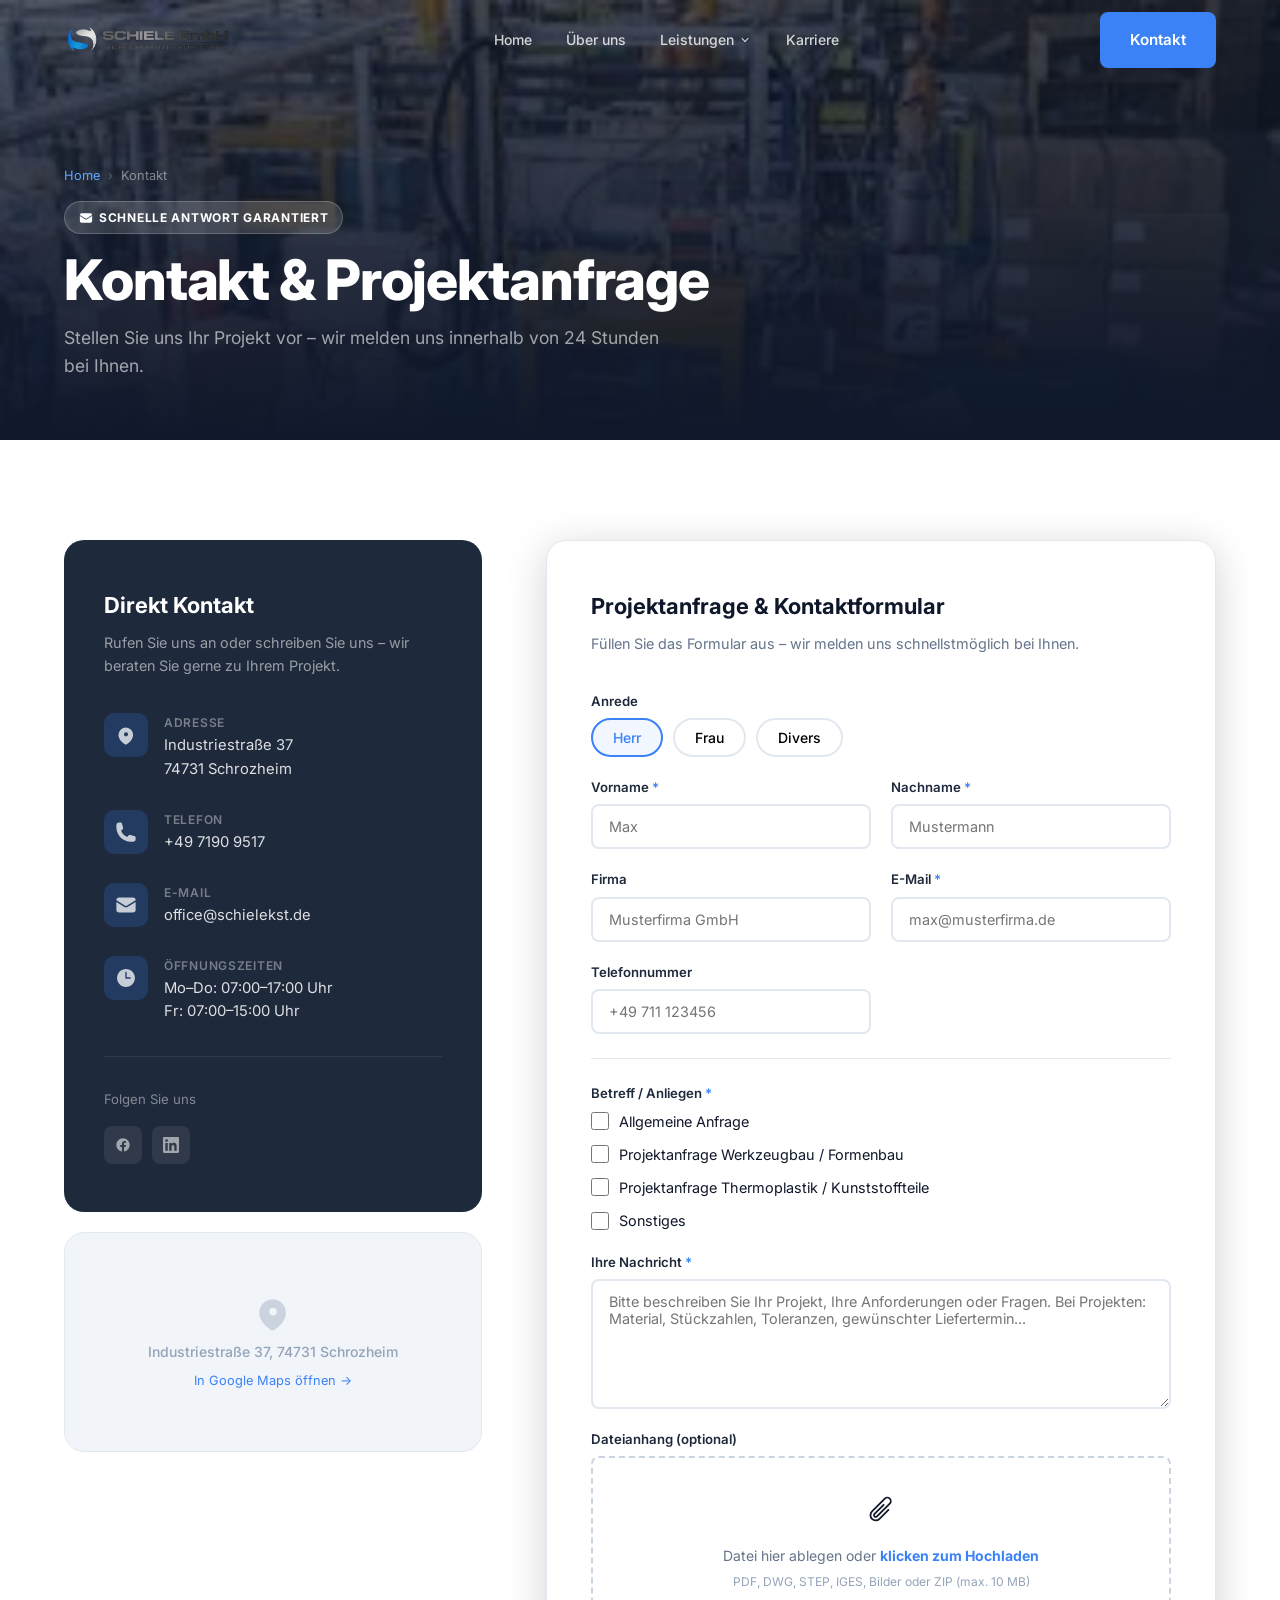
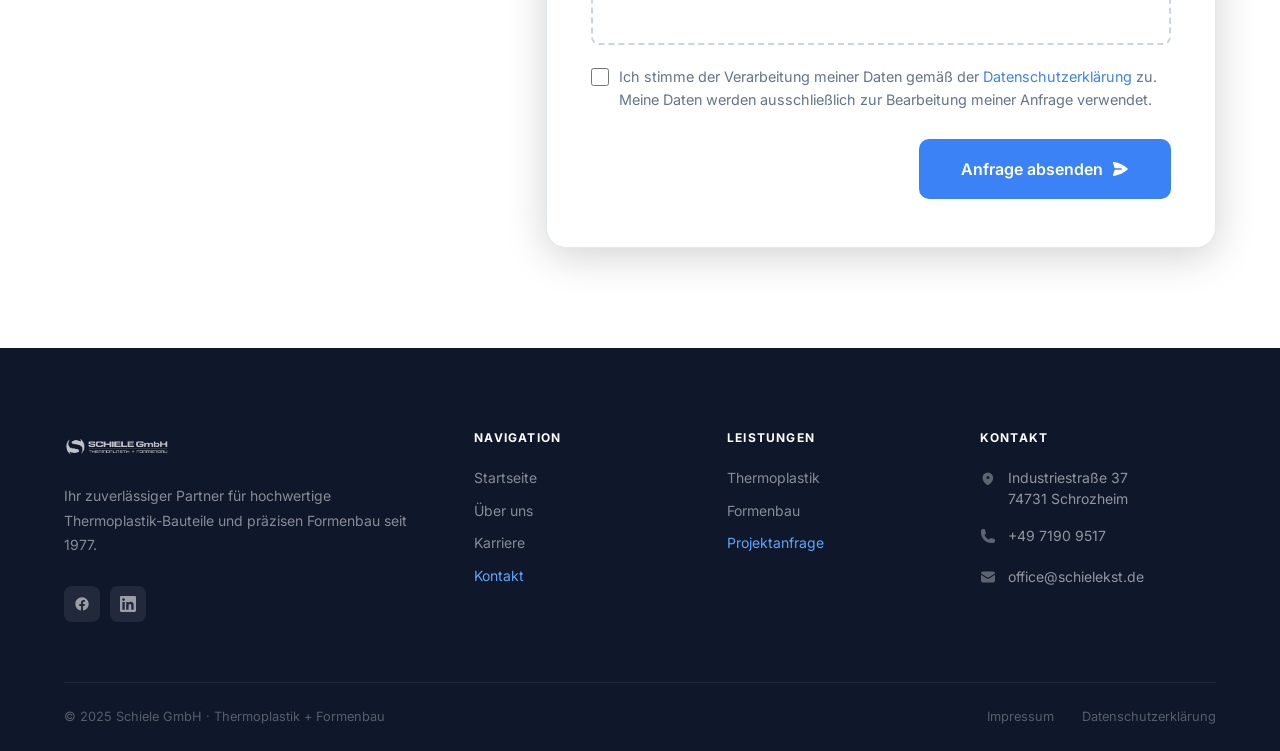
<file: kontakt.html>
<!DOCTYPE html>
<html lang="de">
<head>
  <meta charset="UTF-8">
  <meta name="viewport" content="width=device-width, initial-scale=1.0">
  <title>Kontakt & Projektanfrage – Schiele GmbH</title>
  <meta name="description" content="Kontaktieren Sie Schiele GmbH für Ihr nächstes Projekt. Projektanfrage für Thermoplastik-Bauteile oder Formenbau – wir antworten schnell.">
  <link rel="stylesheet" href="css/style.css">
  <link rel="preconnect" href="https://fonts.googleapis.com">
  <link rel="preconnect" href="https://fonts.gstatic.com" crossorigin>
  <link href="https://fonts.googleapis.com/css2?family=Inter:wght@300;400;500;600;700;800;900&display=swap" rel="stylesheet">
</head>
<body>

<!-- ===== NAVBAR ===== -->
<nav class="navbar" id="navbar">
  <div class="container">
    <div class="navbar-inner">
      <a href="index.html" class="navbar-logo">
        <img src="Images/schiele_logo.png" alt="Schiele GmbH">
      </a>
      <ul class="navbar-links">
        <li><a href="index.html">Home</a></li>
        <li><a href="ueber-uns.html">Über uns</a></li>
        <li class="nav-dropdown">
          <a href="#" class="dropdown-toggle">Leistungen <svg viewBox="0 0 20 20" fill="currentColor" width="14" height="14"><path fill-rule="evenodd" d="M5.23 7.21a.75.75 0 011.06.02L10 11.168l3.71-3.938a.75.75 0 111.08 1.04l-4.25 4.5a.75.75 0 01-1.08 0l-4.25-4.5a.75.75 0 01.02-1.06z" clip-rule="evenodd"/></svg></a>
          <div class="nav-dropdown-menu">
            <a href="leistungen/thermoplastik.html">
              <span class="dd-icon" style="color:var(--accent-light)"><svg viewBox="0 0 24 24" fill="currentColor" width="20" height="20"><path d="M12.378 1.602a.75.75 0 00-.756 0L3 6.632l9 5.25 9-5.25-8.622-5.03zM21.75 7.93l-9 5.25v9l8.628-5.032a.75.75 0 00.372-.648V7.93zM11.25 22.18v-9l-9-5.25v8.57a.75.75 0 00.372.648l8.628 5.033z"/></svg></span>
              <span class="dd-text"><strong>Thermoplastik</strong><span>Kunststoffteile nach Maß</span></span>
            </a>
            <a href="leistungen/formenbau.html">
              <span class="dd-icon" style="color:var(--accent-light)"><svg viewBox="0 0 24 24" fill="currentColor" width="20" height="20"><path fill-rule="evenodd" d="M11.078 2.25c-.917 0-1.699.663-1.85 1.567L9.05 4.889c-.02.12-.115.26-.297.348a7.493 7.493 0 00-.986.57c-.166.115-.334.126-.45.083L6.3 5.508a1.875 1.875 0 00-2.282.819l-.922 1.597a1.875 1.875 0 00.432 2.385l.84.692c.095.078.17.229.154.43a7.598 7.598 0 000 1.139c.015.2-.059.352-.153.43l-.841.692a1.875 1.875 0 00-.432 2.385l.922 1.597a1.875 1.875 0 002.282.818l1.019-.382c.115-.043.283-.031.45.082.312.214.641.405.985.57.182.088.277.228.297.35l.178 1.071c.151.904.933 1.567 1.85 1.567h1.844c.916 0 1.699-.663 1.85-1.567l.178-1.072c.02-.12.114-.26.297-.349.344-.165.673-.356.985-.57.167-.114.335-.125.45-.082l1.02.382a1.875 1.875 0 002.28-.819l.923-1.597a1.875 1.875 0 00-.432-2.385l-.84-.692c-.095-.078-.17-.229-.154-.43a7.614 7.614 0 000-1.139c-.016-.2.059-.352.153-.43l.84-.692c.708-.582.891-1.59.433-2.385l-.922-1.597a1.875 1.875 0 00-2.282-.818l-1.02.382c-.114.043-.282.031-.449-.083a7.49 7.49 0 00-.985-.57c-.183-.087-.277-.227-.297-.348l-.179-1.072a1.875 1.875 0 00-1.85-1.567h-1.843zM12 15.75a3.75 3.75 0 100-7.5 3.75 3.75 0 000 7.5z" clip-rule="evenodd"/></svg></span>
              <span class="dd-text"><strong>Formenbau</strong><span>Von der Idee zum Werkzeug</span></span>
            </a>
          </div>
        </li>
        <li><a href="karriere.html">Karriere</a></li>
      </ul>
      <div class="navbar-cta"><a href="kontakt.html" class="btn btn-primary">Kontakt</a></div>
      <button class="hamburger" id="hamburger"><span></span><span></span><span></span></button>
    </div>
  </div>
</nav>
<div class="mobile-nav" id="mobileNav">
  <button class="mobile-nav-close" id="mobileClose">✕</button>
  <a href="index.html">Home</a>
  <a href="ueber-uns.html">Über uns</a>
  <div class="mobile-nav-section">
    <div class="mobile-nav-label">Leistungen</div>
    <a href="leistungen/thermoplastik.html" style="font-size:1rem;padding:10px 0 10px 16px;">→&nbsp; Thermoplastik</a>
    <a href="leistungen/formenbau.html" style="font-size:1rem;padding:10px 0 10px 16px;">→&nbsp; Formenbau</a>
  </div>
  <a href="karriere.html">Karriere</a>
  <a href="kontakt.html" class="btn btn-primary btn-lg" style="margin-top:32px;justify-content:center;">Kontakt aufnehmen</a>
</div>

<!-- ===== PAGE HERO ===== -->
<section class="page-hero">
  <div class="page-hero-bg" style="background-image: url('Images/Download.jpeg')"></div>
  <div class="page-hero-overlay"></div>
  <div class="container" style="width:100%">
    <div class="page-hero-content">
      <nav class="breadcrumb">
        <a href="index.html">Home</a>
        <span class="breadcrumb-sep">›</span>
        <span>Kontakt</span>
      </nav>
      <span class="badge badge-white" style="margin-bottom:16px;display:inline-flex;align-items:center;gap:6px">
        <svg viewBox="0 0 24 24" fill="currentColor" width="14" height="14"><path d="M1.5 8.67v8.58a3 3 0 003 3h15a3 3 0 003-3V8.67l-8.928 5.493a3 3 0 01-3.144 0L1.5 8.67z"/><path d="M22.5 6.908V6.75a3 3 0 00-3-3h-15a3 3 0 00-3 3v.158l9.714 5.978a1.5 1.5 0 001.572 0L22.5 6.908z"/></svg>
        Schnelle Antwort garantiert
      </span>
      <h1>Kontakt &amp; Projektanfrage</h1>
      <p class="page-subtitle">Stellen Sie uns Ihr Projekt vor – wir melden uns innerhalb von 24 Stunden bei Ihnen.</p>
    </div>
  </div>
</section>

<!-- ===== CONTACT SECTION ===== -->
<section class="section">
  <div class="container">
    <div class="contact-layout">

      <!-- Info Side -->
      <div class="fade-up">
        <div class="contact-info-card">
          <h3>Direkt Kontakt</h3>
          <p>Rufen Sie uns an oder schreiben Sie uns – wir beraten Sie gerne zu Ihrem Projekt.</p>

          <div class="contact-item">
            <div class="contact-item-icon">
              <svg viewBox="0 0 24 24" fill="currentColor" width="22" height="22"><path fill-rule="evenodd" d="M11.54 22.351l.07.04.028.016a.76.76 0 00.723 0l.028-.015.071-.041a16.975 16.975 0 001.144-.742 19.58 19.58 0 002.683-2.282c1.944-2.013 3.5-4.619 3.5-7.327A8.25 8.25 0 0012 3.75a8.25 8.25 0 00-8.25 8.25c0 2.708 1.556 5.314 3.5 7.327a19.58 19.58 0 002.683 2.282 16.975 16.975 0 001.144.742zM12 13.5a2.25 2.25 0 100-4.5 2.25 2.25 0 000 4.5z" clip-rule="evenodd"/></svg>
            </div>
            <div>
              <div class="contact-item-label">Adresse</div>
              <div class="contact-item-value">Industriestraße 37<br>74731 Schrozheim</div>
            </div>
          </div>
          <div class="contact-item">
            <div class="contact-item-icon">
              <svg viewBox="0 0 24 24" fill="currentColor" width="22" height="22"><path fill-rule="evenodd" d="M1.5 4.5a3 3 0 013-3h1.372c.86 0 1.61.586 1.819 1.42l1.105 4.423a1.875 1.875 0 01-.694 1.955l-1.293.97c-.135.101-.164.249-.126.352a11.285 11.285 0 006.697 6.697c.103.038.25.009.352-.126l.97-1.293a1.875 1.875 0 011.955-.694l4.423 1.105c.834.209 1.42.959 1.42 1.82V19.5a3 3 0 01-3 3h-2.25C8.552 22.5 1.5 15.448 1.5 6.75V4.5z" clip-rule="evenodd"/></svg>
            </div>
            <div>
              <div class="contact-item-label">Telefon</div>
              <div class="contact-item-value"><a href="tel:+4971909517">+49 7190 9517</a></div>
            </div>
          </div>
          <div class="contact-item">
            <div class="contact-item-icon">
              <svg viewBox="0 0 24 24" fill="currentColor" width="22" height="22"><path d="M1.5 8.67v8.58a3 3 0 003 3h15a3 3 0 003-3V8.67l-8.928 5.493a3 3 0 01-3.144 0L1.5 8.67z"/><path d="M22.5 6.908V6.75a3 3 0 00-3-3h-15a3 3 0 00-3 3v.158l9.714 5.978a1.5 1.5 0 001.572 0L22.5 6.908z"/></svg>
            </div>
            <div>
              <div class="contact-item-label">E-Mail</div>
              <div class="contact-item-value"><a href="mailto:office@schielekst.de">office@schielekst.de</a></div>
            </div>
          </div>
          <div class="contact-item">
            <div class="contact-item-icon">
              <svg viewBox="0 0 24 24" fill="currentColor" width="22" height="22"><path fill-rule="evenodd" d="M12 2.25c-5.385 0-9.75 4.365-9.75 9.75s4.365 9.75 9.75 9.75 9.75-4.365 9.75-9.75S17.385 2.25 12 2.25zM12.75 6a.75.75 0 00-1.5 0v6c0 .414.336.75.75.75h4.5a.75.75 0 000-1.5h-3.75V6z" clip-rule="evenodd"/></svg>
            </div>
            <div>
              <div class="contact-item-label">Öffnungszeiten</div>
              <div class="contact-item-value">Mo–Do: 07:00–17:00 Uhr<br>Fr: 07:00–15:00 Uhr</div>
            </div>
          </div>

          <div class="contact-divider"></div>

          <p style="font-size:.825rem;color:rgba(255,255,255,.45);margin-bottom:16px">Folgen Sie uns</p>
          <div class="contact-social">
            <a href="#" aria-label="Facebook"><svg viewBox="0 0 24 24" fill="currentColor" width="16" height="16"><path fill-rule="evenodd" d="M22 12c0-5.523-4.477-10-10-10S2 6.477 2 12c0 4.991 3.657 9.128 8.438 9.878v-6.987h-2.54V12h2.54V9.797c0-2.506 1.492-3.89 3.777-3.89 1.094 0 2.238.195 2.238.195v2.46h-1.26c-1.243 0-1.63.771-1.63 1.562V12h2.773l-.443 2.89h-2.33v6.988C18.343 21.128 22 16.991 22 12z" clip-rule="evenodd"/></svg></a>
            <a href="#" aria-label="LinkedIn"><svg viewBox="0 0 24 24" fill="currentColor" width="16" height="16"><path d="M20.447 20.452h-3.554v-5.569c0-1.328-.027-3.037-1.852-3.037-1.853 0-2.136 1.445-2.136 2.939v5.667H9.351V9h3.414v1.561h.046c.477-.9 1.637-1.85 3.37-1.85 3.601 0 4.267 2.37 4.267 5.455v6.286zM5.337 7.433a2.062 2.062 0 01-2.063-2.065 2.064 2.064 0 112.063 2.065zm1.782 13.019H3.555V9h3.564v11.452zM22.225 0H1.771C.792 0 0 .774 0 1.729v20.542C0 23.227.792 24 1.771 24h20.451C23.2 24 24 23.227 24 22.271V1.729C24 .774 23.2 0 22.222 0h.003z"/></svg></a>
          </div>
        </div>

        <!-- Map placeholder -->
        <div style="margin-top:20px;border-radius:var(--radius-lg);overflow:hidden;border:1px solid var(--gray-200);background:var(--gray-100);height:220px;display:flex;align-items:center;justify-content:center;flex-direction:column;gap:8px;color:var(--gray-400)">
          <svg viewBox="0 0 24 24" fill="currentColor" width="40" height="40" style="opacity:.4"><path fill-rule="evenodd" d="M11.54 22.351l.07.04.028.016a.76.76 0 00.723 0l.028-.015.071-.041a16.975 16.975 0 001.144-.742 19.58 19.58 0 002.683-2.282c1.944-2.013 3.5-4.619 3.5-7.327A8.25 8.25 0 0012 3.75a8.25 8.25 0 00-8.25 8.25c0 2.708 1.556 5.314 3.5 7.327a19.58 19.58 0 002.683 2.282 16.975 16.975 0 001.144.742zM12 13.5a2.25 2.25 0 100-4.5 2.25 2.25 0 000 4.5z" clip-rule="evenodd"/></svg>
          <p style="font-size:.875rem;font-weight:500">Industriestraße 37, 74731 Schrozheim</p>
          <a href="https://maps.google.com/?q=Industriestraße+37+74731+Schrozheim" target="_blank" rel="noopener" style="font-size:.8rem;color:var(--accent)">In Google Maps öffnen →</a>
        </div>
      </div>

      <!-- Form Side -->
      <div class="fade-up">
        <div class="form-card">
          <h3>Projektanfrage &amp; Kontaktformular</h3>
          <p>Füllen Sie das Formular aus – wir melden uns schnellstmöglich bei Ihnen.</p>

          <form action="#" method="POST" class="validated" enctype="multipart/form-data">
            <div class="form-grid">

              <!-- Anrede -->
              <div class="form-group full">
                <label class="form-label">Anrede</label>
                <div class="anrede-pills">
                  <button type="button" class="anrede-pill active">Herr</button>
                  <button type="button" class="anrede-pill">Frau</button>
                  <button type="button" class="anrede-pill">Divers</button>
                </div>
                <input type="hidden" name="anrede" value="Herr">
              </div>

              <!-- Name -->
              <div class="form-group">
                <label class="form-label" for="vorname">Vorname <span class="req">*</span></label>
                <input type="text" id="vorname" name="vorname" class="form-input" placeholder="Max" required>
              </div>
              <div class="form-group">
                <label class="form-label" for="nachname">Nachname <span class="req">*</span></label>
                <input type="text" id="nachname" name="nachname" class="form-input" placeholder="Mustermann" required>
              </div>

              <!-- Firma & Email -->
              <div class="form-group">
                <label class="form-label" for="firma">Firma</label>
                <input type="text" id="firma" name="firma" class="form-input" placeholder="Musterfirma GmbH">
              </div>
              <div class="form-group">
                <label class="form-label" for="email">E-Mail <span class="req">*</span></label>
                <input type="email" id="email" name="email" class="form-input" placeholder="max@musterfirma.de" required>
              </div>

              <!-- Telefon -->
              <div class="form-group">
                <label class="form-label" for="telefon">Telefonnummer</label>
                <input type="tel" id="telefon" name="telefon" class="form-input" placeholder="+49 711 123456">
              </div>

              <div class="form-divider"></div>

              <!-- Betreff -->
              <div class="form-group full">
                <label class="form-label">Betreff / Anliegen <span class="req">*</span></label>
                <div class="form-check-group">
                  <label class="form-check">
                    <input type="checkbox" name="betreff[]" value="allgemein"> Allgemeine Anfrage
                  </label>
                  <label class="form-check">
                    <input type="checkbox" name="betreff[]" value="werkzeugbau"> Projektanfrage Werkzeugbau / Formenbau
                  </label>
                  <label class="form-check">
                    <input type="checkbox" name="betreff[]" value="thermoplastik"> Projektanfrage Thermoplastik / Kunststoffteile
                  </label>
                  <label class="form-check">
                    <input type="checkbox" name="betreff[]" value="sonstiges"> Sonstiges
                  </label>
                </div>
              </div>

              <!-- Nachricht -->
              <div class="form-group full">
                <label class="form-label" for="nachricht">Ihre Nachricht <span class="req">*</span></label>
                <textarea id="nachricht" name="nachricht" class="form-textarea" placeholder="Bitte beschreiben Sie Ihr Projekt, Ihre Anforderungen oder Fragen. Bei Projekten: Material, Stückzahlen, Toleranzen, gewünschter Liefertermin..." required></textarea>
              </div>

              <!-- File upload -->
              <div class="form-group full">
                <label class="form-label">Dateianhang (optional)</label>
                <div class="file-upload">
                  <input type="file" name="anhang" accept=".pdf,.dwg,.step,.stp,.iges,.jpg,.png,.zip">
                  <div class="file-upload-icon">
                    <svg viewBox="0 0 24 24" fill="currentColor" width="28" height="28"><path fill-rule="evenodd" d="M18.97 3.659a2.25 2.25 0 00-3.182 0l-10.94 10.94a3.75 3.75 0 105.304 5.303l7.693-7.693a.75.75 0 011.06 1.06l-7.693 7.693a5.25 5.25 0 11-7.424-7.424l10.939-10.94a3.75 3.75 0 115.303 5.304L9.097 18.835l-.008.008-.007.007-.002.002-.003.002A2.25 2.25 0 015.91 15.66l7.81-7.81a.75.75 0 011.061 1.06l-7.81 7.81a.75.75 0 001.054 1.068L18.97 6.84a2.25 2.25 0 000-3.182z" clip-rule="evenodd"/></svg>
                  </div>
                  <p class="file-upload-text">Datei hier ablegen oder <strong>klicken zum Hochladen</strong></p>
                  <p style="font-size:.75rem;color:var(--gray-400);margin-top:4px">PDF, DWG, STEP, IGES, Bilder oder ZIP (max. 10 MB)</p>
                  <p class="file-name"></p>
                </div>
              </div>

              <!-- Privacy -->
              <div class="privacy-note">
                <label class="form-check" style="align-items:flex-start">
                  <input type="checkbox" name="datenschutz" required style="margin-top:3px">
                  <span>Ich stimme der Verarbeitung meiner Daten gemäß der <a href="#">Datenschutzerklärung</a> zu. Meine Daten werden ausschließlich zur Bearbeitung meiner Anfrage verwendet.</span>
                </label>
              </div>

              <!-- Submit -->
              <div class="form-submit">
                <button type="submit" class="btn btn-primary btn-lg">
                  Anfrage absenden
                  <svg viewBox="0 0 20 20" fill="currentColor" width="18" height="18"><path d="M3.105 2.289a.75.75 0 00-.826.95l1.414 4.925A1.5 1.5 0 005.135 9.25h6.115a.75.75 0 010 1.5H5.135a1.5 1.5 0 00-1.442 1.086l-1.414 4.926a.75.75 0 00.826.95 28.896 28.896 0 0015.293-7.154.75.75 0 000-1.115A28.897 28.897 0 003.105 2.289z"/></svg>
                </button>
              </div>

            </div>
          </form>
        </div>
      </div>

    </div>
  </div>
</section>

<!-- ===== FOOTER ===== -->
<footer class="footer">
  <div class="footer-main">
    <div class="container">
      <div class="footer-grid">
        <div>
          <img src="Images/schiele_logo.png" alt="Schiele GmbH" class="footer-logo">
          <p class="footer-about">Ihr zuverlässiger Partner für hochwertige Thermoplastik-Bauteile und präzisen Formenbau seit 1977.</p>
          <div class="footer-social">
            <a href="#" aria-label="Facebook"><svg viewBox="0 0 24 24" fill="currentColor" width="16" height="16"><path fill-rule="evenodd" d="M22 12c0-5.523-4.477-10-10-10S2 6.477 2 12c0 4.991 3.657 9.128 8.438 9.878v-6.987h-2.54V12h2.54V9.797c0-2.506 1.492-3.89 3.777-3.89 1.094 0 2.238.195 2.238.195v2.46h-1.26c-1.243 0-1.63.771-1.63 1.562V12h2.773l-.443 2.89h-2.33v6.988C18.343 21.128 22 16.991 22 12z" clip-rule="evenodd"/></svg></a>
            <a href="#" aria-label="LinkedIn"><svg viewBox="0 0 24 24" fill="currentColor" width="16" height="16"><path d="M20.447 20.452h-3.554v-5.569c0-1.328-.027-3.037-1.852-3.037-1.853 0-2.136 1.445-2.136 2.939v5.667H9.351V9h3.414v1.561h.046c.477-.9 1.637-1.85 3.37-1.85 3.601 0 4.267 2.37 4.267 5.455v6.286zM5.337 7.433a2.062 2.062 0 01-2.063-2.065 2.064 2.064 0 112.063 2.065zm1.782 13.019H3.555V9h3.564v11.452zM22.225 0H1.771C.792 0 0 .774 0 1.729v20.542C0 23.227.792 24 1.771 24h20.451C23.2 24 24 23.227 24 22.271V1.729C24 .774 23.2 0 22.222 0h.003z"/></svg></a>
          </div>
        </div>
        <div class="footer-col"><h5>Navigation</h5><ul class="footer-links"><li><a href="index.html">Startseite</a></li><li><a href="ueber-uns.html">Über uns</a></li><li><a href="karriere.html">Karriere</a></li><li><a href="kontakt.html">Kontakt</a></li></ul></div>
        <div class="footer-col"><h5>Leistungen</h5><ul class="footer-links"><li><a href="leistungen/thermoplastik.html">Thermoplastik</a></li><li><a href="leistungen/formenbau.html">Formenbau</a></li><li><a href="kontakt.html">Projektanfrage</a></li></ul></div>
        <div class="footer-col">
          <h5>Kontakt</h5>
          <div class="footer-contact-list">
            <div class="footer-contact-item">
              <span class="icon"><svg viewBox="0 0 24 24" fill="currentColor" width="16" height="16"><path fill-rule="evenodd" d="M11.54 22.351l.07.04.028.016a.76.76 0 00.723 0l.028-.015.071-.041a16.975 16.975 0 001.144-.742 19.58 19.58 0 002.683-2.282c1.944-2.013 3.5-4.619 3.5-7.327A8.25 8.25 0 0012 3.75a8.25 8.25 0 00-8.25 8.25c0 2.708 1.556 5.314 3.5 7.327a19.58 19.58 0 002.683 2.282 16.975 16.975 0 001.144.742zM12 13.5a2.25 2.25 0 100-4.5 2.25 2.25 0 000 4.5z" clip-rule="evenodd"/></svg></span>
              <span>Industriestraße 37<br>74731 Schrozheim</span>
            </div>
            <div class="footer-contact-item">
              <span class="icon"><svg viewBox="0 0 24 24" fill="currentColor" width="16" height="16"><path fill-rule="evenodd" d="M1.5 4.5a3 3 0 013-3h1.372c.86 0 1.61.586 1.819 1.42l1.105 4.423a1.875 1.875 0 01-.694 1.955l-1.293.97c-.135.101-.164.249-.126.352a11.285 11.285 0 006.697 6.697c.103.038.25.009.352-.126l.97-1.293a1.875 1.875 0 011.955-.694l4.423 1.105c.834.209 1.42.959 1.42 1.82V19.5a3 3 0 01-3 3h-2.25C8.552 22.5 1.5 15.448 1.5 6.75V4.5z" clip-rule="evenodd"/></svg></span>
              <a href="tel:+4971909517">+49 7190 9517</a>
            </div>
            <div class="footer-contact-item">
              <span class="icon"><svg viewBox="0 0 24 24" fill="currentColor" width="16" height="16"><path d="M1.5 8.67v8.58a3 3 0 003 3h15a3 3 0 003-3V8.67l-8.928 5.493a3 3 0 01-3.144 0L1.5 8.67z"/><path d="M22.5 6.908V6.75a3 3 0 00-3-3h-15a3 3 0 00-3 3v.158l9.714 5.978a1.5 1.5 0 001.572 0L22.5 6.908z"/></svg></span>
              <a href="mailto:office@schielekst.de">office@schielekst.de</a>
            </div>
          </div>
        </div>
      </div>
    </div>
  </div>
  <div class="container">
    <div class="footer-bottom">
      <p class="footer-bottom-left">© 2025 Schiele GmbH · Thermoplastik + Formenbau</p>
      <div class="footer-bottom-right"><a href="#">Impressum</a><a href="#">Datenschutzerklärung</a></div>
    </div>
  </div>
</footer>

<script src="js/main.js"></script>
</body>
</html>
</file>
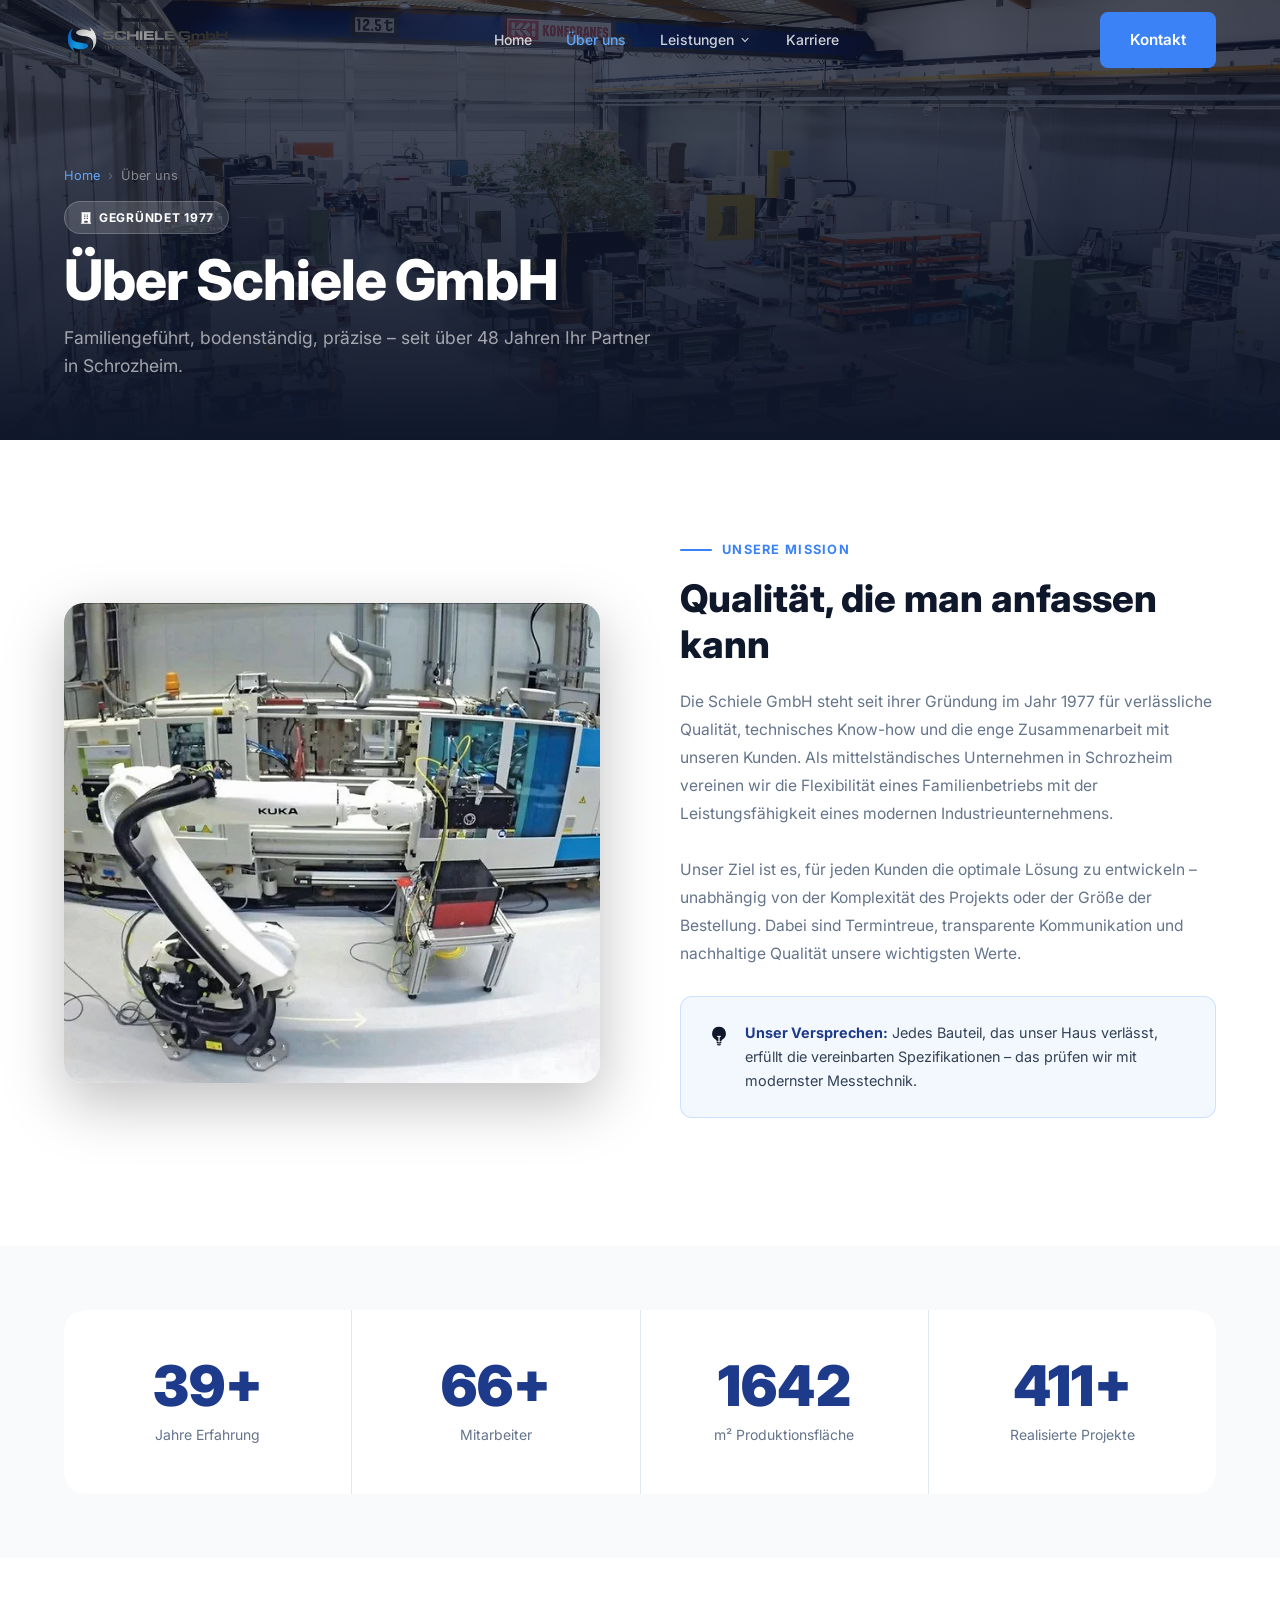
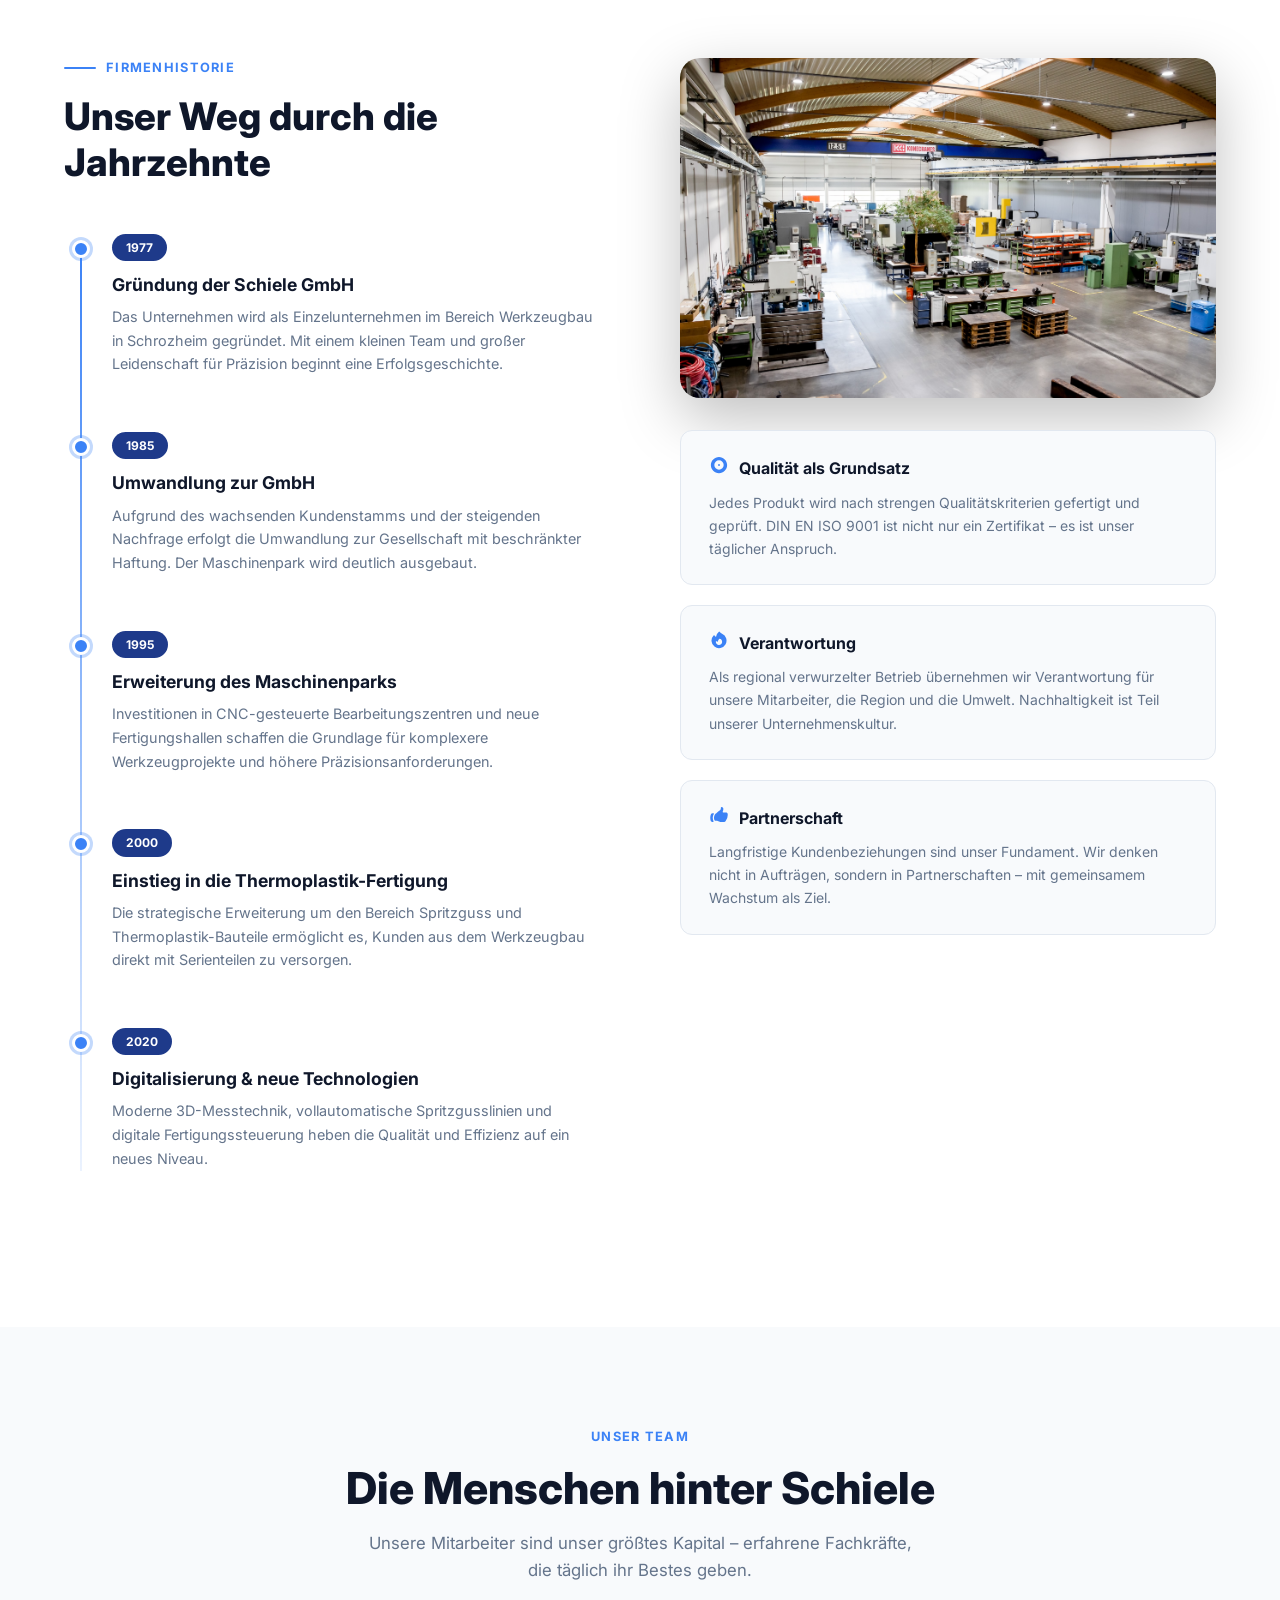
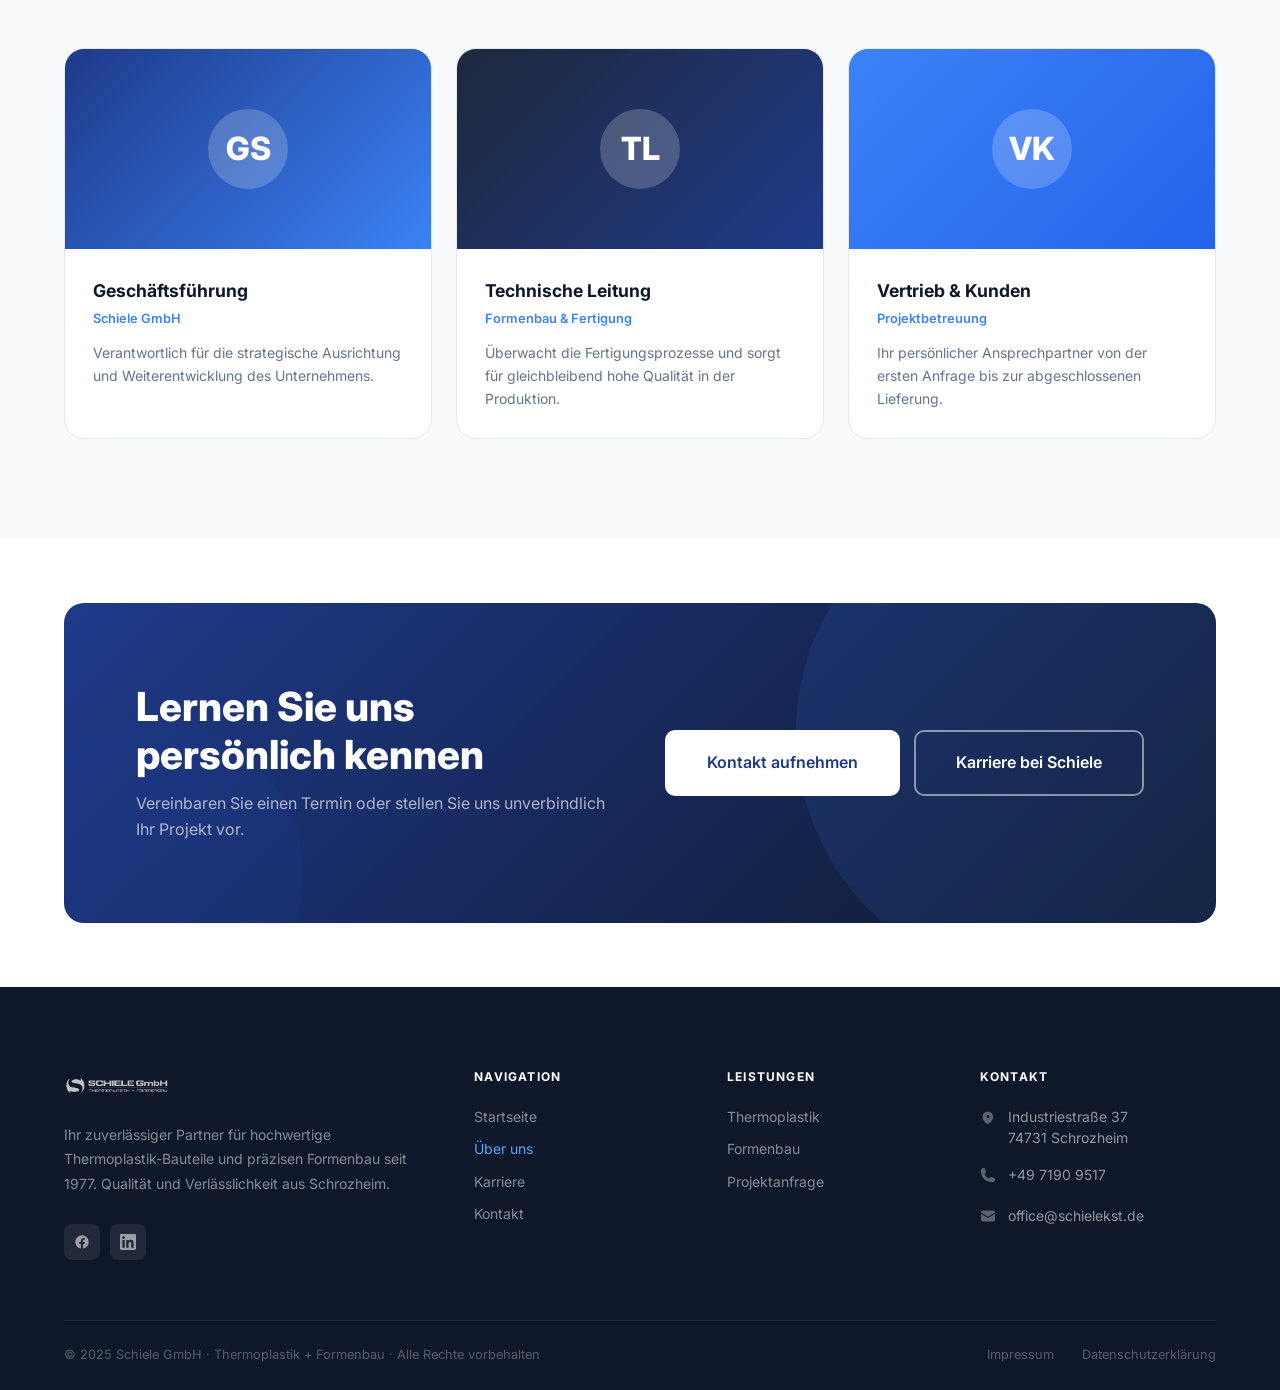
<file: ueber-uns.html>
<!DOCTYPE html>
<html lang="de">
<head>
  <meta charset="UTF-8">
  <meta name="viewport" content="width=device-width, initial-scale=1.0">
  <title>Über uns – Schiele GmbH | Thermoplastik + Formenbau</title>
  <meta name="description" content="Lernen Sie die Schiele GmbH kennen – ein familiengeführtes Unternehmen mit über 48 Jahren Erfahrung in Thermoplastik und Formenbau aus Schrozheim.">
  <link rel="stylesheet" href="css/style.css">
  <link rel="preconnect" href="https://fonts.googleapis.com">
  <link rel="preconnect" href="https://fonts.gstatic.com" crossorigin>
  <link href="https://fonts.googleapis.com/css2?family=Inter:wght@300;400;500;600;700;800;900&display=swap" rel="stylesheet">
</head>
<body>

<!-- ===== NAVBAR ===== -->
<nav class="navbar" id="navbar">
  <div class="container">
    <div class="navbar-inner">
      <a href="index.html" class="navbar-logo">
        <img src="Images/schiele_logo.png" alt="Schiele GmbH">
      </a>
      <ul class="navbar-links">
        <li><a href="index.html">Home</a></li>
        <li><a href="ueber-uns.html">Über uns</a></li>
        <li class="nav-dropdown">
          <a href="#" class="dropdown-toggle">Leistungen <svg viewBox="0 0 20 20" fill="currentColor" width="14" height="14"><path fill-rule="evenodd" d="M5.23 7.21a.75.75 0 011.06.02L10 11.168l3.71-3.938a.75.75 0 111.08 1.04l-4.25 4.5a.75.75 0 01-1.08 0l-4.25-4.5a.75.75 0 01.02-1.06z" clip-rule="evenodd"/></svg></a>
          <div class="nav-dropdown-menu">
            <a href="leistungen/thermoplastik.html">
              <span class="dd-icon" style="color:var(--accent-light)"><svg viewBox="0 0 24 24" fill="currentColor" width="20" height="20"><path d="M12.378 1.602a.75.75 0 00-.756 0L3 6.632l9 5.25 9-5.25-8.622-5.03zM21.75 7.93l-9 5.25v9l8.628-5.032a.75.75 0 00.372-.648V7.93zM11.25 22.18v-9l-9-5.25v8.57a.75.75 0 00.372.648l8.628 5.033z"/></svg></span>
              <span class="dd-text"><strong>Thermoplastik</strong><span>Kunststoffteile nach Maß</span></span>
            </a>
            <a href="leistungen/formenbau.html">
              <span class="dd-icon" style="color:var(--accent-light)"><svg viewBox="0 0 24 24" fill="currentColor" width="20" height="20"><path fill-rule="evenodd" d="M11.078 2.25c-.917 0-1.699.663-1.85 1.567L9.05 4.889c-.02.12-.115.26-.297.348a7.493 7.493 0 00-.986.57c-.166.115-.334.126-.45.083L6.3 5.508a1.875 1.875 0 00-2.282.819l-.922 1.597a1.875 1.875 0 00.432 2.385l.84.692c.095.078.17.229.154.43a7.598 7.598 0 000 1.139c.015.2-.059.352-.153.43l-.841.692a1.875 1.875 0 00-.432 2.385l.922 1.597a1.875 1.875 0 002.282.818l1.019-.382c.115-.043.283-.031.45.082.312.214.641.405.985.57.182.088.277.228.297.35l.178 1.071c.151.904.933 1.567 1.85 1.567h1.844c.916 0 1.699-.663 1.85-1.567l.178-1.072c.02-.12.114-.26.297-.349.344-.165.673-.356.985-.57.167-.114.335-.125.45-.082l1.02.382a1.875 1.875 0 002.28-.819l.923-1.597a1.875 1.875 0 00-.432-2.385l-.84-.692c-.095-.078-.17-.229-.154-.43a7.614 7.614 0 000-1.139c-.016-.2.059-.352.153-.43l.84-.692c.708-.582.891-1.59.433-2.385l-.922-1.597a1.875 1.875 0 00-2.282-.818l-1.02.382c-.114.043-.282.031-.449-.083a7.49 7.49 0 00-.985-.57c-.183-.087-.277-.227-.297-.348l-.179-1.072a1.875 1.875 0 00-1.85-1.567h-1.843zM12 15.75a3.75 3.75 0 100-7.5 3.75 3.75 0 000 7.5z" clip-rule="evenodd"/></svg></span>
              <span class="dd-text"><strong>Formenbau</strong><span>Von der Idee zum Werkzeug</span></span>
            </a>
          </div>
        </li>
        <li><a href="karriere.html">Karriere</a></li>
      </ul>
      <div class="navbar-cta"><a href="kontakt.html" class="btn btn-primary">Kontakt</a></div>
      <button class="hamburger" id="hamburger"><span></span><span></span><span></span></button>
    </div>
  </div>
</nav>
<div class="mobile-nav" id="mobileNav">
  <button class="mobile-nav-close" id="mobileClose">✕</button>
  <a href="index.html">Home</a>
  <a href="ueber-uns.html">Über uns</a>
  <div class="mobile-nav-section">
    <div class="mobile-nav-label">Leistungen</div>
    <a href="leistungen/thermoplastik.html" style="font-size:1rem;padding:10px 0 10px 16px;">→&nbsp; Thermoplastik</a>
    <a href="leistungen/formenbau.html" style="font-size:1rem;padding:10px 0 10px 16px;">→&nbsp; Formenbau</a>
  </div>
  <a href="karriere.html">Karriere</a>
  <a href="kontakt.html" class="btn btn-primary btn-lg" style="margin-top:32px;justify-content:center;">Kontakt aufnehmen</a>
</div>

<!-- ===== PAGE HERO ===== -->
<section class="page-hero">
  <div class="page-hero-bg" style="background-image: url('Images/moulds_halle__2_.jpg')"></div>
  <div class="page-hero-overlay"></div>
  <div class="container" style="width:100%">
    <div class="page-hero-content">
      <nav class="breadcrumb">
        <a href="index.html">Home</a>
        <span class="breadcrumb-sep">›</span>
        <span>Über uns</span>
      </nav>
      <span class="badge badge-white" style="margin-bottom:16px;display:inline-flex;align-items:center;gap:6px">
        <svg viewBox="0 0 24 24" fill="currentColor" width="14" height="14"><path fill-rule="evenodd" d="M4.5 2.25a.75.75 0 000 1.5v16.5h-.75a.75.75 0 000 1.5h16.5a.75.75 0 000-1.5h-.75V3.75a.75.75 0 000-1.5h-15zM9 6a.75.75 0 000 1.5h1.5a.75.75 0 000-1.5H9zm-.75 3.75A.75.75 0 019 9h1.5a.75.75 0 010 1.5H9a.75.75 0 01-.75-.75zM9 12a.75.75 0 000 1.5h1.5a.75.75 0 000-1.5H9zm3.75-5.25A.75.75 0 0113.5 6H15a.75.75 0 010 1.5h-1.5a.75.75 0 01-.75-.75zm.75 2.25a.75.75 0 000 1.5H15a.75.75 0 000-1.5h-1.5zm-.75 3.75A.75.75 0 0113.5 12H15a.75.75 0 010 1.5h-1.5a.75.75 0 01-.75-.75zM9 19.5v-2.25a.75.75 0 01.75-.75h4.5a.75.75 0 01.75.75v2.25a.75.75 0 01-.75.75h-4.5A.75.75 0 019 19.5z" clip-rule="evenodd"/></svg>
        Gegründet 1977
      </span>
      <h1>Über Schiele GmbH</h1>
      <p class="page-subtitle">Familiengeführt, bodenständig, präzise – seit über 48 Jahren Ihr Partner in Schrozheim.</p>
    </div>
  </div>
</section>

<!-- ===== MISSION ===== -->
<section class="section">
  <div class="container">
    <div class="split">
      <div class="split-content fade-up">
        <div class="section-eyebrow">Unsere Mission</div>
        <h2 class="split-title">Qualität, die man anfassen kann</h2>
        <p class="split-text">
          Die Schiele GmbH steht seit ihrer Gründung im Jahr 1977 für verlässliche Qualität, technisches
          Know-how und die enge Zusammenarbeit mit unseren Kunden. Als mittelständisches Unternehmen
          in Schrozheim vereinen wir die Flexibilität eines Familienbetriebs mit der Leistungsfähigkeit
          eines modernen Industrieunternehmens.
        </p>
        <p class="split-text">
          Unser Ziel ist es, für jeden Kunden die optimale Lösung zu entwickeln – unabhängig von der
          Komplexität des Projekts oder der Größe der Bestellung. Dabei sind Termintreue, transparente
          Kommunikation und nachhaltige Qualität unsere wichtigsten Werte.
        </p>
        <div class="info-box">
          <span class="info-box-icon">
            <svg viewBox="0 0 24 24" fill="currentColor" width="20" height="20"><path d="M12 .75a8.25 8.25 0 00-4.135 15.39c.686.398 1.115 1.008 1.134 1.623a.75.75 0 00.577.706c.352.083.71.148 1.074.195.323.041.6-.218.6-.544v-4.661a6.714 6.714 0 01-.937-.171.75.75 0 11.374-1.453 5.261 5.261 0 002.626 0 .75.75 0 11.374 1.452 6.712 6.712 0 01-.937.172v4.66c0 .327.277.586.6.545.364-.047.722-.112 1.074-.195a.75.75 0 00.577-.706c.02-.615.448-1.225 1.134-1.623A8.25 8.25 0 0012 .75z"/><path fill-rule="evenodd" d="M9.013 19.9a.75.75 0 01.877-.597 11.319 11.319 0 004.22 0 .75.75 0 11.28 1.473 12.819 12.819 0 01-4.78 0 .75.75 0 01-.597-.876zM9.754 22.344a.75.75 0 01.824-.668 13.682 13.682 0 002.844 0 .75.75 0 11.156 1.492 15.156 15.156 0 01-3.156 0 .75.75 0 01-.668-.824z" clip-rule="evenodd"/></svg>
          </span>
          <div class="info-box-text">
            <strong>Unser Versprechen:</strong> Jedes Bauteil, das unser Haus verlässt, erfüllt die
            vereinbarten Spezifikationen – das prüfen wir mit modernster Messtechnik.
          </div>
        </div>
      </div>
      <div class="split-img fade-in" style="order:-1">
        <img src="Images/Optilight01_68C09AFB-5AE3-486E-B75D-1FA15F1A9443.webp" alt="Schiele Produktion Automation" style="height:480px;object-fit:cover;width:100%">
      </div>
    </div>
  </div>
</section>

<!-- ===== STATS ===== -->
<section class="section-sm section-gray">
  <div class="container">
    <div class="stats-row">
      <div class="stat-box">
        <div class="stat-number"><span data-target="48" data-suffix="+">48+</span></div>
        <div class="stat-label">Jahre Erfahrung</div>
      </div>
      <div class="stat-box">
        <div class="stat-number"><span data-target="80" data-suffix="+">80+</span></div>
        <div class="stat-label">Mitarbeiter</div>
      </div>
      <div class="stat-box">
        <div class="stat-number"><span data-target="2000">2.000</span></div>
        <div class="stat-label">m² Produktionsfläche</div>
      </div>
      <div class="stat-box">
        <div class="stat-number"><span data-target="500" data-suffix="+">500+</span></div>
        <div class="stat-label">Realisierte Projekte</div>
      </div>
    </div>
  </div>
</section>

<!-- ===== FIRMENHISTORIE ===== -->
<section class="section">
  <div class="container">
    <div style="display:grid;grid-template-columns:1fr 1fr;gap:80px;align-items:flex-start">
      <div class="fade-up">
        <div class="section-eyebrow">Firmenhistorie</div>
        <h2 class="split-title" style="margin-bottom:48px">Unser Weg durch die Jahrzehnte</h2>
        <div class="timeline">
          <div class="timeline-item">
            <div class="timeline-dot"></div>
            <span class="timeline-year">1977</span>
            <h4>Gründung der Schiele GmbH</h4>
            <p>Das Unternehmen wird als Einzelunternehmen im Bereich Werkzeugbau in Schrozheim gegründet. Mit einem kleinen Team und großer Leidenschaft für Präzision beginnt eine Erfolgsgeschichte.</p>
          </div>
          <div class="timeline-item">
            <div class="timeline-dot"></div>
            <span class="timeline-year">1985</span>
            <h4>Umwandlung zur GmbH</h4>
            <p>Aufgrund des wachsenden Kundenstamms und der steigenden Nachfrage erfolgt die Umwandlung zur Gesellschaft mit beschränkter Haftung. Der Maschinenpark wird deutlich ausgebaut.</p>
          </div>
          <div class="timeline-item">
            <div class="timeline-dot"></div>
            <span class="timeline-year">1995</span>
            <h4>Erweiterung des Maschinenparks</h4>
            <p>Investitionen in CNC-gesteuerte Bearbeitungszentren und neue Fertigungshallen schaffen die Grundlage für komplexere Werkzeugprojekte und höhere Präzisionsanforderungen.</p>
          </div>
          <div class="timeline-item">
            <div class="timeline-dot"></div>
            <span class="timeline-year">2000</span>
            <h4>Einstieg in die Thermoplastik-Fertigung</h4>
            <p>Die strategische Erweiterung um den Bereich Spritzguss und Thermoplastik-Bauteile ermöglicht es, Kunden aus dem Werkzeugbau direkt mit Serienteilen zu versorgen.</p>
          </div>
          <div class="timeline-item">
            <div class="timeline-dot"></div>
            <span class="timeline-year">2020</span>
            <h4>Digitalisierung & neue Technologien</h4>
            <p>Moderne 3D-Messtechnik, vollautomatische Spritzgusslinien und digitale Fertigungssteuerung heben die Qualität und Effizienz auf ein neues Niveau.</p>
          </div>
        </div>
      </div>
      <div class="fade-in">
        <div class="split-img" style="margin-bottom:32px">
          <img src="Images/moulds_halle__2_.jpg" alt="Schiele GmbH Werkzeughalle" style="width:100%;height:340px;object-fit:cover">
        </div>
        <!-- Values -->
        <div style="display:flex;flex-direction:column;gap:20px">
          <div style="background:var(--gray-50);border-radius:12px;padding:24px 28px;border:1px solid var(--gray-200)">
            <h4 style="font-size:1rem;margin-bottom:8px;display:flex;align-items:center;gap:10px">
              <span style="color:var(--accent);flex-shrink:0"><svg viewBox="0 0 24 24" fill="currentColor" width="20" height="20"><path fill-rule="evenodd" d="M12 2.25c-5.385 0-9.75 4.365-9.75 9.75s4.365 9.75 9.75 9.75 9.75-4.365 9.75-9.75S17.385 2.25 12 2.25zm0 8.625a1.125 1.125 0 100 2.25 1.125 1.125 0 000-2.25zM6.375 12a5.625 5.625 0 1111.25 0 5.625 5.625 0 01-11.25 0z" clip-rule="evenodd"/></svg></span>
              Qualität als Grundsatz
            </h4>
            <p style="font-size:.875rem;color:var(--gray-500);line-height:1.65">Jedes Produkt wird nach strengen Qualitätskriterien gefertigt und geprüft. DIN EN ISO 9001 ist nicht nur ein Zertifikat – es ist unser täglicher Anspruch.</p>
          </div>
          <div style="background:var(--gray-50);border-radius:12px;padding:24px 28px;border:1px solid var(--gray-200)">
            <h4 style="font-size:1rem;margin-bottom:8px;display:flex;align-items:center;gap:10px">
              <span style="color:var(--accent);flex-shrink:0"><svg viewBox="0 0 24 24" fill="currentColor" width="20" height="20"><path fill-rule="evenodd" d="M12.963 2.286a.75.75 0 00-1.071-.136 9.742 9.742 0 00-3.539 6.176 7.547 7.547 0 01-1.705-1.715.75.75 0 00-1.152-.082A9 9 0 1015.68 4.534a7.46 7.46 0 01-2.717-2.248zM15.75 14.25a3.75 3.75 0 11-7.313-1.172c.628.465 1.35.81 2.133 1a5.99 5.99 0 011.925-3.545 3.75 3.75 0 013.255 3.717z" clip-rule="evenodd"/></svg></span>
              Verantwortung
            </h4>
            <p style="font-size:.875rem;color:var(--gray-500);line-height:1.65">Als regional verwurzelter Betrieb übernehmen wir Verantwortung für unsere Mitarbeiter, die Region und die Umwelt. Nachhaltigkeit ist Teil unserer Unternehmenskultur.</p>
          </div>
          <div style="background:var(--gray-50);border-radius:12px;padding:24px 28px;border:1px solid var(--gray-200)">
            <h4 style="font-size:1rem;margin-bottom:8px;display:flex;align-items:center;gap:10px">
              <span style="color:var(--accent);flex-shrink:0"><svg viewBox="0 0 24 24" fill="currentColor" width="20" height="20"><path d="M7.493 18.75c-.425 0-.82-.236-.975-.632A7.48 7.48 0 016 15.375c0-1.75.599-3.358 1.602-4.634.151-.192.373-.309.6-.397.473-.183.89-.514 1.212-.924a9.042 9.042 0 012.861-2.4c.723-.384 1.35-.956 1.653-1.715a4.498 4.498 0 00.322-1.672V3a.75.75 0 01.75-.75 2.25 2.25 0 012.25 2.25c0 1.152-.26 2.243-.723 3.218-.266.558.107 1.282.725 1.282h3.126c1.026 0 1.945.694 2.054 1.715.045.422.068.85.068 1.285a11.95 11.95 0 01-2.649 7.521c-.388.482-.987.729-1.605.729H14.23c-.483 0-.964-.078-1.423-.23l-3.114-1.04a4.501 4.501 0 00-1.423-.23h-.777zM2.331 10.977a11.969 11.969 0 00-.831 4.398 12 12 0 00.52 3.507c.26.85 1.084 1.368 1.973 1.368H4.9c.445 0 .72-.498.523-.898a8.963 8.963 0 01-.924-3.977c0-1.708.476-3.305 1.302-4.666.245-.403-.028-.959-.5-.959H4.25c-.832 0-1.612.453-1.918 1.227z"/></svg></span>
              Partnerschaft
            </h4>
            <p style="font-size:.875rem;color:var(--gray-500);line-height:1.65">Langfristige Kundenbeziehungen sind unser Fundament. Wir denken nicht in Aufträgen, sondern in Partnerschaften – mit gemeinsamem Wachstum als Ziel.</p>
          </div>
        </div>
      </div>
    </div>
  </div>
</section>

<!-- ===== TEAM ===== -->
<section class="section section-gray">
  <div class="container">
    <div class="section-header center fade-up">
      <div class="section-eyebrow">Unser Team</div>
      <h2 class="section-title">Die Menschen hinter Schiele</h2>
      <p class="section-subtitle">Unsere Mitarbeiter sind unser größtes Kapital – erfahrene Fachkräfte, die täglich ihr Bestes geben.</p>
    </div>
    <div style="display:grid;grid-template-columns:repeat(3,1fr);gap:24px">
      <div class="fade-up" style="background:var(--white);border-radius:var(--radius-lg);overflow:hidden;border:1px solid var(--gray-200);transition:var(--transition)" onmouseover="this.style.boxShadow='var(--shadow-md)';this.style.transform='translateY(-4px)'" onmouseout="this.style.boxShadow='';this.style.transform=''">
        <div style="height:200px;background:linear-gradient(135deg,var(--primary),var(--accent));display:flex;align-items:center;justify-content:center">
          <div style="width:80px;height:80px;border-radius:50%;background:rgba(255,255,255,.2);display:flex;align-items:center;justify-content:center;font-size:2rem;color:white;font-weight:800">GS</div>
        </div>
        <div style="padding:28px">
          <h4 style="font-size:1.1rem;margin-bottom:4px">Geschäftsführung</h4>
          <p style="font-size:.8rem;color:var(--accent);font-weight:600;margin-bottom:12px">Schiele GmbH</p>
          <p style="font-size:.875rem;color:var(--gray-500);line-height:1.65">Verantwortlich für die strategische Ausrichtung und Weiterentwicklung des Unternehmens.</p>
        </div>
      </div>
      <div class="fade-up" style="background:var(--white);border-radius:var(--radius-lg);overflow:hidden;border:1px solid var(--gray-200);transition:var(--transition)" onmouseover="this.style.boxShadow='var(--shadow-md)';this.style.transform='translateY(-4px)'" onmouseout="this.style.boxShadow='';this.style.transform=''">
        <div style="height:200px;background:linear-gradient(135deg,var(--dark-2),var(--primary));display:flex;align-items:center;justify-content:center">
          <div style="width:80px;height:80px;border-radius:50%;background:rgba(255,255,255,.2);display:flex;align-items:center;justify-content:center;font-size:2rem;color:white;font-weight:800">TL</div>
        </div>
        <div style="padding:28px">
          <h4 style="font-size:1.1rem;margin-bottom:4px">Technische Leitung</h4>
          <p style="font-size:.8rem;color:var(--accent);font-weight:600;margin-bottom:12px">Formenbau & Fertigung</p>
          <p style="font-size:.875rem;color:var(--gray-500);line-height:1.65">Überwacht die Fertigungsprozesse und sorgt für gleichbleibend hohe Qualität in der Produktion.</p>
        </div>
      </div>
      <div class="fade-up" style="background:var(--white);border-radius:var(--radius-lg);overflow:hidden;border:1px solid var(--gray-200);transition:var(--transition)" onmouseover="this.style.boxShadow='var(--shadow-md)';this.style.transform='translateY(-4px)'" onmouseout="this.style.boxShadow='';this.style.transform=''">
        <div style="height:200px;background:linear-gradient(135deg,var(--accent),var(--primary-light));display:flex;align-items:center;justify-content:center">
          <div style="width:80px;height:80px;border-radius:50%;background:rgba(255,255,255,.2);display:flex;align-items:center;justify-content:center;font-size:2rem;color:white;font-weight:800">VK</div>
        </div>
        <div style="padding:28px">
          <h4 style="font-size:1.1rem;margin-bottom:4px">Vertrieb & Kunden</h4>
          <p style="font-size:.8rem;color:var(--accent);font-weight:600;margin-bottom:12px">Projektbetreuung</p>
          <p style="font-size:.875rem;color:var(--gray-500);line-height:1.65">Ihr persönlicher Ansprechpartner von der ersten Anfrage bis zur abgeschlossenen Lieferung.</p>
        </div>
      </div>
    </div>
  </div>
</section>

<!-- ===== CTA ===== -->
<section class="section-sm">
  <div class="container">
    <div class="cta-banner fade-in">
      <div class="cta-banner-inner">
        <div>
          <h2>Lernen Sie uns persönlich kennen</h2>
          <p>Vereinbaren Sie einen Termin oder stellen Sie uns unverbindlich Ihr Projekt vor.</p>
        </div>
        <div class="cta-banner-actions">
          <a href="kontakt.html" class="btn btn-white btn-lg">Kontakt aufnehmen</a>
          <a href="karriere.html" class="btn btn-outline-white btn-lg">Karriere bei Schiele</a>
        </div>
      </div>
    </div>
  </div>
</section>

<!-- ===== FOOTER ===== -->
<footer class="footer">
  <div class="footer-main">
    <div class="container">
      <div class="footer-grid">
        <div>
          <img src="Images/schiele_logo.png" alt="Schiele GmbH" class="footer-logo">
          <p class="footer-about">Ihr zuverlässiger Partner für hochwertige Thermoplastik-Bauteile und präzisen Formenbau seit 1977. Qualität und Verlässlichkeit aus Schrozheim.</p>
          <div class="footer-social">
            <a href="#" aria-label="Facebook"><svg viewBox="0 0 24 24" fill="currentColor" width="16" height="16"><path fill-rule="evenodd" d="M22 12c0-5.523-4.477-10-10-10S2 6.477 2 12c0 4.991 3.657 9.128 8.438 9.878v-6.987h-2.54V12h2.54V9.797c0-2.506 1.492-3.89 3.777-3.89 1.094 0 2.238.195 2.238.195v2.46h-1.26c-1.243 0-1.63.771-1.63 1.562V12h2.773l-.443 2.89h-2.33v6.988C18.343 21.128 22 16.991 22 12z" clip-rule="evenodd"/></svg></a>
            <a href="#" aria-label="LinkedIn"><svg viewBox="0 0 24 24" fill="currentColor" width="16" height="16"><path d="M20.447 20.452h-3.554v-5.569c0-1.328-.027-3.037-1.852-3.037-1.853 0-2.136 1.445-2.136 2.939v5.667H9.351V9h3.414v1.561h.046c.477-.9 1.637-1.85 3.37-1.85 3.601 0 4.267 2.37 4.267 5.455v6.286zM5.337 7.433a2.062 2.062 0 01-2.063-2.065 2.064 2.064 0 112.063 2.065zm1.782 13.019H3.555V9h3.564v11.452zM22.225 0H1.771C.792 0 0 .774 0 1.729v20.542C0 23.227.792 24 1.771 24h20.451C23.2 24 24 23.227 24 22.271V1.729C24 .774 23.2 0 22.222 0h.003z"/></svg></a>
          </div>
        </div>
        <div class="footer-col">
          <h5>Navigation</h5>
          <ul class="footer-links">
            <li><a href="index.html">Startseite</a></li>
            <li><a href="ueber-uns.html">Über uns</a></li>
            <li><a href="karriere.html">Karriere</a></li>
            <li><a href="kontakt.html">Kontakt</a></li>
          </ul>
        </div>
        <div class="footer-col">
          <h5>Leistungen</h5>
          <ul class="footer-links">
            <li><a href="leistungen/thermoplastik.html">Thermoplastik</a></li>
            <li><a href="leistungen/formenbau.html">Formenbau</a></li>
            <li><a href="kontakt.html">Projektanfrage</a></li>
          </ul>
        </div>
        <div class="footer-col">
          <h5>Kontakt</h5>
          <div class="footer-contact-list">
            <div class="footer-contact-item">
              <span class="icon"><svg viewBox="0 0 24 24" fill="currentColor" width="16" height="16"><path fill-rule="evenodd" d="M11.54 22.351l.07.04.028.016a.76.76 0 00.723 0l.028-.015.071-.041a16.975 16.975 0 001.144-.742 19.58 19.58 0 002.683-2.282c1.944-2.013 3.5-4.619 3.5-7.327A8.25 8.25 0 0012 3.75a8.25 8.25 0 00-8.25 8.25c0 2.708 1.556 5.314 3.5 7.327a19.58 19.58 0 002.683 2.282 16.975 16.975 0 001.144.742zM12 13.5a2.25 2.25 0 100-4.5 2.25 2.25 0 000 4.5z" clip-rule="evenodd"/></svg></span>
              <span>Industriestraße 37<br>74731 Schrozheim</span>
            </div>
            <div class="footer-contact-item">
              <span class="icon"><svg viewBox="0 0 24 24" fill="currentColor" width="16" height="16"><path fill-rule="evenodd" d="M1.5 4.5a3 3 0 013-3h1.372c.86 0 1.61.586 1.819 1.42l1.105 4.423a1.875 1.875 0 01-.694 1.955l-1.293.97c-.135.101-.164.249-.126.352a11.285 11.285 0 006.697 6.697c.103.038.25.009.352-.126l.97-1.293a1.875 1.875 0 011.955-.694l4.423 1.105c.834.209 1.42.959 1.42 1.82V19.5a3 3 0 01-3 3h-2.25C8.552 22.5 1.5 15.448 1.5 6.75V4.5z" clip-rule="evenodd"/></svg></span>
              <a href="tel:+4971909517">+49 7190 9517</a>
            </div>
            <div class="footer-contact-item">
              <span class="icon"><svg viewBox="0 0 24 24" fill="currentColor" width="16" height="16"><path d="M1.5 8.67v8.58a3 3 0 003 3h15a3 3 0 003-3V8.67l-8.928 5.493a3 3 0 01-3.144 0L1.5 8.67z"/><path d="M22.5 6.908V6.75a3 3 0 00-3-3h-15a3 3 0 00-3 3v.158l9.714 5.978a1.5 1.5 0 001.572 0L22.5 6.908z"/></svg></span>
              <a href="mailto:office@schielekst.de">office@schielekst.de</a>
            </div>
          </div>
        </div>
      </div>
    </div>
  </div>
  <div class="container">
    <div class="footer-bottom">
      <p class="footer-bottom-left">© 2025 Schiele GmbH · Thermoplastik + Formenbau · Alle Rechte vorbehalten</p>
      <div class="footer-bottom-right"><a href="#">Impressum</a><a href="#">Datenschutzerklärung</a></div>
    </div>
  </div>
</footer>

<script src="js/main.js"></script>
</body>
</html>
</file>
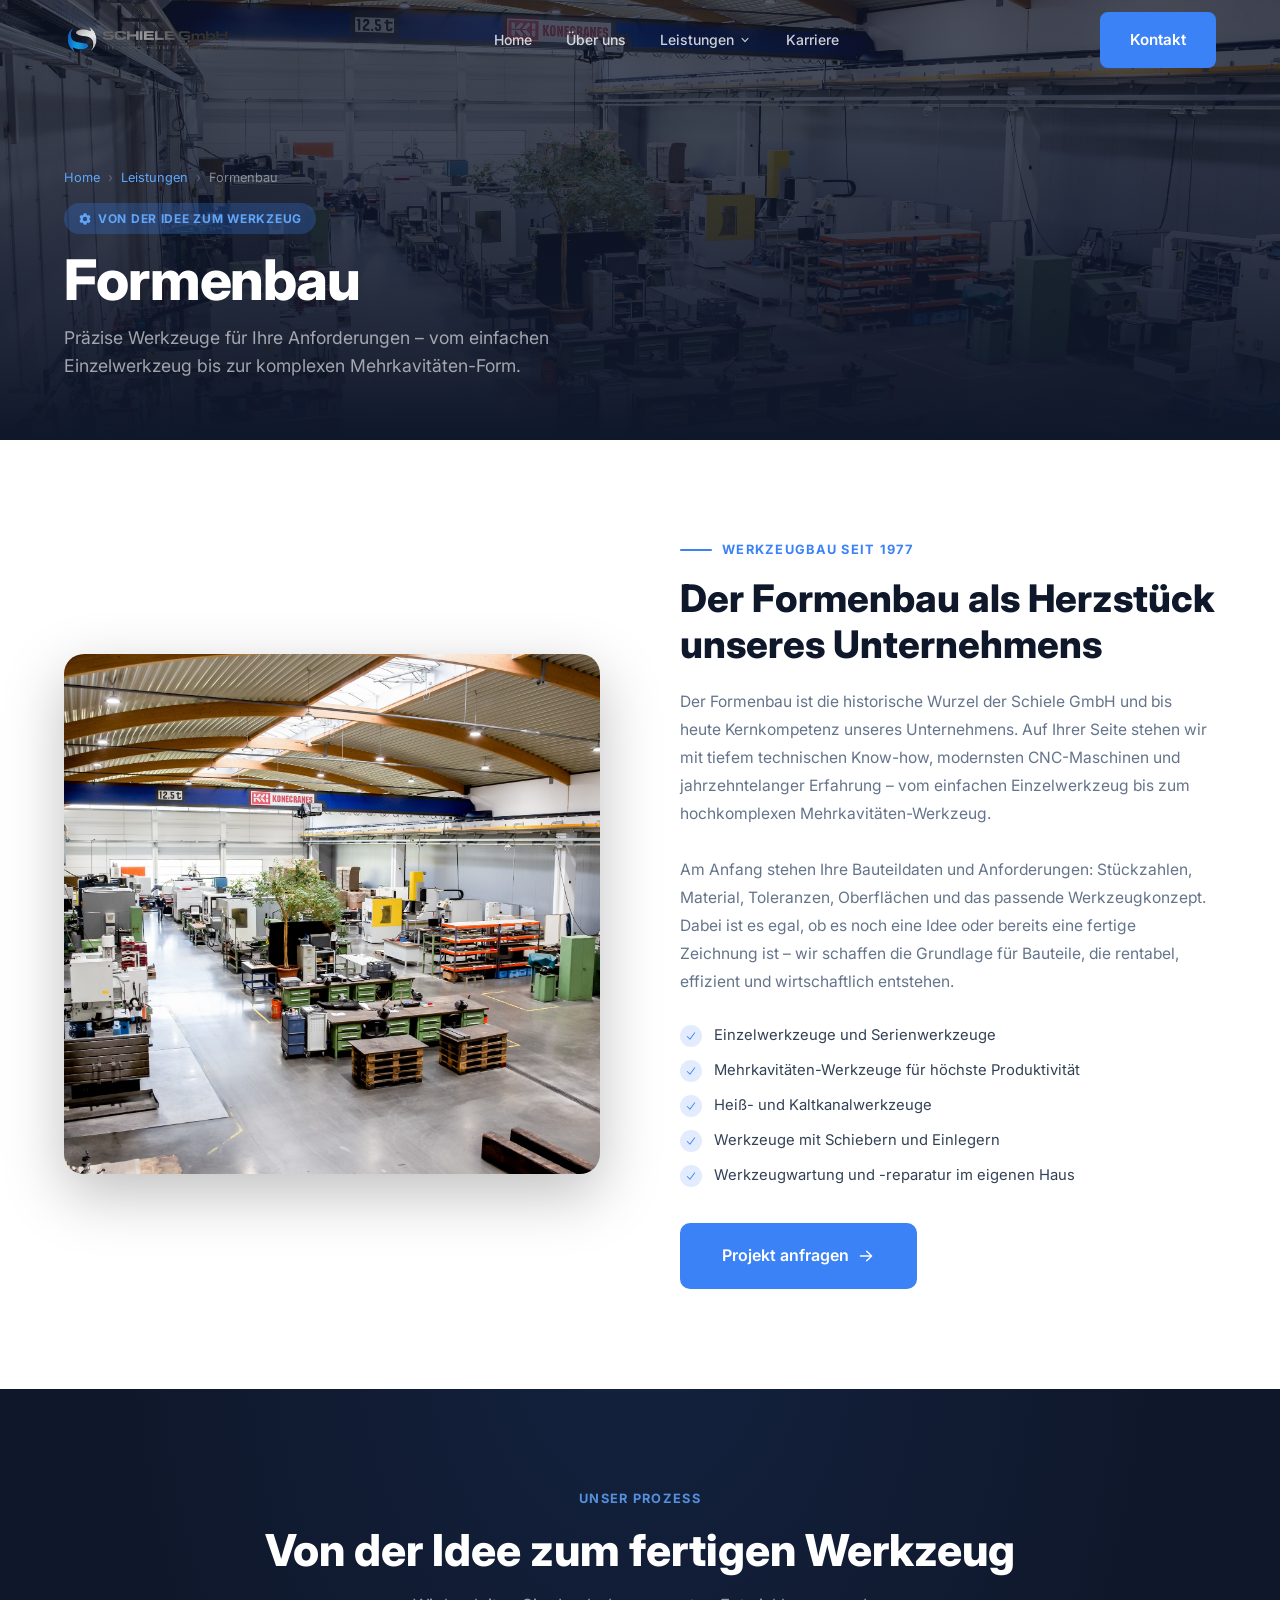
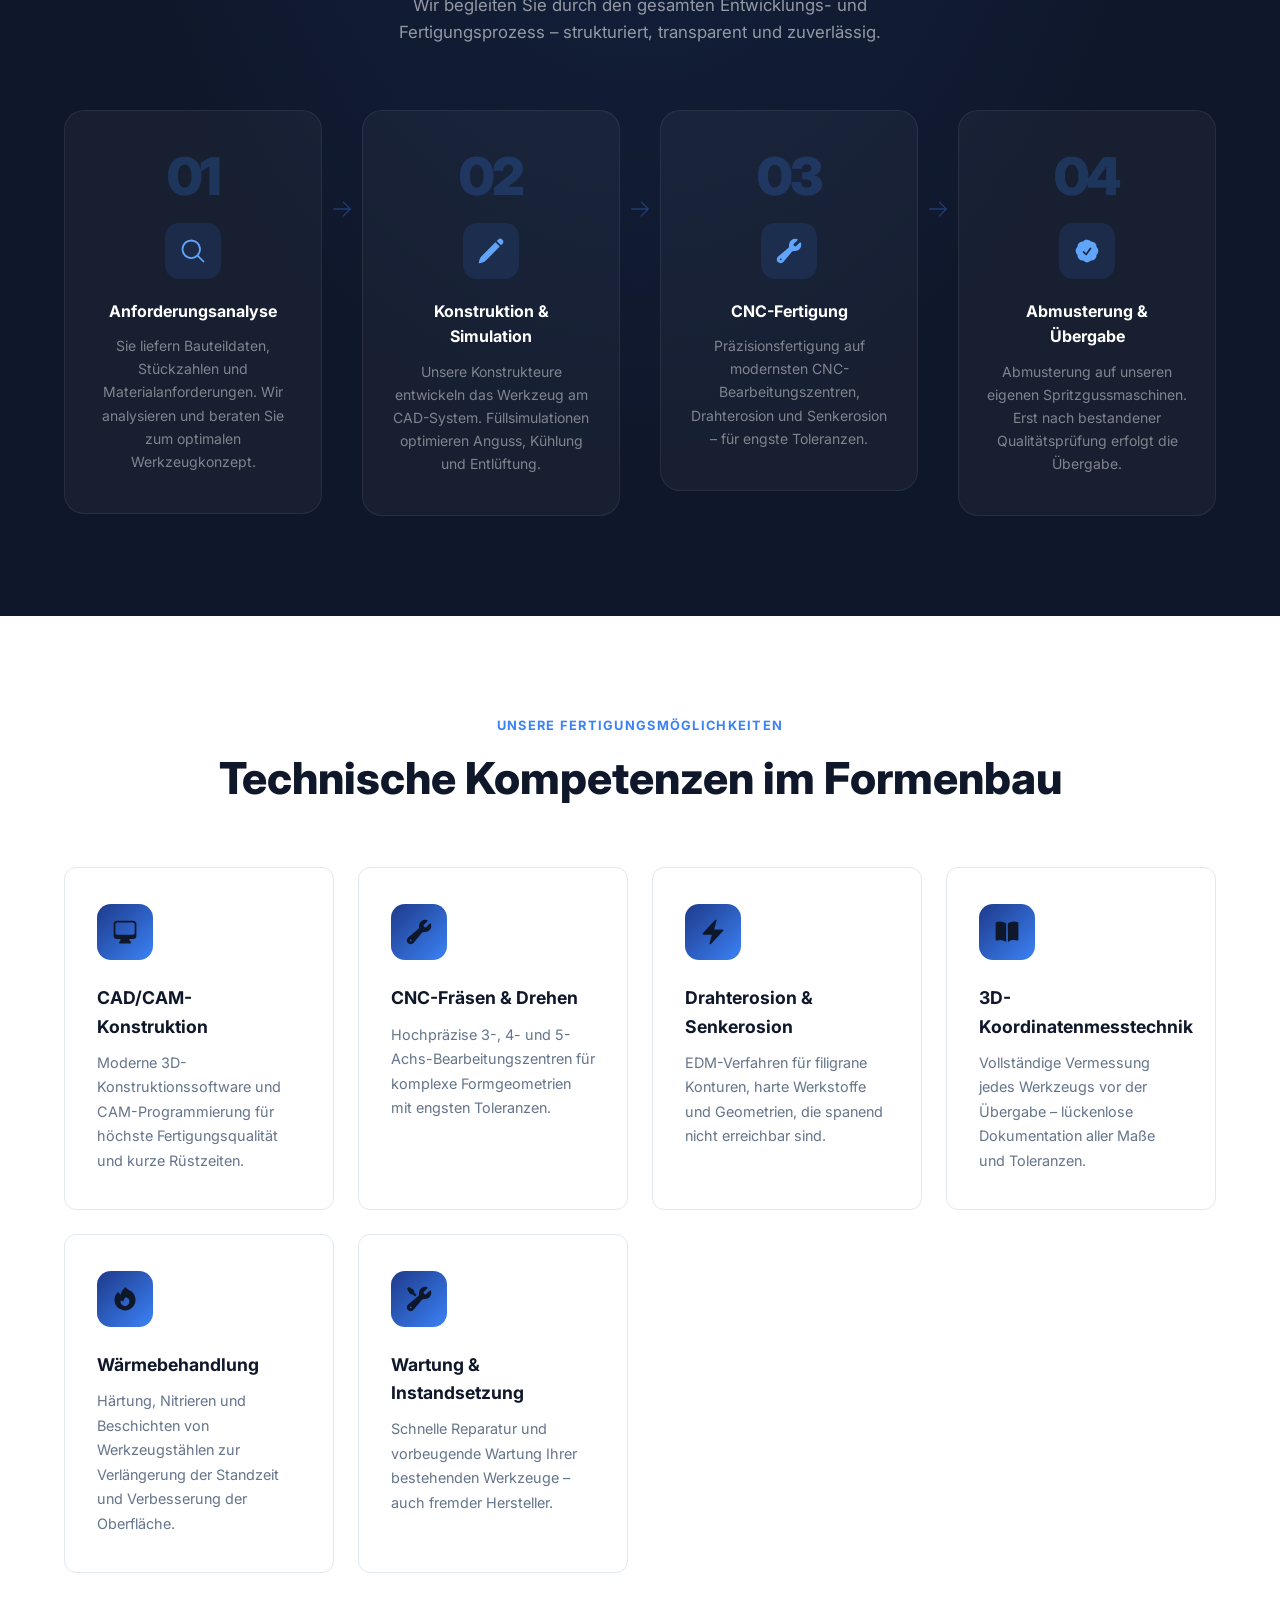
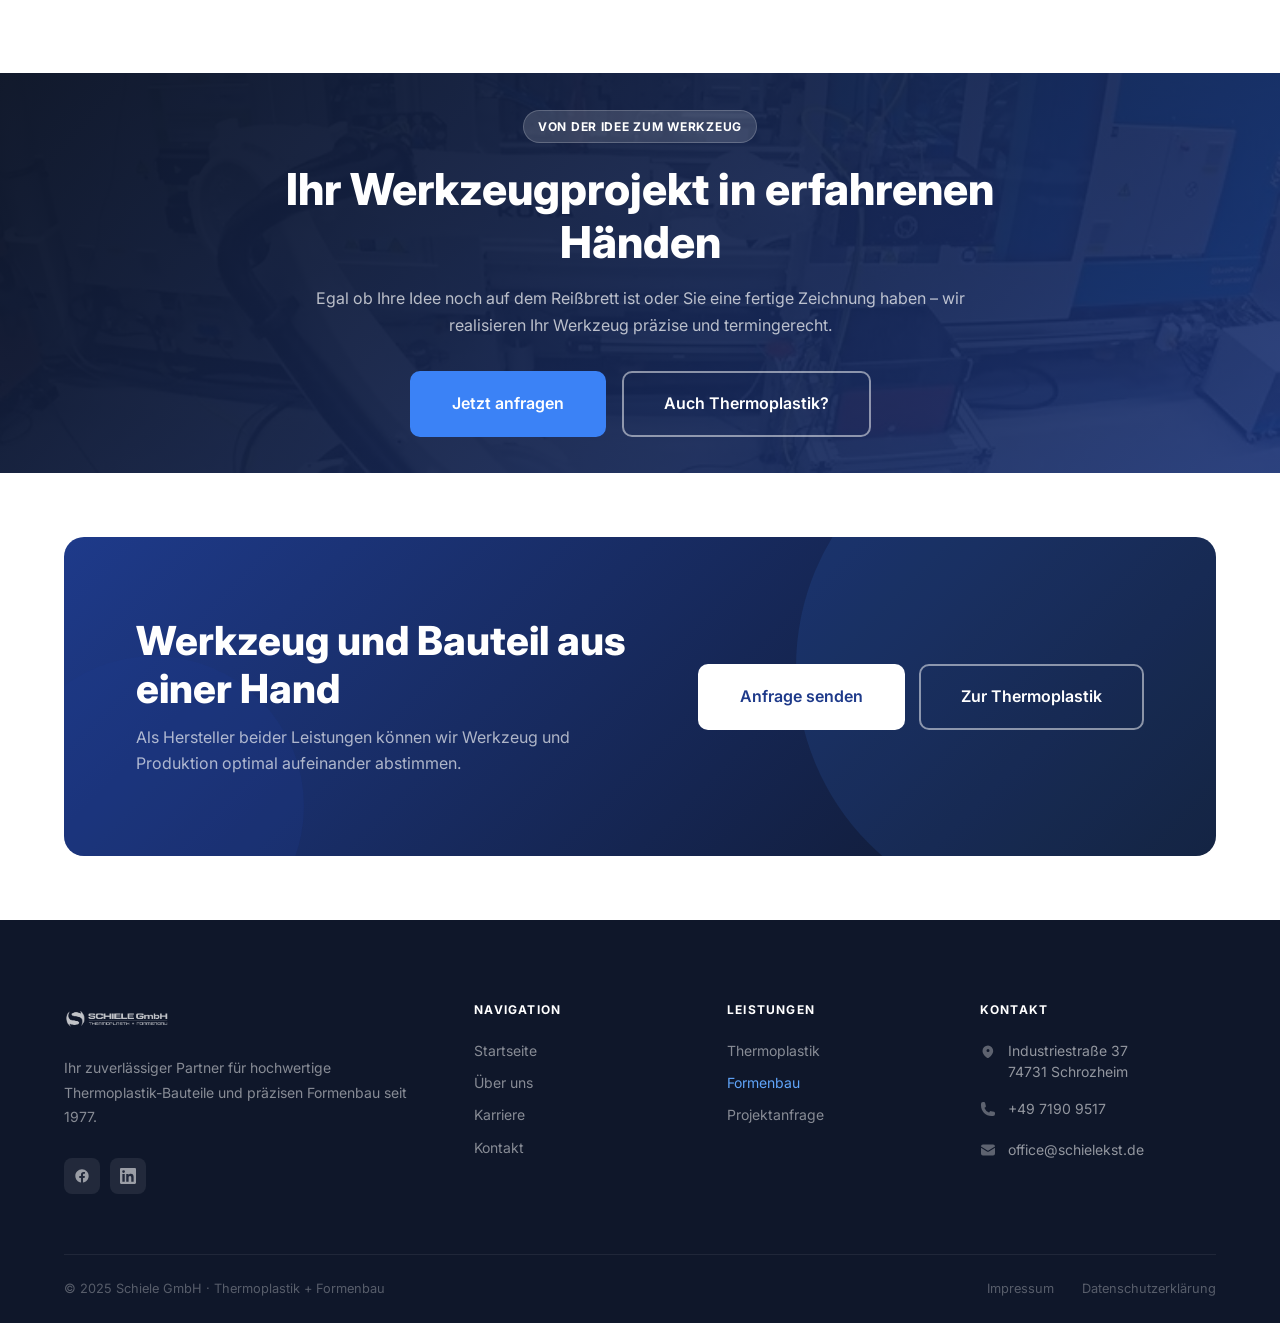
<file: leistungen/formenbau.html>
<!DOCTYPE html>
<html lang="de">
<head>
  <meta charset="UTF-8">
  <meta name="viewport" content="width=device-width, initial-scale=1.0">
  <title>Formenbau – Schiele GmbH | Von der Idee zum Werkzeug</title>
  <meta name="description" content="Präziser Formenbau und Werkzeugbau bei Schiele GmbH – von einfachen Einzelwerkzeugen bis zu komplexen Mehrkavitäten-Werkzeugen. Kompetent seit 1977.">
  <link rel="stylesheet" href="../css/style.css">
  <link rel="preconnect" href="https://fonts.googleapis.com">
  <link rel="preconnect" href="https://fonts.gstatic.com" crossorigin>
  <link href="https://fonts.googleapis.com/css2?family=Inter:wght@300;400;500;600;700;800;900&display=swap" rel="stylesheet">
</head>
<body>

<!-- ===== NAVBAR ===== -->
<nav class="navbar" id="navbar">
  <div class="container">
    <div class="navbar-inner">
      <a href="../index.html" class="navbar-logo">
        <img src="../Images/schiele_logo.png" alt="Schiele GmbH">
      </a>
      <ul class="navbar-links">
        <li><a href="../index.html">Home</a></li>
        <li><a href="../ueber-uns.html">Über uns</a></li>
        <li class="nav-dropdown">
          <a href="#" class="dropdown-toggle">Leistungen <svg viewBox="0 0 20 20" fill="currentColor" width="14" height="14"><path fill-rule="evenodd" d="M5.23 7.21a.75.75 0 011.06.02L10 11.168l3.71-3.938a.75.75 0 111.08 1.04l-4.25 4.5a.75.75 0 01-1.08 0l-4.25-4.5a.75.75 0 01.02-1.06z" clip-rule="evenodd"/></svg></a>
          <div class="nav-dropdown-menu">
            <a href="thermoplastik.html">
              <span class="dd-icon" style="color:var(--accent-light)"><svg viewBox="0 0 24 24" fill="currentColor" width="20" height="20"><path d="M12.378 1.602a.75.75 0 00-.756 0L3 6.632l9 5.25 9-5.25-8.622-5.03zM21.75 7.93l-9 5.25v9l8.628-5.032a.75.75 0 00.372-.648V7.93zM11.25 22.18v-9l-9-5.25v8.57a.75.75 0 00.372.648l8.628 5.033z"/></svg></span>
              <span class="dd-text"><strong>Thermoplastik</strong><span>Kunststoffteile nach Maß</span></span>
            </a>
            <a href="formenbau.html">
              <span class="dd-icon" style="color:var(--accent-light)"><svg viewBox="0 0 24 24" fill="currentColor" width="20" height="20"><path fill-rule="evenodd" d="M11.078 2.25c-.917 0-1.699.663-1.85 1.567L9.05 4.889c-.02.12-.115.26-.297.348a7.493 7.493 0 00-.986.57c-.166.115-.334.126-.45.083L6.3 5.508a1.875 1.875 0 00-2.282.819l-.922 1.597a1.875 1.875 0 00.432 2.385l.84.692c.095.078.17.229.154.43a7.598 7.598 0 000 1.139c.015.2-.059.352-.153.43l-.841.692a1.875 1.875 0 00-.432 2.385l.922 1.597a1.875 1.875 0 002.282.818l1.019-.382c.115-.043.283-.031.45.082.312.214.641.405.985.57.182.088.277.228.297.35l.178 1.071c.151.904.933 1.567 1.85 1.567h1.844c.916 0 1.699-.663 1.85-1.567l.178-1.072c.02-.12.114-.26.297-.349.344-.165.673-.356.985-.57.167-.114.335-.125.45-.082l1.02.382a1.875 1.875 0 002.28-.819l.923-1.597a1.875 1.875 0 00-.432-2.385l-.84-.692c-.095-.078-.17-.229-.154-.43a7.614 7.614 0 000-1.139c-.016-.2.059-.352.153-.43l.84-.692c.708-.582.891-1.59.433-2.385l-.922-1.597a1.875 1.875 0 00-2.282-.818l-1.02.382c-.114.043-.282.031-.449-.083a7.49 7.49 0 00-.985-.57c-.183-.087-.277-.227-.297-.348l-.179-1.072a1.875 1.875 0 00-1.85-1.567h-1.843zM12 15.75a3.75 3.75 0 100-7.5 3.75 3.75 0 000 7.5z" clip-rule="evenodd"/></svg></span>
              <span class="dd-text"><strong>Formenbau</strong><span>Von der Idee zum Werkzeug</span></span>
            </a>
          </div>
        </li>
        <li><a href="../karriere.html">Karriere</a></li>
      </ul>
      <div class="navbar-cta"><a href="../kontakt.html" class="btn btn-primary">Kontakt</a></div>
      <button class="hamburger" id="hamburger"><span></span><span></span><span></span></button>
    </div>
  </div>
</nav>
<div class="mobile-nav" id="mobileNav">
  <button class="mobile-nav-close" id="mobileClose">✕</button>
  <a href="../index.html">Home</a>
  <a href="../ueber-uns.html">Über uns</a>
  <div class="mobile-nav-section">
    <div class="mobile-nav-label">Leistungen</div>
    <a href="thermoplastik.html" style="font-size:1rem;padding:10px 0 10px 16px;">→&nbsp; Thermoplastik</a>
    <a href="formenbau.html" style="font-size:1rem;padding:10px 0 10px 16px;">→&nbsp; Formenbau</a>
  </div>
  <a href="../karriere.html">Karriere</a>
  <a href="../kontakt.html" class="btn btn-primary btn-lg" style="margin-top:32px;justify-content:center;">Kontakt aufnehmen</a>
</div>

<!-- ===== PAGE HERO ===== -->
<section class="page-hero">
  <div class="page-hero-bg" style="background-image: url('../Images/moulds_halle__2_.jpg')"></div>
  <div class="page-hero-overlay"></div>
  <div class="container" style="width:100%">
    <div class="page-hero-content">
      <nav class="breadcrumb">
        <a href="../index.html">Home</a>
        <span class="breadcrumb-sep">›</span>
        <a href="#">Leistungen</a>
        <span class="breadcrumb-sep">›</span>
        <span>Formenbau</span>
      </nav>
      <span class="badge badge-blue" style="background:rgba(59,130,246,.25);color:var(--accent-light);margin-bottom:16px;display:inline-flex;align-items:center;gap:6px">
        <svg viewBox="0 0 24 24" fill="currentColor" width="14" height="14"><path fill-rule="evenodd" d="M11.078 2.25c-.917 0-1.699.663-1.85 1.567L9.05 4.889c-.02.12-.115.26-.297.348a7.493 7.493 0 00-.986.57c-.166.115-.334.126-.45.083L6.3 5.508a1.875 1.875 0 00-2.282.819l-.922 1.597a1.875 1.875 0 00.432 2.385l.84.692c.095.078.17.229.154.43a7.598 7.598 0 000 1.139c.015.2-.059.352-.153.43l-.841.692a1.875 1.875 0 00-.432 2.385l.922 1.597a1.875 1.875 0 002.282.818l1.019-.382c.115-.043.283-.031.45.082.312.214.641.405.985.57.182.088.277.228.297.35l.178 1.071c.151.904.933 1.567 1.85 1.567h1.844c.916 0 1.699-.663 1.85-1.567l.178-1.072c.02-.12.114-.26.297-.349.344-.165.673-.356.985-.57.167-.114.335-.125.45-.082l1.02.382a1.875 1.875 0 002.28-.819l.923-1.597a1.875 1.875 0 00-.432-2.385l-.84-.692c-.095-.078-.17-.229-.154-.43a7.614 7.614 0 000-1.139c-.016-.2.059-.352.153-.43l.84-.692c.708-.582.891-1.59.433-2.385l-.922-1.597a1.875 1.875 0 00-2.282-.818l-1.02.382c-.114.043-.282.031-.449-.083a7.49 7.49 0 00-.985-.57c-.183-.087-.277-.227-.297-.348l-.179-1.072a1.875 1.875 0 00-1.85-1.567h-1.843zM12 15.75a3.75 3.75 0 100-7.5 3.75 3.75 0 000 7.5z" clip-rule="evenodd"/></svg>
        Von der Idee zum Werkzeug
      </span>
      <h1>Formenbau</h1>
      <p class="page-subtitle">Präzise Werkzeuge für Ihre Anforderungen – vom einfachen Einzelwerkzeug bis zur komplexen Mehrkavitäten-Form.</p>
    </div>
  </div>
</section>

<!-- ===== INTRO ===== -->
<section class="section">
  <div class="container">
    <div class="split">
      <div class="split-img fade-in" style="order:-1">
        <img src="../Images/moulds_halle__2_.jpg" alt="Werkzeughalle Schiele GmbH" style="height:520px;object-fit:cover;width:100%">
      </div>
      <div class="split-content fade-up">
        <div class="section-eyebrow">Werkzeugbau seit 1977</div>
        <h2 class="split-title">Der Formenbau als Herzstück unseres Unternehmens</h2>
        <p class="split-text">
          Der Formenbau ist die historische Wurzel der Schiele GmbH und bis heute Kernkompetenz unseres
          Unternehmens. Auf Ihrer Seite stehen wir mit tiefem technischen Know-how, modernsten CNC-Maschinen
          und jahrzehntelanger Erfahrung – vom einfachen Einzelwerkzeug bis zum hochkomplexen
          Mehrkavitäten-Werkzeug.
        </p>
        <p class="split-text">
          Am Anfang stehen Ihre Bauteildaten und Anforderungen: Stückzahlen, Material, Toleranzen,
          Oberflächen und das passende Werkzeugkonzept. Dabei ist es egal, ob es noch eine Idee oder
          bereits eine fertige Zeichnung ist – wir schaffen die Grundlage für Bauteile, die rentabel,
          effizient und wirtschaftlich entstehen.
        </p>
        <ul class="checklist">
          <li><span class="check-icon"><svg viewBox="0 0 20 20" fill="currentColor" width="14" height="14"><path fill-rule="evenodd" d="M16.704 4.153a.75.75 0 01.143 1.052l-8 10.5a.75.75 0 01-1.127.075l-4.5-4.5a.75.75 0 011.06-1.06l3.894 3.893 7.48-9.817a.75.75 0 011.05-.143z" clip-rule="evenodd"/></svg></span>Einzelwerkzeuge und Serienwerkzeuge</li>
          <li><span class="check-icon"><svg viewBox="0 0 20 20" fill="currentColor" width="14" height="14"><path fill-rule="evenodd" d="M16.704 4.153a.75.75 0 01.143 1.052l-8 10.5a.75.75 0 01-1.127.075l-4.5-4.5a.75.75 0 011.06-1.06l3.894 3.893 7.48-9.817a.75.75 0 011.05-.143z" clip-rule="evenodd"/></svg></span>Mehrkavitäten-Werkzeuge für höchste Produktivität</li>
          <li><span class="check-icon"><svg viewBox="0 0 20 20" fill="currentColor" width="14" height="14"><path fill-rule="evenodd" d="M16.704 4.153a.75.75 0 01.143 1.052l-8 10.5a.75.75 0 01-1.127.075l-4.5-4.5a.75.75 0 011.06-1.06l3.894 3.893 7.48-9.817a.75.75 0 011.05-.143z" clip-rule="evenodd"/></svg></span>Heiß- und Kaltkanalwerkzeuge</li>
          <li><span class="check-icon"><svg viewBox="0 0 20 20" fill="currentColor" width="14" height="14"><path fill-rule="evenodd" d="M16.704 4.153a.75.75 0 01.143 1.052l-8 10.5a.75.75 0 01-1.127.075l-4.5-4.5a.75.75 0 011.06-1.06l3.894 3.893 7.48-9.817a.75.75 0 011.05-.143z" clip-rule="evenodd"/></svg></span>Werkzeuge mit Schiebern und Einlegern</li>
          <li><span class="check-icon"><svg viewBox="0 0 20 20" fill="currentColor" width="14" height="14"><path fill-rule="evenodd" d="M16.704 4.153a.75.75 0 01.143 1.052l-8 10.5a.75.75 0 01-1.127.075l-4.5-4.5a.75.75 0 011.06-1.06l3.894 3.893 7.48-9.817a.75.75 0 011.05-.143z" clip-rule="evenodd"/></svg></span>Werkzeugwartung und -reparatur im eigenen Haus</li>
        </ul>
        <a href="../kontakt.html" class="btn btn-primary btn-lg">
          Projekt anfragen
          <svg viewBox="0 0 20 20" fill="currentColor" width="18" height="18"><path fill-rule="evenodd" d="M3 10a.75.75 0 01.75-.75h10.638L10.23 5.29a.75.75 0 111.04-1.08l5.5 5.25a.75.75 0 010 1.08l-5.5 5.25a.75.75 0 11-1.04-1.08l4.158-3.96H3.75A.75.75 0 013 10z" clip-rule="evenodd"/></svg>
        </a>
      </div>
    </div>
  </div>
</section>

<!-- ===== PROCESS ===== -->
<section class="section section-process">
  <div class="container">
    <div class="section-header center fade-up">
      <div class="section-eyebrow" style="color:rgba(96,165,250,.85)">Unser Prozess</div>
      <h2 class="section-title section-title-white">Von der Idee zum fertigen Werkzeug</h2>
      <p class="section-subtitle" style="color:rgba(255,255,255,.55)">Wir begleiten Sie durch den gesamten Entwicklungs- und Fertigungsprozess – strukturiert, transparent und zuverlässig.</p>
    </div>
    <div class="process-flow">
      <div class="psc fade-up">
        <div class="psc-num">01</div>
        <div class="psc-icon-wrap">
          <svg viewBox="0 0 24 24" fill="currentColor" width="26" height="26"><path fill-rule="evenodd" d="M10.5 3.75a6.75 6.75 0 100 13.5 6.75 6.75 0 000-13.5zM2.25 10.5a8.25 8.25 0 1114.59 5.28l4.69 4.69a.75.75 0 11-1.06 1.06l-4.69-4.69A8.25 8.25 0 012.25 10.5z" clip-rule="evenodd"/></svg>
        </div>
        <h4>Anforderungsanalyse</h4>
        <p>Sie liefern Bauteildaten, Stückzahlen und Materialanforderungen. Wir analysieren und beraten Sie zum optimalen Werkzeugkonzept.</p>
      </div>
      <div class="psc-arrow">
        <svg viewBox="0 0 24 24" fill="currentColor" width="22" height="22"><path fill-rule="evenodd" d="M12.97 3.97a.75.75 0 011.06 0l7.5 7.5a.75.75 0 010 1.06l-7.5 7.5a.75.75 0 11-1.06-1.06l6.22-6.22H3a.75.75 0 010-1.5h16.19l-6.22-6.22a.75.75 0 010-1.06z" clip-rule="evenodd"/></svg>
      </div>
      <div class="psc fade-up">
        <div class="psc-num">02</div>
        <div class="psc-icon-wrap">
          <svg viewBox="0 0 24 24" fill="currentColor" width="26" height="26"><path d="M21.731 2.269a2.625 2.625 0 00-3.712 0l-1.157 1.157 3.712 3.712 1.157-1.157a2.625 2.625 0 000-3.712zM19.513 8.199l-3.712-3.712-12.15 12.15a5.25 5.25 0 00-1.32 2.214l-.8 2.685a.75.75 0 00.933.933l2.685-.8a5.25 5.25 0 002.214-1.32L19.513 8.2z"/></svg>
        </div>
        <h4>Konstruktion &amp; Simulation</h4>
        <p>Unsere Konstrukteure entwickeln das Werkzeug am CAD-System. Füllsimulationen optimieren Anguss, Kühlung und Entlüftung.</p>
      </div>
      <div class="psc-arrow">
        <svg viewBox="0 0 24 24" fill="currentColor" width="22" height="22"><path fill-rule="evenodd" d="M12.97 3.97a.75.75 0 011.06 0l7.5 7.5a.75.75 0 010 1.06l-7.5 7.5a.75.75 0 11-1.06-1.06l6.22-6.22H3a.75.75 0 010-1.5h16.19l-6.22-6.22a.75.75 0 010-1.06z" clip-rule="evenodd"/></svg>
      </div>
      <div class="psc fade-up">
        <div class="psc-num">03</div>
        <div class="psc-icon-wrap">
          <svg viewBox="0 0 24 24" fill="currentColor" width="26" height="26"><path fill-rule="evenodd" d="M12 6.75a5.25 5.25 0 016.775-5.025.75.75 0 01.313 1.248l-3.32 3.319c.063.475.276.934.641 1.299.365.365.824.578 1.3.641l3.318-3.319a.75.75 0 011.248.313 5.25 5.25 0 01-5.472 6.756c-1.018-.086-1.87.1-2.309.634L7.344 21.3A3.298 3.298 0 112.7 16.657l8.684-7.151c.533-.44.72-1.291.634-2.309A5.342 5.342 0 0112 6.75zM4.117 19.125a.75.75 0 01.75-.75h.008a.75.75 0 01.75.75v.008a.75.75 0 01-.75.75h-.008a.75.75 0 01-.75-.75v-.008z" clip-rule="evenodd"/></svg>
        </div>
        <h4>CNC-Fertigung</h4>
        <p>Präzisionsfertigung auf modernsten CNC-Bearbeitungszentren, Drahterosion und Senkerosion – für engste Toleranzen.</p>
      </div>
      <div class="psc-arrow">
        <svg viewBox="0 0 24 24" fill="currentColor" width="22" height="22"><path fill-rule="evenodd" d="M12.97 3.97a.75.75 0 011.06 0l7.5 7.5a.75.75 0 010 1.06l-7.5 7.5a.75.75 0 11-1.06-1.06l6.22-6.22H3a.75.75 0 010-1.5h16.19l-6.22-6.22a.75.75 0 010-1.06z" clip-rule="evenodd"/></svg>
      </div>
      <div class="psc fade-up">
        <div class="psc-num">04</div>
        <div class="psc-icon-wrap">
          <svg viewBox="0 0 24 24" fill="currentColor" width="26" height="26"><path fill-rule="evenodd" d="M8.603 3.799A4.49 4.49 0 0112 2.25c1.357 0 2.573.6 3.397 1.549a4.49 4.49 0 013.498 1.307 4.491 4.491 0 011.307 3.497A4.49 4.49 0 0121.75 12a4.49 4.49 0 01-1.549 3.397 4.491 4.491 0 01-1.307 3.497 4.491 4.491 0 01-3.497 1.307A4.49 4.49 0 0112 21.75a4.49 4.49 0 01-3.397-1.549 4.49 4.49 0 01-3.498-1.306 4.491 4.491 0 01-1.307-3.498A4.49 4.49 0 012.25 12c0-1.357.6-2.573 1.549-3.397a4.49 4.49 0 011.307-3.497 4.49 4.49 0 013.497-1.307zm7.007 6.387a.75.75 0 10-1.22-.872l-3.236 4.53L9.53 12.22a.75.75 0 00-1.06 1.06l2.25 2.25a.75.75 0 001.14-.094l3.75-5.25z" clip-rule="evenodd"/></svg>
        </div>
        <h4>Abmusterung &amp; Übergabe</h4>
        <p>Abmusterung auf unseren eigenen Spritzgussmaschinen. Erst nach bestandener Qualitätsprüfung erfolgt die Übergabe.</p>
      </div>
    </div>
  </div>
</section>

<!-- ===== CAPABILITIES ===== -->
<section class="section">
  <div class="container">
    <div class="section-header center fade-up">
      <div class="section-eyebrow">Unsere Fertigungsmöglichkeiten</div>
      <h2 class="section-title">Technische Kompetenzen im Formenbau</h2>
    </div>
    <div class="features-grid">
      <div class="feature-card fade-up">
        <div class="feature-icon">
          <svg viewBox="0 0 24 24" fill="currentColor" width="28" height="28"><path fill-rule="evenodd" d="M2.25 5.25a3 3 0 013-3h13.5a3 3 0 013 3V15a3 3 0 01-3 3h-3v.257c0 .597.237 1.17.659 1.591l.621.622a.75.75 0 01-.53 1.28h-9a.75.75 0 01-.53-1.28l.621-.622a2.25 2.25 0 00.659-1.59V18h-3a3 3 0 01-3-3V5.25zm1.5 0v7.5a1.5 1.5 0 001.5 1.5h13.5a1.5 1.5 0 001.5-1.5v-7.5a1.5 1.5 0 00-1.5-1.5H5.25a1.5 1.5 0 00-1.5 1.5z" clip-rule="evenodd"/></svg>
        </div>
        <h4>CAD/CAM-Konstruktion</h4>
        <p>Moderne 3D-Konstruktionssoftware und CAM-Programmierung für höchste Fertigungsqualität und kurze Rüstzeiten.</p>
      </div>
      <div class="feature-card fade-up">
        <div class="feature-icon">
          <svg viewBox="0 0 24 24" fill="currentColor" width="28" height="28"><path fill-rule="evenodd" d="M12 6.75a5.25 5.25 0 016.775-5.025.75.75 0 01.313 1.248l-3.32 3.319c.063.475.276.934.641 1.299.365.365.824.578 1.3.641l3.318-3.319a.75.75 0 011.248.313 5.25 5.25 0 01-5.472 6.756c-1.018-.086-1.87.1-2.309.634L7.344 21.3A3.298 3.298 0 112.7 16.657l8.684-7.151c.533-.44.72-1.291.634-2.309A5.342 5.342 0 0112 6.75zM4.117 19.125a.75.75 0 01.75-.75h.008a.75.75 0 01.75.75v.008a.75.75 0 01-.75.75h-.008a.75.75 0 01-.75-.75v-.008z" clip-rule="evenodd"/></svg>
        </div>
        <h4>CNC-Fräsen &amp; Drehen</h4>
        <p>Hochpräzise 3-, 4- und 5-Achs-Bearbeitungszentren für komplexe Formgeometrien mit engsten Toleranzen.</p>
      </div>
      <div class="feature-card fade-up">
        <div class="feature-icon">
          <svg viewBox="0 0 24 24" fill="currentColor" width="28" height="28"><path fill-rule="evenodd" d="M14.615 1.595a.75.75 0 01.359.852L12.982 9.75h7.268a.75.75 0 01.548 1.262l-10.5 11.25a.75.75 0 01-1.272-.71l1.992-7.302H3.75a.75.75 0 01-.548-1.262l10.5-11.25a.75.75 0 01.913-.143z" clip-rule="evenodd"/></svg>
        </div>
        <h4>Drahterosion &amp; Senkerosion</h4>
        <p>EDM-Verfahren für filigrane Konturen, harte Werkstoffe und Geometrien, die spanend nicht erreichbar sind.</p>
      </div>
      <div class="feature-card fade-up">
        <div class="feature-icon">
          <svg viewBox="0 0 24 24" fill="currentColor" width="28" height="28"><path d="M11.25 4.533A9.707 9.707 0 006 3a9.735 9.735 0 00-3.25.555.75.75 0 00-.5.707v14.25a.75.75 0 001 .707A8.237 8.237 0 016 18.75c1.995 0 3.823.707 5.25 1.886V4.533zM12.75 20.636A8.214 8.214 0 0118 18.75c.966 0 1.89.166 2.75.47a.75.75 0 001-.708V4.262a.75.75 0 00-.5-.707A9.735 9.735 0 0018 3a9.707 9.707 0 00-5.25 1.533v16.103z"/></svg>
        </div>
        <h4>3D-Koordinatenmesstechnik</h4>
        <p>Vollständige Vermessung jedes Werkzeugs vor der Übergabe – lückenlose Dokumentation aller Maße und Toleranzen.</p>
      </div>
      <div class="feature-card fade-up">
        <div class="feature-icon">
          <svg viewBox="0 0 24 24" fill="currentColor" width="28" height="28"><path fill-rule="evenodd" d="M12.963 2.286a.75.75 0 00-1.071-.136 9.742 9.742 0 00-3.539 6.176 7.547 7.547 0 01-1.705-1.715.75.75 0 00-1.152-.082A9 9 0 1015.68 4.534a7.46 7.46 0 01-2.717-2.248zM15.75 14.25a3.75 3.75 0 11-7.313-1.172c.628.465 1.35.81 2.133 1a5.99 5.99 0 011.925-3.545 3.75 3.75 0 013.255 3.717z" clip-rule="evenodd"/></svg>
        </div>
        <h4>Wärmebehandlung</h4>
        <p>Härtung, Nitrieren und Beschichten von Werkzeugstählen zur Verlängerung der Standzeit und Verbesserung der Oberfläche.</p>
      </div>
      <div class="feature-card fade-up">
        <div class="feature-icon">
          <svg viewBox="0 0 24 24" fill="currentColor" width="28" height="28"><path fill-rule="evenodd" d="M12 6.75a5.25 5.25 0 016.775-5.025.75.75 0 01.313 1.248l-3.32 3.319c.063.475.276.934.641 1.299.365.365.824.578 1.3.641l3.318-3.319a.75.75 0 011.248.313 5.25 5.25 0 01-5.472 6.756c-1.018-.086-1.87.1-2.309.634L7.344 21.3A3.298 3.298 0 112.7 16.657l8.684-7.151c.533-.44.72-1.291.634-2.309A5.342 5.342 0 0112 6.75zM4.117 19.125a.75.75 0 01.75-.75h.008a.75.75 0 01.75.75v.008a.75.75 0 01-.75.75h-.008a.75.75 0 01-.75-.75v-.008z" clip-rule="evenodd"/><path d="M10.076 8.64l-2.201-2.2V4.874a.75.75 0 00-.364-.643l-3.75-2.25a.75.75 0 00-.916.113l-.75.75a.75.75 0 00-.113.916l2.25 3.75a.75.75 0 00.643.364h1.564l2.062 2.062 1.575-1.297z"/></svg>
        </div>
        <h4>Wartung &amp; Instandsetzung</h4>
        <p>Schnelle Reparatur und vorbeugende Wartung Ihrer bestehenden Werkzeuge – auch fremder Hersteller.</p>
      </div>
    </div>
  </div>
</section>

<!-- ===== CTA BANNER ===== -->
<section style="padding:0">
  <div style="position:relative;height:400px;overflow:hidden;background:var(--dark)">
    <img src="../Images/Optilight01_68C09AFB-5AE3-486E-B75D-1FA15F1A9443.webp" alt="Formenbau Automation" style="width:100%;height:100%;object-fit:cover;opacity:.3">
    <div style="position:absolute;inset:0;background:linear-gradient(135deg,rgba(15,23,42,.95),rgba(30,58,138,.7))"></div>
    <div class="container" style="position:absolute;inset:0;display:flex;align-items:center">
      <div style="max-width:720px;position:relative;z-index:2;text-align:center;margin:0 auto">
        <span class="badge badge-white" style="margin-bottom:20px">Von der Idee zum Werkzeug</span>
        <h2 style="font-size:clamp(1.75rem,3.5vw,2.75rem);font-weight:800;color:var(--white);line-height:1.2;margin-bottom:16px">
          Ihr Werkzeugprojekt in erfahrenen Händen
        </h2>
        <p style="color:rgba(255,255,255,.7);font-size:1rem;margin-bottom:32px;line-height:1.7">
          Egal ob Ihre Idee noch auf dem Reißbrett ist oder Sie eine fertige Zeichnung haben –
          wir realisieren Ihr Werkzeug präzise und termingerecht.
        </p>
        <div style="display:flex;justify-content:center;gap:16px;flex-wrap:wrap">
          <a href="../kontakt.html" class="btn btn-primary btn-lg">Jetzt anfragen</a>
          <a href="thermoplastik.html" class="btn btn-outline-white btn-lg">Auch Thermoplastik?</a>
        </div>
      </div>
    </div>
  </div>
</section>

<!-- ===== CTA ===== -->
<section class="section-sm">
  <div class="container">
    <div class="cta-banner fade-in">
      <div class="cta-banner-inner">
        <div>
          <h2>Werkzeug und Bauteil aus einer Hand</h2>
          <p>Als Hersteller beider Leistungen können wir Werkzeug und Produktion optimal aufeinander abstimmen.</p>
        </div>
        <div class="cta-banner-actions">
          <a href="../kontakt.html" class="btn btn-white btn-lg">Anfrage senden</a>
          <a href="thermoplastik.html" class="btn btn-outline-white btn-lg">Zur Thermoplastik</a>
        </div>
      </div>
    </div>
  </div>
</section>

<!-- ===== FOOTER ===== -->
<footer class="footer">
  <div class="footer-main">
    <div class="container">
      <div class="footer-grid">
        <div>
          <img src="../Images/schiele_logo.png" alt="Schiele GmbH" class="footer-logo">
          <p class="footer-about">Ihr zuverlässiger Partner für hochwertige Thermoplastik-Bauteile und präzisen Formenbau seit 1977.</p>
          <div class="footer-social">
            <a href="#" aria-label="Facebook"><svg viewBox="0 0 24 24" fill="currentColor" width="16" height="16"><path fill-rule="evenodd" d="M22 12c0-5.523-4.477-10-10-10S2 6.477 2 12c0 4.991 3.657 9.128 8.438 9.878v-6.987h-2.54V12h2.54V9.797c0-2.506 1.492-3.89 3.777-3.89 1.094 0 2.238.195 2.238.195v2.46h-1.26c-1.243 0-1.63.771-1.63 1.562V12h2.773l-.443 2.89h-2.33v6.988C18.343 21.128 22 16.991 22 12z" clip-rule="evenodd"/></svg></a>
            <a href="#" aria-label="LinkedIn"><svg viewBox="0 0 24 24" fill="currentColor" width="16" height="16"><path d="M20.447 20.452h-3.554v-5.569c0-1.328-.027-3.037-1.852-3.037-1.853 0-2.136 1.445-2.136 2.939v5.667H9.351V9h3.414v1.561h.046c.477-.9 1.637-1.85 3.37-1.85 3.601 0 4.267 2.37 4.267 5.455v6.286zM5.337 7.433a2.062 2.062 0 01-2.063-2.065 2.064 2.064 0 112.063 2.065zm1.782 13.019H3.555V9h3.564v11.452zM22.225 0H1.771C.792 0 0 .774 0 1.729v20.542C0 23.227.792 24 1.771 24h20.451C23.2 24 24 23.227 24 22.271V1.729C24 .774 23.2 0 22.222 0h.003z"/></svg></a>
          </div>
        </div>
        <div class="footer-col"><h5>Navigation</h5><ul class="footer-links"><li><a href="../index.html">Startseite</a></li><li><a href="../ueber-uns.html">Über uns</a></li><li><a href="../karriere.html">Karriere</a></li><li><a href="../kontakt.html">Kontakt</a></li></ul></div>
        <div class="footer-col"><h5>Leistungen</h5><ul class="footer-links"><li><a href="thermoplastik.html">Thermoplastik</a></li><li><a href="formenbau.html">Formenbau</a></li><li><a href="../kontakt.html">Projektanfrage</a></li></ul></div>
        <div class="footer-col">
          <h5>Kontakt</h5>
          <div class="footer-contact-list">
            <div class="footer-contact-item">
              <span class="icon"><svg viewBox="0 0 24 24" fill="currentColor" width="16" height="16"><path fill-rule="evenodd" d="M11.54 22.351l.07.04.028.016a.76.76 0 00.723 0l.028-.015.071-.041a16.975 16.975 0 001.144-.742 19.58 19.58 0 002.683-2.282c1.944-2.013 3.5-4.619 3.5-7.327A8.25 8.25 0 0012 3.75a8.25 8.25 0 00-8.25 8.25c0 2.708 1.556 5.314 3.5 7.327a19.58 19.58 0 002.683 2.282 16.975 16.975 0 001.144.742zM12 13.5a2.25 2.25 0 100-4.5 2.25 2.25 0 000 4.5z" clip-rule="evenodd"/></svg></span>
              <span>Industriestraße 37<br>74731 Schrozheim</span>
            </div>
            <div class="footer-contact-item">
              <span class="icon"><svg viewBox="0 0 24 24" fill="currentColor" width="16" height="16"><path fill-rule="evenodd" d="M1.5 4.5a3 3 0 013-3h1.372c.86 0 1.61.586 1.819 1.42l1.105 4.423a1.875 1.875 0 01-.694 1.955l-1.293.97c-.135.101-.164.249-.126.352a11.285 11.285 0 006.697 6.697c.103.038.25.009.352-.126l.97-1.293a1.875 1.875 0 011.955-.694l4.423 1.105c.834.209 1.42.959 1.42 1.82V19.5a3 3 0 01-3 3h-2.25C8.552 22.5 1.5 15.448 1.5 6.75V4.5z" clip-rule="evenodd"/></svg></span>
              <a href="tel:+4971909517">+49 7190 9517</a>
            </div>
            <div class="footer-contact-item">
              <span class="icon"><svg viewBox="0 0 24 24" fill="currentColor" width="16" height="16"><path d="M1.5 8.67v8.58a3 3 0 003 3h15a3 3 0 003-3V8.67l-8.928 5.493a3 3 0 01-3.144 0L1.5 8.67z"/><path d="M22.5 6.908V6.75a3 3 0 00-3-3h-15a3 3 0 00-3 3v.158l9.714 5.978a1.5 1.5 0 001.572 0L22.5 6.908z"/></svg></span>
              <a href="mailto:office@schielekst.de">office@schielekst.de</a>
            </div>
          </div>
        </div>
      </div>
    </div>
  </div>
  <div class="container">
    <div class="footer-bottom">
      <p class="footer-bottom-left">© 2025 Schiele GmbH · Thermoplastik + Formenbau</p>
      <div class="footer-bottom-right"><a href="#">Impressum</a><a href="#">Datenschutzerklärung</a></div>
    </div>
  </div>
</footer>

<script src="../js/main.js"></script>
</body>
</html>
</file>
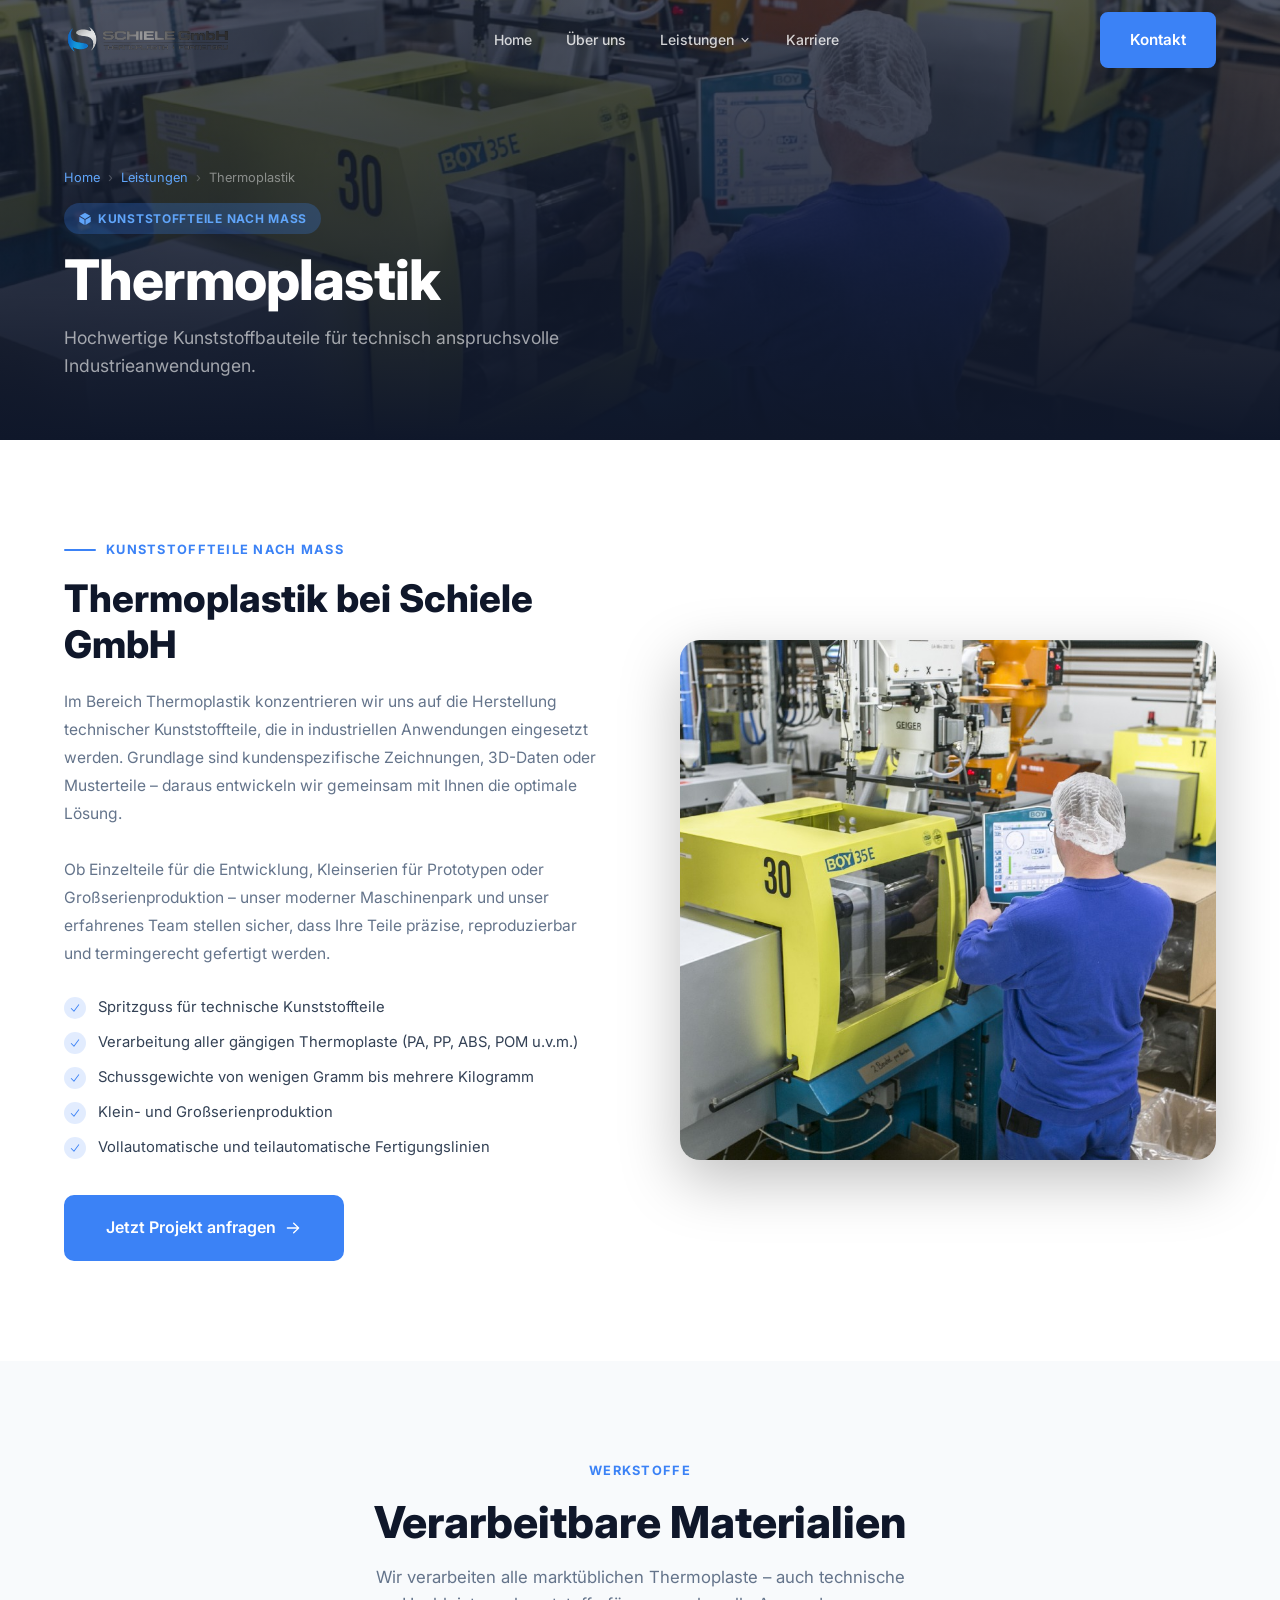
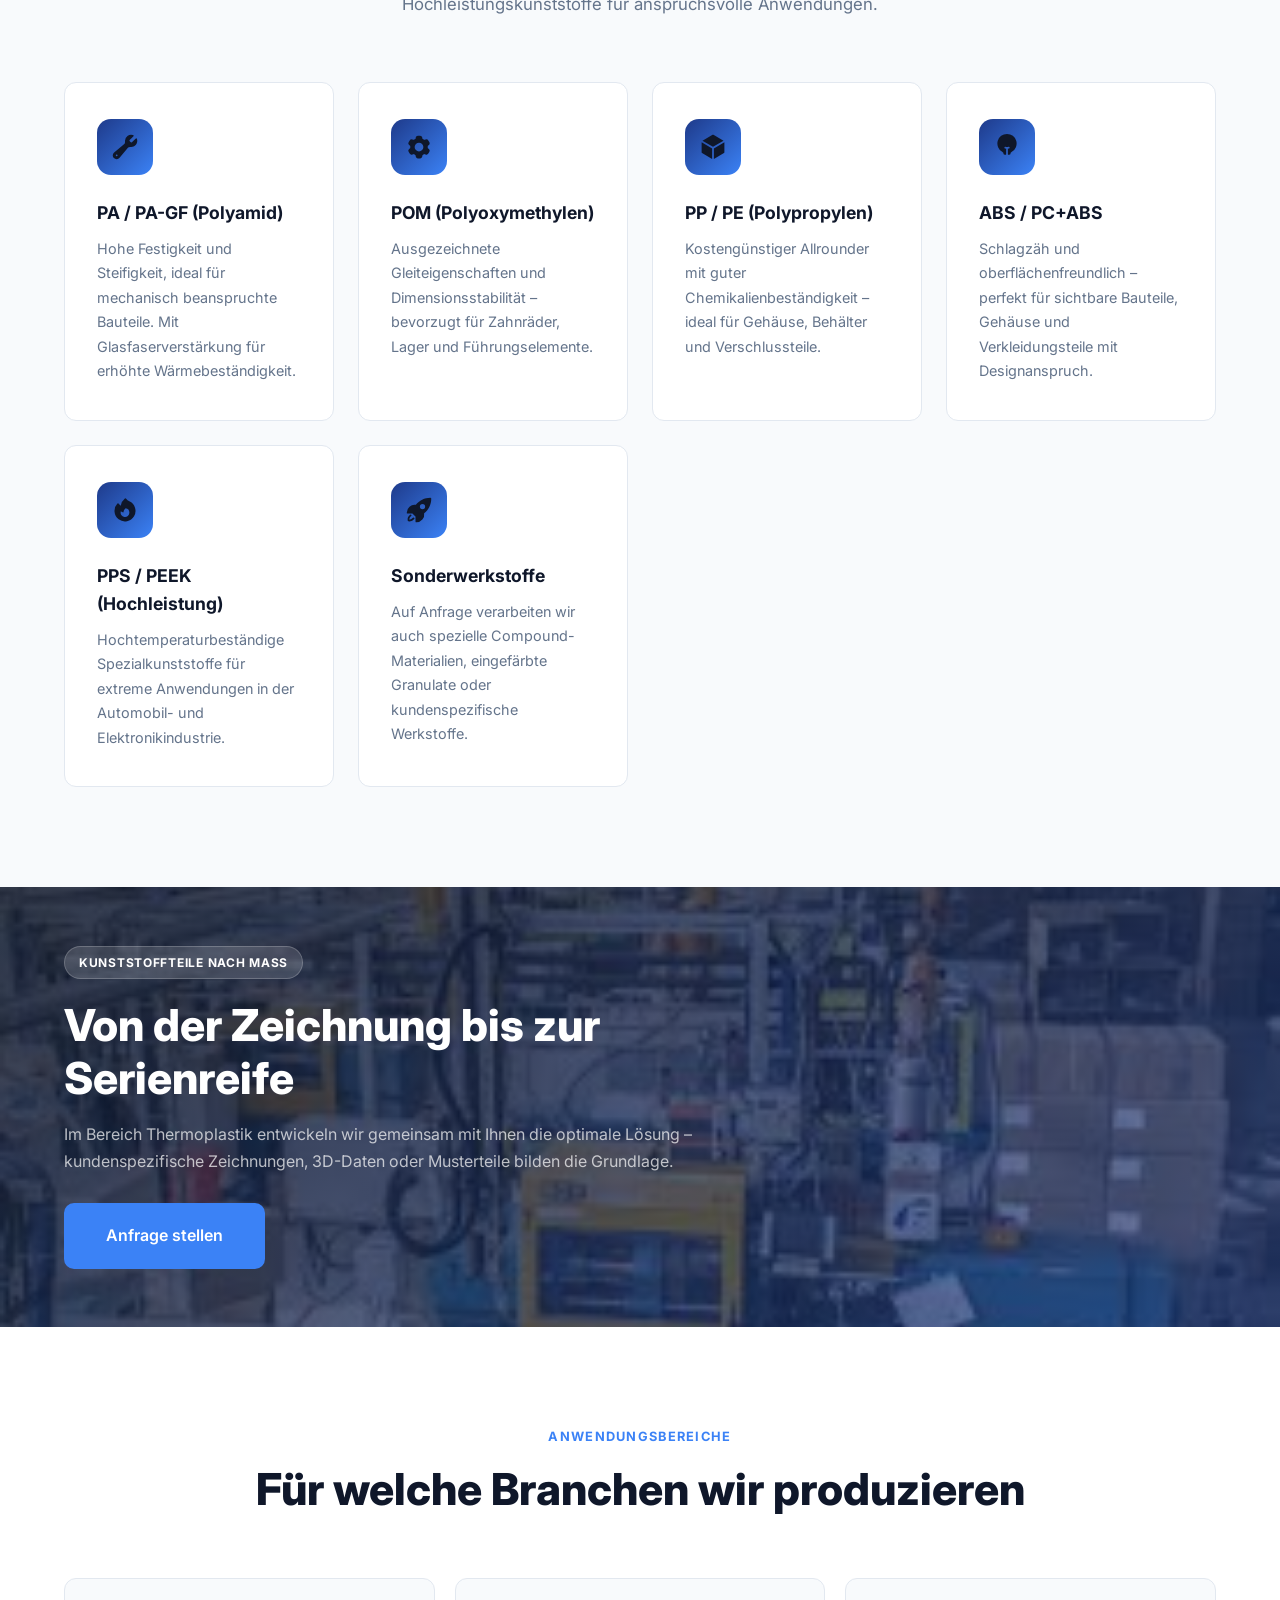
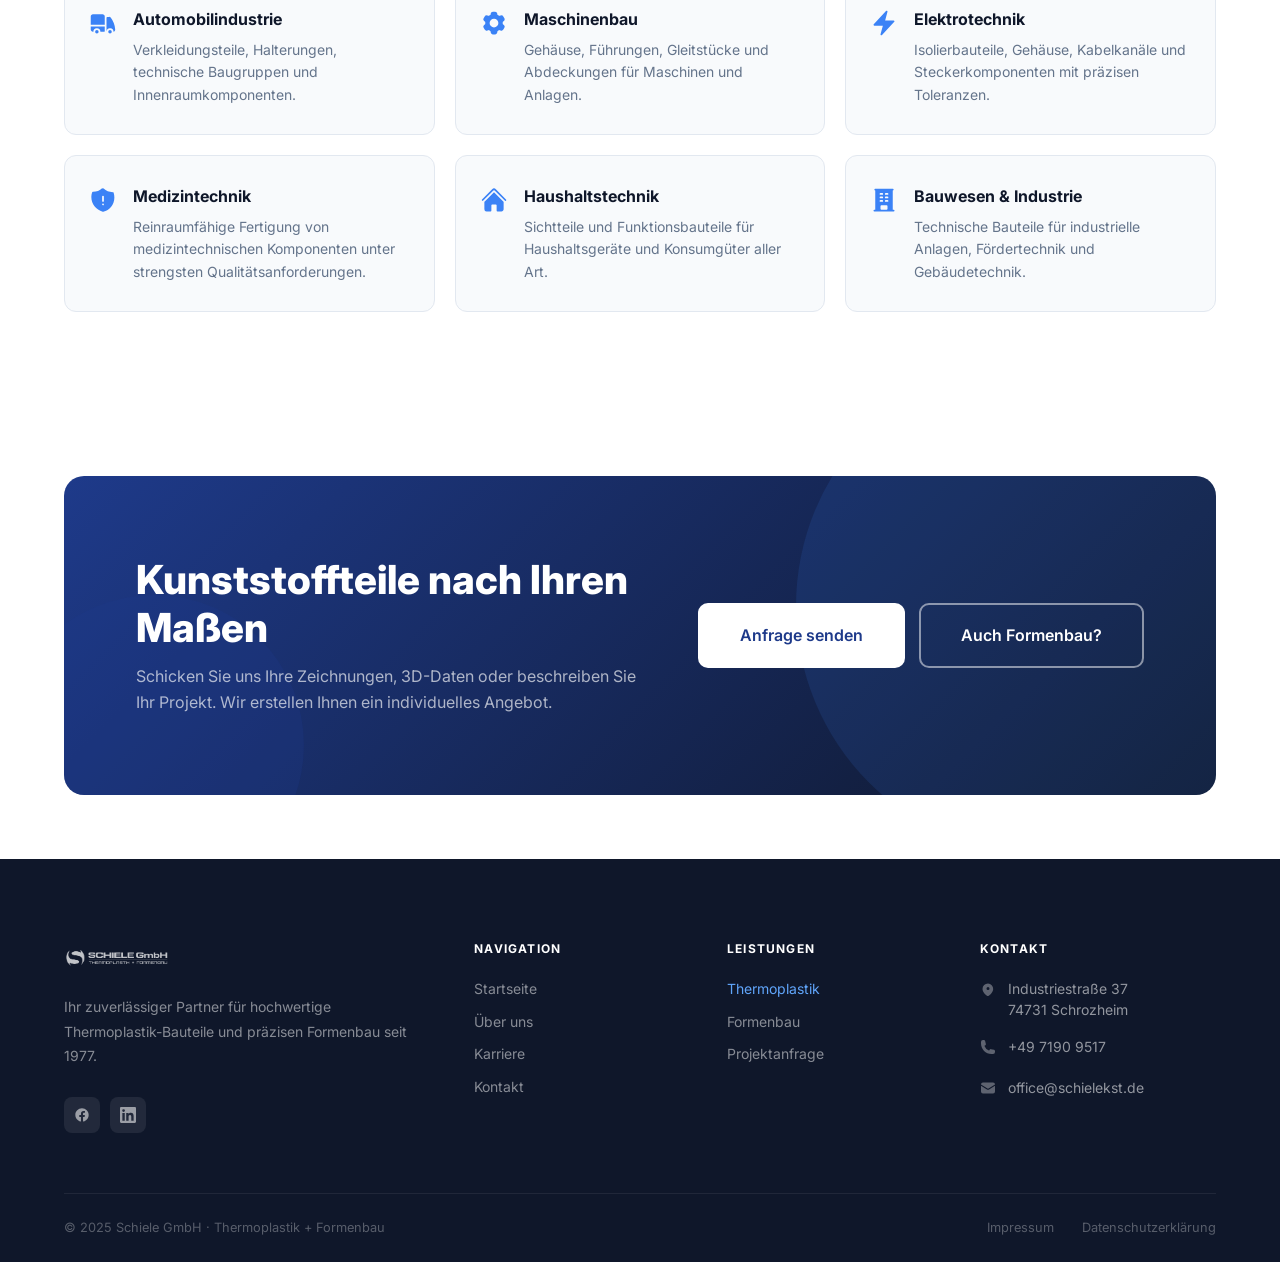
<file: leistungen/thermoplastik.html>
<!DOCTYPE html>
<html lang="de">
<head>
  <meta charset="UTF-8">
  <meta name="viewport" content="width=device-width, initial-scale=1.0">
  <title>Thermoplastik – Schiele GmbH | Kunststoffteile nach Maß</title>
  <meta name="description" content="Technische Thermoplastik-Bauteile für industrielle Anwendungen – maßgeschneidert, präzise und zuverlässig. Schiele GmbH, Ihr Spritzguss-Partner seit 1977.">
  <link rel="stylesheet" href="../css/style.css">
  <link rel="preconnect" href="https://fonts.googleapis.com">
  <link rel="preconnect" href="https://fonts.gstatic.com" crossorigin>
  <link href="https://fonts.googleapis.com/css2?family=Inter:wght@300;400;500;600;700;800;900&display=swap" rel="stylesheet">
</head>
<body>

<!-- ===== NAVBAR ===== -->
<nav class="navbar" id="navbar">
  <div class="container">
    <div class="navbar-inner">
      <a href="../index.html" class="navbar-logo">
        <img src="../Images/schiele_logo.png" alt="Schiele GmbH">
      </a>
      <ul class="navbar-links">
        <li><a href="../index.html">Home</a></li>
        <li><a href="../ueber-uns.html">Über uns</a></li>
        <li class="nav-dropdown">
          <a href="#" class="dropdown-toggle">Leistungen <svg viewBox="0 0 20 20" fill="currentColor" width="14" height="14"><path fill-rule="evenodd" d="M5.23 7.21a.75.75 0 011.06.02L10 11.168l3.71-3.938a.75.75 0 111.08 1.04l-4.25 4.5a.75.75 0 01-1.08 0l-4.25-4.5a.75.75 0 01.02-1.06z" clip-rule="evenodd"/></svg></a>
          <div class="nav-dropdown-menu">
            <a href="thermoplastik.html">
              <span class="dd-icon" style="color:var(--accent-light)"><svg viewBox="0 0 24 24" fill="currentColor" width="20" height="20"><path d="M12.378 1.602a.75.75 0 00-.756 0L3 6.632l9 5.25 9-5.25-8.622-5.03zM21.75 7.93l-9 5.25v9l8.628-5.032a.75.75 0 00.372-.648V7.93zM11.25 22.18v-9l-9-5.25v8.57a.75.75 0 00.372.648l8.628 5.033z"/></svg></span>
              <span class="dd-text"><strong>Thermoplastik</strong><span>Kunststoffteile nach Maß</span></span>
            </a>
            <a href="formenbau.html">
              <span class="dd-icon" style="color:var(--accent-light)"><svg viewBox="0 0 24 24" fill="currentColor" width="20" height="20"><path fill-rule="evenodd" d="M11.078 2.25c-.917 0-1.699.663-1.85 1.567L9.05 4.889c-.02.12-.115.26-.297.348a7.493 7.493 0 00-.986.57c-.166.115-.334.126-.45.083L6.3 5.508a1.875 1.875 0 00-2.282.819l-.922 1.597a1.875 1.875 0 00.432 2.385l.84.692c.095.078.17.229.154.43a7.598 7.598 0 000 1.139c.015.2-.059.352-.153.43l-.841.692a1.875 1.875 0 00-.432 2.385l.922 1.597a1.875 1.875 0 002.282.818l1.019-.382c.115-.043.283-.031.45.082.312.214.641.405.985.57.182.088.277.228.297.35l.178 1.071c.151.904.933 1.567 1.85 1.567h1.844c.916 0 1.699-.663 1.85-1.567l.178-1.072c.02-.12.114-.26.297-.349.344-.165.673-.356.985-.57.167-.114.335-.125.45-.082l1.02.382a1.875 1.875 0 002.28-.819l.923-1.597a1.875 1.875 0 00-.432-2.385l-.84-.692c-.095-.078-.17-.229-.154-.43a7.614 7.614 0 000-1.139c-.016-.2.059-.352.153-.43l.84-.692c.708-.582.891-1.59.433-2.385l-.922-1.597a1.875 1.875 0 00-2.282-.818l-1.02.382c-.114.043-.282.031-.449-.083a7.49 7.49 0 00-.985-.57c-.183-.087-.277-.227-.297-.348l-.179-1.072a1.875 1.875 0 00-1.85-1.567h-1.843zM12 15.75a3.75 3.75 0 100-7.5 3.75 3.75 0 000 7.5z" clip-rule="evenodd"/></svg></span>
              <span class="dd-text"><strong>Formenbau</strong><span>Von der Idee zum Werkzeug</span></span>
            </a>
          </div>
        </li>
        <li><a href="../karriere.html">Karriere</a></li>
      </ul>
      <div class="navbar-cta"><a href="../kontakt.html" class="btn btn-primary">Kontakt</a></div>
      <button class="hamburger" id="hamburger"><span></span><span></span><span></span></button>
    </div>
  </div>
</nav>
<div class="mobile-nav" id="mobileNav">
  <button class="mobile-nav-close" id="mobileClose">✕</button>
  <a href="../index.html">Home</a>
  <a href="../ueber-uns.html">Über uns</a>
  <div class="mobile-nav-section">
    <div class="mobile-nav-label">Leistungen</div>
    <a href="thermoplastik.html" style="font-size:1rem;padding:10px 0 10px 16px;">→&nbsp; Thermoplastik</a>
    <a href="formenbau.html" style="font-size:1rem;padding:10px 0 10px 16px;">→&nbsp; Formenbau</a>
  </div>
  <a href="../karriere.html">Karriere</a>
  <a href="../kontakt.html" class="btn btn-primary btn-lg" style="margin-top:32px;justify-content:center;">Kontakt aufnehmen</a>
</div>

<!-- ===== PAGE HERO ===== -->
<section class="page-hero">
  <div class="page-hero-bg" style="background-image: url('../Images/Thermoplast_04.jpg')"></div>
  <div class="page-hero-overlay"></div>
  <div class="container" style="width:100%">
    <div class="page-hero-content">
      <nav class="breadcrumb">
        <a href="../index.html">Home</a>
        <span class="breadcrumb-sep">›</span>
        <a href="#">Leistungen</a>
        <span class="breadcrumb-sep">›</span>
        <span>Thermoplastik</span>
      </nav>
      <span class="badge badge-blue" style="background:rgba(59,130,246,.25);color:var(--accent-light);margin-bottom:16px;display:inline-flex;align-items:center;gap:6px">
        <svg viewBox="0 0 24 24" fill="currentColor" width="14" height="14"><path d="M12.378 1.602a.75.75 0 00-.756 0L3 6.632l9 5.25 9-5.25-8.622-5.03zM21.75 7.93l-9 5.25v9l8.628-5.032a.75.75 0 00.372-.648V7.93zM11.25 22.18v-9l-9-5.25v8.57a.75.75 0 00.372.648l8.628 5.033z"/></svg>
        Kunststoffteile nach Maß
      </span>
      <h1>Thermoplastik</h1>
      <p class="page-subtitle">Hochwertige Kunststoffbauteile für technisch anspruchsvolle Industrieanwendungen.</p>
    </div>
  </div>
</section>

<!-- ===== INTRO ===== -->
<section class="section">
  <div class="container">
    <div class="split">
      <div class="split-content fade-up">
        <div class="section-eyebrow">Kunststoffteile nach Maß</div>
        <h2 class="split-title">Thermoplastik bei Schiele GmbH</h2>
        <p class="split-text">
          Im Bereich Thermoplastik konzentrieren wir uns auf die Herstellung technischer Kunststoffteile,
          die in industriellen Anwendungen eingesetzt werden. Grundlage sind kundenspezifische Zeichnungen,
          3D-Daten oder Musterteile – daraus entwickeln wir gemeinsam mit Ihnen die optimale Lösung.
        </p>
        <p class="split-text">
          Ob Einzelteile für die Entwicklung, Kleinserien für Prototypen oder Großserienproduktion –
          unser moderner Maschinenpark und unser erfahrenes Team stellen sicher, dass Ihre Teile
          präzise, reproduzierbar und termingerecht gefertigt werden.
        </p>
        <ul class="checklist">
          <li><span class="check-icon"><svg viewBox="0 0 20 20" fill="currentColor" width="14" height="14"><path fill-rule="evenodd" d="M16.704 4.153a.75.75 0 01.143 1.052l-8 10.5a.75.75 0 01-1.127.075l-4.5-4.5a.75.75 0 011.06-1.06l3.894 3.893 7.48-9.817a.75.75 0 011.05-.143z" clip-rule="evenodd"/></svg></span>Spritzguss für technische Kunststoffteile</li>
          <li><span class="check-icon"><svg viewBox="0 0 20 20" fill="currentColor" width="14" height="14"><path fill-rule="evenodd" d="M16.704 4.153a.75.75 0 01.143 1.052l-8 10.5a.75.75 0 01-1.127.075l-4.5-4.5a.75.75 0 011.06-1.06l3.894 3.893 7.48-9.817a.75.75 0 011.05-.143z" clip-rule="evenodd"/></svg></span>Verarbeitung aller gängigen Thermoplaste (PA, PP, ABS, POM u.v.m.)</li>
          <li><span class="check-icon"><svg viewBox="0 0 20 20" fill="currentColor" width="14" height="14"><path fill-rule="evenodd" d="M16.704 4.153a.75.75 0 01.143 1.052l-8 10.5a.75.75 0 01-1.127.075l-4.5-4.5a.75.75 0 011.06-1.06l3.894 3.893 7.48-9.817a.75.75 0 011.05-.143z" clip-rule="evenodd"/></svg></span>Schussgewichte von wenigen Gramm bis mehrere Kilogramm</li>
          <li><span class="check-icon"><svg viewBox="0 0 20 20" fill="currentColor" width="14" height="14"><path fill-rule="evenodd" d="M16.704 4.153a.75.75 0 01.143 1.052l-8 10.5a.75.75 0 01-1.127.075l-4.5-4.5a.75.75 0 011.06-1.06l3.894 3.893 7.48-9.817a.75.75 0 011.05-.143z" clip-rule="evenodd"/></svg></span>Klein- und Großserienproduktion</li>
          <li><span class="check-icon"><svg viewBox="0 0 20 20" fill="currentColor" width="14" height="14"><path fill-rule="evenodd" d="M16.704 4.153a.75.75 0 01.143 1.052l-8 10.5a.75.75 0 01-1.127.075l-4.5-4.5a.75.75 0 011.06-1.06l3.894 3.893 7.48-9.817a.75.75 0 011.05-.143z" clip-rule="evenodd"/></svg></span>Vollautomatische und teilautomatische Fertigungslinien</li>
        </ul>
        <a href="../kontakt.html" class="btn btn-primary btn-lg">
          Jetzt Projekt anfragen
          <svg viewBox="0 0 20 20" fill="currentColor" width="18" height="18"><path fill-rule="evenodd" d="M3 10a.75.75 0 01.75-.75h10.638L10.23 5.29a.75.75 0 111.04-1.08l5.5 5.25a.75.75 0 010 1.08l-5.5 5.25a.75.75 0 11-1.04-1.08l4.158-3.96H3.75A.75.75 0 013 10z" clip-rule="evenodd"/></svg>
        </a>
      </div>
      <div class="split-img fade-in">
        <img src="../Images/Thermoplast_04.jpg" alt="Thermoplastik Spritzguss" style="height:520px;object-fit:cover;width:100%">
      </div>
    </div>
  </div>
</section>

<!-- ===== MATERIALIEN ===== -->
<section class="section section-gray">
  <div class="container">
    <div class="section-header center fade-up">
      <div class="section-eyebrow">Werkstoffe</div>
      <h2 class="section-title">Verarbeitbare Materialien</h2>
      <p class="section-subtitle">Wir verarbeiten alle marktüblichen Thermoplaste – auch technische Hochleistungskunststoffe für anspruchsvolle Anwendungen.</p>
    </div>
    <div class="features-grid">
      <div class="feature-card fade-up">
        <div class="feature-icon">
          <svg viewBox="0 0 24 24" fill="currentColor" width="28" height="28"><path fill-rule="evenodd" d="M12 6.75a5.25 5.25 0 016.775-5.025.75.75 0 01.313 1.248l-3.32 3.319c.063.475.276.934.641 1.299.365.365.824.578 1.3.641l3.318-3.319a.75.75 0 011.248.313 5.25 5.25 0 01-5.472 6.756c-1.018-.086-1.87.1-2.309.634L7.344 21.3A3.298 3.298 0 112.7 16.657l8.684-7.151c.533-.44.72-1.291.634-2.309A5.342 5.342 0 0112 6.75zM4.117 19.125a.75.75 0 01.75-.75h.008a.75.75 0 01.75.75v.008a.75.75 0 01-.75.75h-.008a.75.75 0 01-.75-.75v-.008z" clip-rule="evenodd"/></svg>
        </div>
        <h4>PA / PA-GF (Polyamid)</h4>
        <p>Hohe Festigkeit und Steifigkeit, ideal für mechanisch beanspruchte Bauteile. Mit Glasfaserverstärkung für erhöhte Wärmebeständigkeit.</p>
      </div>
      <div class="feature-card fade-up">
        <div class="feature-icon">
          <svg viewBox="0 0 24 24" fill="currentColor" width="28" height="28"><path fill-rule="evenodd" d="M11.078 2.25c-.917 0-1.699.663-1.85 1.567L9.05 4.889c-.02.12-.115.26-.297.348a7.493 7.493 0 00-.986.57c-.166.115-.334.126-.45.083L6.3 5.508a1.875 1.875 0 00-2.282.819l-.922 1.597a1.875 1.875 0 00.432 2.385l.84.692c.095.078.17.229.154.43a7.598 7.598 0 000 1.139c.015.2-.059.352-.153.43l-.841.692a1.875 1.875 0 00-.432 2.385l.922 1.597a1.875 1.875 0 002.282.818l1.019-.382c.115-.043.283-.031.45.082.312.214.641.405.985.57.182.088.277.228.297.35l.178 1.071c.151.904.933 1.567 1.85 1.567h1.844c.916 0 1.699-.663 1.85-1.567l.178-1.072c.02-.12.114-.26.297-.349.344-.165.673-.356.985-.57.167-.114.335-.125.45-.082l1.02.382a1.875 1.875 0 002.28-.819l.923-1.597a1.875 1.875 0 00-.432-2.385l-.84-.692c-.095-.078-.17-.229-.154-.43a7.614 7.614 0 000-1.139c-.016-.2.059-.352.153-.43l.84-.692c.708-.582.891-1.59.433-2.385l-.922-1.597a1.875 1.875 0 00-2.282-.818l-1.02.382c-.114.043-.282.031-.449-.083a7.49 7.49 0 00-.985-.57c-.183-.087-.277-.227-.297-.348l-.179-1.072a1.875 1.875 0 00-1.85-1.567h-1.843zM12 15.75a3.75 3.75 0 100-7.5 3.75 3.75 0 000 7.5z" clip-rule="evenodd"/></svg>
        </div>
        <h4>POM (Polyoxymethylen)</h4>
        <p>Ausgezeichnete Gleiteigenschaften und Dimensionsstabilität – bevorzugt für Zahnräder, Lager und Führungselemente.</p>
      </div>
      <div class="feature-card fade-up">
        <div class="feature-icon">
          <svg viewBox="0 0 24 24" fill="currentColor" width="28" height="28"><path d="M12.378 1.602a.75.75 0 00-.756 0L3 6.632l9 5.25 9-5.25-8.622-5.03zM21.75 7.93l-9 5.25v9l8.628-5.032a.75.75 0 00.372-.648V7.93zM11.25 22.18v-9l-9-5.25v8.57a.75.75 0 00.372.648l8.628 5.033z"/></svg>
        </div>
        <h4>PP / PE (Polypropylen)</h4>
        <p>Kostengünstiger Allrounder mit guter Chemikalienbeständigkeit – ideal für Gehäuse, Behälter und Verschlussteile.</p>
      </div>
      <div class="feature-card fade-up">
        <div class="feature-icon">
          <svg viewBox="0 0 24 24" fill="currentColor" width="28" height="28"><path d="M12 .75a8.25 8.25 0 00-4.135 15.39c.686.398 1.115 1.008 1.134 1.623a.75.75 0 00.577.706c.352.083.71.148 1.074.195.323.041.6-.218.6-.544v-4.661a6.714 6.714 0 01-.937-.171.75.75 0 11.374-1.453 5.261 5.261 0 002.626 0 .75.75 0 11.374 1.452 6.712 6.712 0 01-.937.172v4.66c0 .327.277.586.6.545.364-.047.722-.112 1.074-.195a.75.75 0 00.577-.706c.02-.615.448-1.225 1.134-1.623A8.25 8.25 0 0012 .75z"/></svg>
        </div>
        <h4>ABS / PC+ABS</h4>
        <p>Schlagzäh und oberflächenfreundlich – perfekt für sichtbare Bauteile, Gehäuse und Verkleidungsteile mit Designanspruch.</p>
      </div>
      <div class="feature-card fade-up">
        <div class="feature-icon">
          <svg viewBox="0 0 24 24" fill="currentColor" width="28" height="28"><path fill-rule="evenodd" d="M12.963 2.286a.75.75 0 00-1.071-.136 9.742 9.742 0 00-3.539 6.176 7.547 7.547 0 01-1.705-1.715.75.75 0 00-1.152-.082A9 9 0 1015.68 4.534a7.46 7.46 0 01-2.717-2.248zM15.75 14.25a3.75 3.75 0 11-7.313-1.172c.628.465 1.35.81 2.133 1a5.99 5.99 0 011.925-3.545 3.75 3.75 0 013.255 3.717z" clip-rule="evenodd"/></svg>
        </div>
        <h4>PPS / PEEK (Hochleistung)</h4>
        <p>Hochtemperaturbeständige Spezialkunststoffe für extreme Anwendungen in der Automobil- und Elektronikindustrie.</p>
      </div>
      <div class="feature-card fade-up">
        <div class="feature-icon">
          <svg viewBox="0 0 24 24" fill="currentColor" width="28" height="28"><path fill-rule="evenodd" d="M9.315 7.584C12.195 3.883 16.695 1.5 21.75 1.5a.75.75 0 01.75.75c0 5.056-2.383 9.555-6.084 12.436A6.75 6.75 0 019.75 22.5a.75.75 0 01-.75-.75v-4.131A15.838 15.838 0 016.382 15H2.25a.75.75 0 01-.75-.75 6.75 6.75 0 017.815-6.666zM15 6.75a2.25 2.25 0 100 4.5 2.25 2.25 0 000-4.5z" clip-rule="evenodd"/><path d="M5.26 17.242a.75.75 0 10-.897-1.203 5.243 5.243 0 00-2.05 5.022.75.75 0 00.625.627 5.243 5.243 0 005.022-2.051.75.75 0 10-1.202-.897 3.744 3.744 0 01-3.008 1.51c0-1.23.592-2.323 1.51-3.008z"/></svg>
        </div>
        <h4>Sonderwerkstoffe</h4>
        <p>Auf Anfrage verarbeiten wir auch spezielle Compound-Materialien, eingefärbte Granulate oder kundenspezifische Werkstoffe.</p>
      </div>
    </div>
  </div>
</section>

<!-- ===== PRODUCTION LINE IMAGE ===== -->
<section style="padding:0">
  <div style="position:relative;height:440px;overflow:hidden">
    <img src="../Images/Download.jpeg" alt="Produktionslinie Thermoplastik" style="width:100%;height:100%;object-fit:cover">
    <div style="position:absolute;inset:0;background:linear-gradient(135deg,rgba(15,23,42,.85),rgba(30,58,138,.6))"></div>
    <div class="container" style="position:absolute;inset:0;display:flex;align-items:center">
      <div style="max-width:640px;position:relative;z-index:2">
        <span class="badge badge-white" style="margin-bottom:20px">Kunststoffteile nach Maß</span>
        <h2 style="font-size:clamp(1.75rem,3.5vw,2.75rem);font-weight:800;color:var(--white);line-height:1.2;margin-bottom:16px">
          Von der Zeichnung bis zur Serienreife
        </h2>
        <p style="color:rgba(255,255,255,.7);font-size:1rem;margin-bottom:28px;line-height:1.7">
          Im Bereich Thermoplastik entwickeln wir gemeinsam mit Ihnen die optimale Lösung –
          kundenspezifische Zeichnungen, 3D-Daten oder Musterteile bilden die Grundlage.
        </p>
        <a href="../kontakt.html" class="btn btn-primary btn-lg">Anfrage stellen</a>
      </div>
    </div>
  </div>
</section>

<!-- ===== ANWENDUNGEN ===== -->
<section class="section">
  <div class="container">
    <div class="section-header center fade-up">
      <div class="section-eyebrow">Anwendungsbereiche</div>
      <h2 class="section-title">Für welche Branchen wir produzieren</h2>
    </div>
    <div style="display:grid;grid-template-columns:repeat(3,1fr);gap:20px">
      <div class="fade-up" style="background:var(--gray-50);border-radius:var(--radius);padding:28px 24px;border:1px solid var(--gray-200);display:flex;align-items:flex-start;gap:16px">
        <span style="color:var(--accent);flex-shrink:0;margin-top:2px"><svg viewBox="0 0 24 24" fill="currentColor" width="28" height="28"><path d="M3.375 4.5C2.339 4.5 1.5 5.34 1.5 6.375V13.5h12V6.375c0-1.036-.84-1.875-1.875-1.875h-8.25zM13.5 15h-12v2.625c0 1.035.84 1.875 1.875 1.875h.375a3 3 0 116 0h3a.75.75 0 00.75-.75V15z"/><path d="M8.25 19.5a1.5 1.5 0 10-3 0 1.5 1.5 0 003 0zM15.75 6.75a.75.75 0 00-.75.75v11.25c0 .087.015.17.042.248a3 3 0 015.958.464c.853-.175 1.522-.935 1.464-1.883a18.659 18.659 0 00-3.732-10.104 1.837 1.837 0 00-1.47-.725H15.75z"/><path d="M19.5 19.5a1.5 1.5 0 10-3 0 1.5 1.5 0 003 0z"/></svg></span>
        <div><h4 style="font-size:1rem;margin-bottom:6px">Automobilindustrie</h4><p style="font-size:.875rem;color:var(--gray-500)">Verkleidungsteile, Halterungen, technische Baugruppen und Innenraumkomponenten.</p></div>
      </div>
      <div class="fade-up" style="background:var(--gray-50);border-radius:var(--radius);padding:28px 24px;border:1px solid var(--gray-200);display:flex;align-items:flex-start;gap:16px">
        <span style="color:var(--accent);flex-shrink:0;margin-top:2px"><svg viewBox="0 0 24 24" fill="currentColor" width="28" height="28"><path fill-rule="evenodd" d="M11.078 2.25c-.917 0-1.699.663-1.85 1.567L9.05 4.889c-.02.12-.115.26-.297.348a7.493 7.493 0 00-.986.57c-.166.115-.334.126-.45.083L6.3 5.508a1.875 1.875 0 00-2.282.819l-.922 1.597a1.875 1.875 0 00.432 2.385l.84.692c.095.078.17.229.154.43a7.598 7.598 0 000 1.139c.015.2-.059.352-.153.43l-.841.692a1.875 1.875 0 00-.432 2.385l.922 1.597a1.875 1.875 0 002.282.818l1.019-.382c.115-.043.283-.031.45.082.312.214.641.405.985.57.182.088.277.228.297.35l.178 1.071c.151.904.933 1.567 1.85 1.567h1.844c.916 0 1.699-.663 1.85-1.567l.178-1.072c.02-.12.114-.26.297-.349.344-.165.673-.356.985-.57.167-.114.335-.125.45-.082l1.02.382a1.875 1.875 0 002.28-.819l.923-1.597a1.875 1.875 0 00-.432-2.385l-.84-.692c-.095-.078-.17-.229-.154-.43a7.614 7.614 0 000-1.139c-.016-.2.059-.352.153-.43l.84-.692c.708-.582.891-1.59.433-2.385l-.922-1.597a1.875 1.875 0 00-2.282-.818l-1.02.382c-.114.043-.282.031-.449-.083a7.49 7.49 0 00-.985-.57c-.183-.087-.277-.227-.297-.348l-.179-1.072a1.875 1.875 0 00-1.85-1.567h-1.843zM12 15.75a3.75 3.75 0 100-7.5 3.75 3.75 0 000 7.5z" clip-rule="evenodd"/></svg></span>
        <div><h4 style="font-size:1rem;margin-bottom:6px">Maschinenbau</h4><p style="font-size:.875rem;color:var(--gray-500)">Gehäuse, Führungen, Gleitstücke und Abdeckungen für Maschinen und Anlagen.</p></div>
      </div>
      <div class="fade-up" style="background:var(--gray-50);border-radius:var(--radius);padding:28px 24px;border:1px solid var(--gray-200);display:flex;align-items:flex-start;gap:16px">
        <span style="color:var(--accent);flex-shrink:0;margin-top:2px"><svg viewBox="0 0 24 24" fill="currentColor" width="28" height="28"><path fill-rule="evenodd" d="M14.615 1.595a.75.75 0 01.359.852L12.982 9.75h7.268a.75.75 0 01.548 1.262l-10.5 11.25a.75.75 0 01-1.272-.71l1.992-7.302H3.75a.75.75 0 01-.548-1.262l10.5-11.25a.75.75 0 01.913-.143z" clip-rule="evenodd"/></svg></span>
        <div><h4 style="font-size:1rem;margin-bottom:6px">Elektrotechnik</h4><p style="font-size:.875rem;color:var(--gray-500)">Isolierbauteile, Gehäuse, Kabelkanäle und Steckerkomponenten mit präzisen Toleranzen.</p></div>
      </div>
      <div class="fade-up" style="background:var(--gray-50);border-radius:var(--radius);padding:28px 24px;border:1px solid var(--gray-200);display:flex;align-items:flex-start;gap:16px">
        <span style="color:var(--accent);flex-shrink:0;margin-top:2px"><svg viewBox="0 0 24 24" fill="currentColor" width="28" height="28"><path fill-rule="evenodd" d="M11.484 2.17a.75.75 0 011.032 0 11.209 11.209 0 007.877 3.08.75.75 0 01.722.515 12.74 12.74 0 01.635 3.985c0 5.942-4.064 10.933-9.563 12.348a.749.749 0 01-.388 0C6.064 20.433 2 15.442 2 9.5c0-1.39.223-2.73.635-3.985a.75.75 0 01.722-.516l.143.001c2.996 0 5.718-1.17 7.734-3.08zM12 8.25a.75.75 0 01.75.75v3.75a.75.75 0 01-1.5 0V9a.75.75 0 01.75-.75zM12 15a.75.75 0 00-.75.75v.008c0 .414.336.75.75.75h.008a.75.75 0 00.75-.75v-.008a.75.75 0 00-.75-.75H12z" clip-rule="evenodd"/></svg></span>
        <div><h4 style="font-size:1rem;margin-bottom:6px">Medizintechnik</h4><p style="font-size:.875rem;color:var(--gray-500)">Reinraumfähige Fertigung von medizintechnischen Komponenten unter strengsten Qualitätsanforderungen.</p></div>
      </div>
      <div class="fade-up" style="background:var(--gray-50);border-radius:var(--radius);padding:28px 24px;border:1px solid var(--gray-200);display:flex;align-items:flex-start;gap:16px">
        <span style="color:var(--accent);flex-shrink:0;margin-top:2px"><svg viewBox="0 0 24 24" fill="currentColor" width="28" height="28"><path d="M11.47 3.84a.75.75 0 011.06 0l8.69 8.69a.75.75 0 101.06-1.06l-8.689-8.69a2.25 2.25 0 00-3.182 0l-8.69 8.69a.75.75 0 001.061 1.06l8.69-8.69z"/><path d="M12 5.432l8.159 8.159c.03.03.06.058.091.086v6.198c0 1.035-.84 1.875-1.875 1.875H15a.75.75 0 01-.75-.75v-4.5a.75.75 0 00-.75-.75h-3a.75.75 0 00-.75.75V21a.75.75 0 01-.75.75H5.625a1.875 1.875 0 01-1.875-1.875v-6.198a2.29 2.29 0 00.091-.086L12 5.43z"/></svg></span>
        <div><h4 style="font-size:1rem;margin-bottom:6px">Haushaltstechnik</h4><p style="font-size:.875rem;color:var(--gray-500)">Sichtteile und Funktionsbauteile für Haushaltsgeräte und Konsumgüter aller Art.</p></div>
      </div>
      <div class="fade-up" style="background:var(--gray-50);border-radius:var(--radius);padding:28px 24px;border:1px solid var(--gray-200);display:flex;align-items:flex-start;gap:16px">
        <span style="color:var(--accent);flex-shrink:0;margin-top:2px"><svg viewBox="0 0 24 24" fill="currentColor" width="28" height="28"><path fill-rule="evenodd" d="M4.5 2.25a.75.75 0 000 1.5v16.5h-.75a.75.75 0 000 1.5h16.5a.75.75 0 000-1.5h-.75V3.75a.75.75 0 000-1.5h-15zM9 6a.75.75 0 000 1.5h1.5a.75.75 0 000-1.5H9zm-.75 3.75A.75.75 0 019 9h1.5a.75.75 0 010 1.5H9a.75.75 0 01-.75-.75zM9 12a.75.75 0 000 1.5h1.5a.75.75 0 000-1.5H9zm3.75-5.25A.75.75 0 0113.5 6H15a.75.75 0 010 1.5h-1.5a.75.75 0 01-.75-.75zm.75 2.25a.75.75 0 000 1.5H15a.75.75 0 000-1.5h-1.5zm-.75 3.75A.75.75 0 0113.5 12H15a.75.75 0 010 1.5h-1.5a.75.75 0 01-.75-.75zM9 19.5v-2.25a.75.75 0 01.75-.75h4.5a.75.75 0 01.75.75v2.25a.75.75 0 01-.75.75h-4.5A.75.75 0 019 19.5z" clip-rule="evenodd"/></svg></span>
        <div><h4 style="font-size:1rem;margin-bottom:6px">Bauwesen & Industrie</h4><p style="font-size:.875rem;color:var(--gray-500)">Technische Bauteile für industrielle Anlagen, Fördertechnik und Gebäudetechnik.</p></div>
      </div>
    </div>
  </div>
</section>

<!-- ===== CTA ===== -->
<section class="section-sm">
  <div class="container">
    <div class="cta-banner fade-in">
      <div class="cta-banner-inner">
        <div>
          <h2>Kunststoffteile nach Ihren Maßen</h2>
          <p>Schicken Sie uns Ihre Zeichnungen, 3D-Daten oder beschreiben Sie Ihr Projekt. Wir erstellen Ihnen ein individuelles Angebot.</p>
        </div>
        <div class="cta-banner-actions">
          <a href="../kontakt.html" class="btn btn-white btn-lg">Anfrage senden</a>
          <a href="formenbau.html" class="btn btn-outline-white btn-lg">Auch Formenbau?</a>
        </div>
      </div>
    </div>
  </div>
</section>

<!-- ===== FOOTER ===== -->
<footer class="footer">
  <div class="footer-main">
    <div class="container">
      <div class="footer-grid">
        <div>
          <img src="../Images/schiele_logo.png" alt="Schiele GmbH" class="footer-logo">
          <p class="footer-about">Ihr zuverlässiger Partner für hochwertige Thermoplastik-Bauteile und präzisen Formenbau seit 1977.</p>
          <div class="footer-social">
            <a href="#" aria-label="Facebook"><svg viewBox="0 0 24 24" fill="currentColor" width="16" height="16"><path fill-rule="evenodd" d="M22 12c0-5.523-4.477-10-10-10S2 6.477 2 12c0 4.991 3.657 9.128 8.438 9.878v-6.987h-2.54V12h2.54V9.797c0-2.506 1.492-3.89 3.777-3.89 1.094 0 2.238.195 2.238.195v2.46h-1.26c-1.243 0-1.63.771-1.63 1.562V12h2.773l-.443 2.89h-2.33v6.988C18.343 21.128 22 16.991 22 12z" clip-rule="evenodd"/></svg></a>
            <a href="#" aria-label="LinkedIn"><svg viewBox="0 0 24 24" fill="currentColor" width="16" height="16"><path d="M20.447 20.452h-3.554v-5.569c0-1.328-.027-3.037-1.852-3.037-1.853 0-2.136 1.445-2.136 2.939v5.667H9.351V9h3.414v1.561h.046c.477-.9 1.637-1.85 3.37-1.85 3.601 0 4.267 2.37 4.267 5.455v6.286zM5.337 7.433a2.062 2.062 0 01-2.063-2.065 2.064 2.064 0 112.063 2.065zm1.782 13.019H3.555V9h3.564v11.452zM22.225 0H1.771C.792 0 0 .774 0 1.729v20.542C0 23.227.792 24 1.771 24h20.451C23.2 24 24 23.227 24 22.271V1.729C24 .774 23.2 0 22.222 0h.003z"/></svg></a>
          </div>
        </div>
        <div class="footer-col">
          <h5>Navigation</h5>
          <ul class="footer-links">
            <li><a href="../index.html">Startseite</a></li>
            <li><a href="../ueber-uns.html">Über uns</a></li>
            <li><a href="../karriere.html">Karriere</a></li>
            <li><a href="../kontakt.html">Kontakt</a></li>
          </ul>
        </div>
        <div class="footer-col">
          <h5>Leistungen</h5>
          <ul class="footer-links">
            <li><a href="thermoplastik.html">Thermoplastik</a></li>
            <li><a href="formenbau.html">Formenbau</a></li>
            <li><a href="../kontakt.html">Projektanfrage</a></li>
          </ul>
        </div>
        <div class="footer-col">
          <h5>Kontakt</h5>
          <div class="footer-contact-list">
            <div class="footer-contact-item">
              <span class="icon"><svg viewBox="0 0 24 24" fill="currentColor" width="16" height="16"><path fill-rule="evenodd" d="M11.54 22.351l.07.04.028.016a.76.76 0 00.723 0l.028-.015.071-.041a16.975 16.975 0 001.144-.742 19.58 19.58 0 002.683-2.282c1.944-2.013 3.5-4.619 3.5-7.327A8.25 8.25 0 0012 3.75a8.25 8.25 0 00-8.25 8.25c0 2.708 1.556 5.314 3.5 7.327a19.58 19.58 0 002.683 2.282 16.975 16.975 0 001.144.742zM12 13.5a2.25 2.25 0 100-4.5 2.25 2.25 0 000 4.5z" clip-rule="evenodd"/></svg></span>
              <span>Industriestraße 37<br>74731 Schrozheim</span>
            </div>
            <div class="footer-contact-item">
              <span class="icon"><svg viewBox="0 0 24 24" fill="currentColor" width="16" height="16"><path fill-rule="evenodd" d="M1.5 4.5a3 3 0 013-3h1.372c.86 0 1.61.586 1.819 1.42l1.105 4.423a1.875 1.875 0 01-.694 1.955l-1.293.97c-.135.101-.164.249-.126.352a11.285 11.285 0 006.697 6.697c.103.038.25.009.352-.126l.97-1.293a1.875 1.875 0 011.955-.694l4.423 1.105c.834.209 1.42.959 1.42 1.82V19.5a3 3 0 01-3 3h-2.25C8.552 22.5 1.5 15.448 1.5 6.75V4.5z" clip-rule="evenodd"/></svg></span>
              <a href="tel:+4971909517">+49 7190 9517</a>
            </div>
            <div class="footer-contact-item">
              <span class="icon"><svg viewBox="0 0 24 24" fill="currentColor" width="16" height="16"><path d="M1.5 8.67v8.58a3 3 0 003 3h15a3 3 0 003-3V8.67l-8.928 5.493a3 3 0 01-3.144 0L1.5 8.67z"/><path d="M22.5 6.908V6.75a3 3 0 00-3-3h-15a3 3 0 00-3 3v.158l9.714 5.978a1.5 1.5 0 001.572 0L22.5 6.908z"/></svg></span>
              <a href="mailto:office@schielekst.de">office@schielekst.de</a>
            </div>
          </div>
        </div>
      </div>
    </div>
  </div>
  <div class="container">
    <div class="footer-bottom">
      <p class="footer-bottom-left">© 2025 Schiele GmbH · Thermoplastik + Formenbau</p>
      <div class="footer-bottom-right"><a href="#">Impressum</a><a href="#">Datenschutzerklärung</a></div>
    </div>
  </div>
</footer>

<script src="../js/main.js"></script>
</body>
</html>
</file>
<file: css/style.css>
/* ===================================================
   SCHIELE GMBH – Modern Website Stylesheet
   =================================================== */

@import url('https://fonts.googleapis.com/css2?family=Inter:wght@300;400;500;600;700;800;900&display=swap');

/* ===== CSS VARIABLES ===== */
:root {
  --primary:       #1e3a8a;
  --primary-light: #2563eb;
  --accent:        #3b82f6;
  --accent-light:  #60a5fa;
  --dark:          #0f172a;
  --dark-2:        #1e293b;
  --dark-3:        #334155;
  --white:         #ffffff;
  --gray-50:       #f8fafc;
  --gray-100:      #f1f5f9;
  --gray-200:      #e2e8f0;
  --gray-300:      #cbd5e1;
  --gray-400:      #94a3b8;
  --gray-500:      #64748b;
  --gray-600:      #475569;
  --shadow-sm:     0 1px 3px rgba(0,0,0,.1);
  --shadow-md:     0 4px 20px rgba(0,0,0,.12);
  --shadow-lg:     0 8px 40px rgba(0,0,0,.18);
  --shadow-xl:     0 20px 60px rgba(0,0,0,.25);
  --radius:        12px;
  --radius-lg:     20px;
  --transition:    all .3s cubic-bezier(.4,0,.2,1);
}

/* ===== RESET ===== */
*, *::before, *::after { box-sizing: border-box; margin: 0; padding: 0; }
html { scroll-behavior: smooth; font-size: 16px; }
body {
  font-family: 'Inter', system-ui, sans-serif;
  color: var(--dark);
  background: var(--white);
  line-height: 1.6;
  -webkit-font-smoothing: antialiased;
}
img { max-width: 100%; height: auto; display: block; }
a { text-decoration: none; color: inherit; }
ul { list-style: none; }
button { font-family: inherit; }

/* ===== LAYOUT ===== */
.container       { max-width: 1200px; margin: 0 auto; padding: 0 24px; }
.container-wide  { max-width: 1400px; margin: 0 auto; padding: 0 24px; }
.section         { padding: 100px 0; }
.section-sm      { padding: 64px 0; }
.section-dark    { background: var(--dark); }
.section-gray    { background: var(--gray-50); }

/* ===== BUTTONS ===== */
.btn {
  display: inline-flex; align-items: center; gap: 8px;
  padding: 14px 28px; border-radius: 8px;
  font-weight: 600; font-size: .95rem;
  cursor: pointer; transition: var(--transition);
  border: 2px solid transparent; white-space: nowrap;
  text-decoration: none;
}
.btn-primary { background: var(--accent); color: var(--white); border-color: var(--accent); }
.btn-primary:hover { background: var(--primary-light); border-color: var(--primary-light); transform: translateY(-2px); box-shadow: 0 8px 24px rgba(59,130,246,.4); }
.btn-outline-white { background: transparent; color: var(--white); border-color: rgba(255,255,255,.5); }
.btn-outline-white:hover { background: rgba(255,255,255,.1); border-color: var(--white); }
.btn-outline-dark { background: transparent; color: var(--dark); border-color: var(--gray-300); }
.btn-outline-dark:hover { border-color: var(--accent); color: var(--accent); }
.btn-white { background: var(--white); color: var(--primary); }
.btn-white:hover { background: var(--gray-100); transform: translateY(-2px); }
.btn-lg { padding: 18px 40px; font-size: 1rem; border-radius: 10px; }
.btn svg, .btn-icon { width: 18px; height: 18px; flex-shrink: 0; }

/* ===== BADGES ===== */
.badge {
  display: inline-flex; align-items: center; gap: 6px;
  padding: 6px 14px; border-radius: 100px;
  font-size: .75rem; font-weight: 700;
  letter-spacing: .06em; text-transform: uppercase;
}
.badge-blue   { background: rgba(59,130,246,.15); color: var(--accent); }
.badge-white  { background: rgba(255,255,255,.15); color: var(--white); border: 1px solid rgba(255,255,255,.2); }
.badge-dark   { background: rgba(255,255,255,.08); color: rgba(255,255,255,.7); }

/* ===== SECTION HEADER ===== */
.section-header { margin-bottom: 64px; }
.section-header.center { text-align: center; }
.section-eyebrow {
  display: flex; align-items: center; gap: 10px;
  margin-bottom: 16px; font-size: .8rem;
  font-weight: 700; letter-spacing: .1em; text-transform: uppercase;
  color: var(--accent);
}
.section-eyebrow::before {
  content: ''; display: block; width: 32px; height: 2px;
  background: var(--accent); border-radius: 2px; flex-shrink: 0;
}
.section-header.center .section-eyebrow { justify-content: center; }
.section-header.center .section-eyebrow::before { display: none; }
.section-title {
  font-size: clamp(1.875rem, 3.5vw, 2.75rem);
  font-weight: 800; line-height: 1.15; color: var(--dark);
}
.section-title-white { color: var(--white); }
.section-subtitle { margin-top: 16px; font-size: 1.05rem; color: var(--gray-500); max-width: 560px; }
.section-header.center .section-subtitle { margin-left: auto; margin-right: auto; }

/* ===== NAVBAR ===== */
.navbar {
  position: fixed; top: 0; left: 0; right: 0; z-index: 1000;
  padding: 10px 0; transition: var(--transition);
}
.navbar.scrolled {
  background: rgba(15,23,42,.96);
  backdrop-filter: blur(16px); -webkit-backdrop-filter: blur(16px);
  padding: 12px 0;
  box-shadow: 0 4px 32px rgba(0,0,0,.4);
}
.navbar-inner {
  display: flex; align-items: center;
  justify-content: space-between; gap: 24px;
}
.navbar-logo img { height: 60px; width: auto; transition: var(--transition); }
.navbar-links {
  display: flex; align-items: center; gap: 2px; flex: 1;
  justify-content: center;
}
.navbar-links > li > a {
  color: rgba(255,255,255,.8); font-size: .875rem; font-weight: 500;
  padding: 8px 16px; border-radius: 6px;
  transition: var(--transition);
  display: flex; align-items: center; gap: 4px;
}
.navbar-links > li > a:hover { color: var(--white); background: rgba(255,255,255,.1); }

/* Dropdown */
.nav-dropdown { position: relative; }
.dropdown-toggle svg { width: 14px; height: 14px; transition: var(--transition); }
.nav-dropdown:hover .dropdown-toggle svg { transform: rotate(180deg); }
.nav-dropdown-menu {
  position: absolute; top: 100%; left: 50%;
  transform: translateX(-50%) translateY(-8px);
  background: var(--dark-2); border: 1px solid rgba(255,255,255,.1);
  border-radius: var(--radius); padding: 20px 8px 8px 8px; min-width: 240px;
  opacity: 0; pointer-events: none; transition: var(--transition);
  box-shadow: var(--shadow-xl);
}
.nav-dropdown:hover .nav-dropdown-menu {
  opacity: 1; pointer-events: all;
  transform: translateX(-50%) translateY(0);
}
.nav-dropdown-menu a {
  display: flex !important; align-items: center; gap: 12px;
  padding: 12px 16px !important; border-radius: 8px !important;
  color: rgba(255,255,255,.75) !important;
  transition: var(--transition) !important;
}
.nav-dropdown-menu a:hover {
  background: rgba(59,130,246,.15) !important;
  color: var(--white) !important;
}
.nav-dropdown-menu .dd-icon {
  width: 34px; height: 34px; border-radius: 8px;
  background: rgba(59,130,246,.2); display: flex;
  align-items: center; justify-content: center;
  font-size: 1rem; flex-shrink: 0;
}
.nav-dropdown-menu .dd-text strong { display: block; font-size: .875rem; font-weight: 600; }
.nav-dropdown-menu .dd-text span  { display: block; font-size: .75rem; color: rgba(255,255,255,.5); }
.navbar-cta { display: flex; align-items: center; gap: 12px; }
.hamburger {
  display: none; flex-direction: column; gap: 5px;
  cursor: pointer; background: none; border: none; padding: 4px;
}
.hamburger span {
  display: block; width: 24px; height: 2px;
  background: var(--white); border-radius: 2px; transition: var(--transition);
}
.hamburger.active span:nth-child(1) { transform: rotate(45deg) translate(5px, 5px); }
.hamburger.active span:nth-child(2) { opacity: 0; }
.hamburger.active span:nth-child(3) { transform: rotate(-45deg) translate(5px, -5px); }

/* Mobile Nav */
.mobile-nav {
  display: none; position: fixed; inset: 0;
  background: var(--dark); z-index: 999;
  flex-direction: column; padding: 96px 32px 40px;
  overflow-y: auto;
}
.mobile-nav.open { display: flex; }
.mobile-nav a {
  color: rgba(255,255,255,.85); font-size: 1.2rem; font-weight: 600;
  padding: 16px 0; border-bottom: 1px solid rgba(255,255,255,.08);
  display: block; transition: var(--transition);
}
.mobile-nav a:hover { color: var(--accent-light); padding-left: 8px; }
.mobile-nav-section { margin-bottom: 8px; }
.mobile-nav-label {
  font-size: .7rem; font-weight: 700; letter-spacing: .1em;
  text-transform: uppercase; color: var(--gray-500); margin-bottom: 4px;
}
.mobile-nav-close {
  position: absolute; top: 24px; right: 24px;
  background: rgba(255,255,255,.1); border: none; color: var(--white);
  width: 40px; height: 40px; border-radius: 8px;
  font-size: 1.25rem; cursor: pointer; display: flex;
  align-items: center; justify-content: center;
}

/* ===== HERO (HOME) ===== */
.hero {
  position: relative; min-height: 100vh;
  display: flex; align-items: center; overflow: hidden; background: var(--dark);
}
.hero-bg {
  position: absolute; inset: 0;
  background-size: cover; background-position: center;
  opacity: .3; transform: scale(1.08);
  transition: transform 10s ease-out, opacity .8s ease;
}
.hero-bg.loaded { transform: scale(1); opacity: .38; }
.hero-gradient {
  position: absolute; inset: 0;
  background: linear-gradient(
    125deg,
    rgba(15,23,42,.92) 0%,
    rgba(30,58,138,.55) 45%,
    rgba(15,23,42,.85) 100%
  );
}
.hero-grid-overlay {
  position: absolute; inset: 0; opacity: .04;
  background-image: linear-gradient(rgba(255,255,255,.5) 1px, transparent 1px),
                    linear-gradient(90deg, rgba(255,255,255,.5) 1px, transparent 1px);
  background-size: 60px 60px;
}
.hero-content {
  position: relative; z-index: 2;
  max-width: 780px; padding-top: 80px;
}
.hero-badge { margin-bottom: 28px; }
.hero h1 {
  font-size: clamp(2.75rem, 6vw, 4.75rem);
  font-weight: 900; line-height: 1.07;
  color: var(--white); margin-bottom: 24px;
  letter-spacing: -.02em;
}
.hero h1 .highlight {
  background: linear-gradient(135deg, var(--accent-light), var(--accent));
  -webkit-background-clip: text; -webkit-text-fill-color: transparent;
  background-clip: text;
}
.hero-lead {
  font-size: 1.125rem; color: rgba(255,255,255,.7);
  max-width: 560px; margin-bottom: 44px; line-height: 1.75;
}
.hero-actions { display: flex; gap: 16px; flex-wrap: wrap; align-items: center; }
.hero-scroll {
  position: absolute; bottom: 40px; left: 50%;
  transform: translateX(-50%);
  display: flex; flex-direction: column; align-items: center; gap: 10px;
}
.hero-scroll-text {
  color: rgba(255,255,255,.4); font-size: .7rem;
  letter-spacing: .15em; text-transform: uppercase;
}
.scroll-indicator {
  width: 28px; height: 46px; border: 2px solid rgba(255,255,255,.2);
  border-radius: 100px; display: flex; justify-content: center; padding-top: 6px;
}
.scroll-dot {
  width: 4px; height: 8px; background: var(--accent);
  border-radius: 100px; animation: scrollDot 2s infinite;
}
@keyframes scrollDot {
  0%   { opacity: 1; transform: translateY(0); }
  80%  { opacity: 0; transform: translateY(18px); }
  100% { opacity: 0; transform: translateY(0); }
}

/* ===== HERO STATS BAR ===== */
.hero-stats {
  position: relative; z-index: 3;
  background: var(--dark);
  border-top: 1px solid rgba(255,255,255,.08);
}
.hero-stats-inner {
  display: flex; align-items: stretch;
}
.hero-stat {
  flex: 1; padding: 28px 32px;
  display: flex; align-items: center; gap: 16px;
  border-right: 1px solid rgba(255,255,255,.1);
}
.hero-stat:last-child { border-right: none; }
.hero-stat-icon {
  width: 44px; height: 44px; background: rgba(59,130,246,.15);
  border-radius: 10px; display: flex; align-items: center;
  justify-content: center; font-size: 1.25rem; flex-shrink: 0;
  color: var(--accent-light);
}
.hero-stat-value {
  font-size: 1.875rem; font-weight: 800; color: var(--white); line-height: 1;
}
.hero-stat-label { font-size: .8rem; color: rgba(255,255,255,.65); margin-top: 3px; }

/* ===== PAGE HERO ===== */
.page-hero {
  position: relative; min-height: 440px;
  display: flex; align-items: flex-end;
  overflow: hidden; background: var(--dark);
}
.page-hero-bg {
  position: absolute; inset: 0;
  background-size: cover; background-position: center; opacity: .4;
}
.page-hero-overlay {
  position: absolute; inset: 0;
  background: linear-gradient(to top, var(--dark) 0%, rgba(15,23,42,.6) 50%, rgba(15,23,42,.3) 100%);
}
.page-hero-content { position: relative; z-index: 2; padding: 60px 0; }
.breadcrumb {
  display: flex; align-items: center; gap: 8px;
  font-size: .8rem; color: rgba(255,255,255,.45); margin-bottom: 14px;
}
.breadcrumb a { color: var(--accent-light); transition: var(--transition); }
.breadcrumb a:hover { color: var(--white); }
.breadcrumb-sep { color: rgba(255,255,255,.25); }
.page-hero h1 {
  font-size: clamp(2.25rem, 4.5vw, 3.5rem);
  font-weight: 800; color: var(--white);
  letter-spacing: -.02em; line-height: 1.1;
}
.page-hero .page-subtitle {
  margin-top: 12px; font-size: 1.1rem;
  color: rgba(255,255,255,.6); max-width: 600px;
}

/* ===== SERVICE CARDS (Home) ===== */
.services-grid { display: grid; grid-template-columns: 1fr 1fr; gap: 24px; }
.service-card {
  position: relative; border-radius: var(--radius-lg);
  overflow: hidden; background: var(--dark-2);
  transition: var(--transition); min-height: 400px;
  display: flex; flex-direction: column; justify-content: flex-end;
  cursor: pointer;
}
.service-card:hover { transform: translateY(-8px); box-shadow: var(--shadow-xl); }
.service-card-img {
  position: absolute; inset: 0;
  width: 100%; height: 100%;
  object-fit: cover; opacity: .55;
  transition: var(--transition);
}
.service-card:hover .service-card-img { opacity: .4; transform: scale(1.05); }
.service-card-overlay {
  position: absolute; inset: 0;
  background: linear-gradient(to top, rgba(15,23,42,.95) 0%, rgba(15,23,42,.5) 60%, transparent 100%);
}
.service-card-body { position: relative; z-index: 2; padding: 36px; }
.service-card-icon {
  width: 52px; height: 52px; border-radius: 12px;
  background: var(--accent); display: flex; align-items: center;
  justify-content: center; font-size: 1.4rem; margin-bottom: 16px; color: white;
}
.service-card h3 { color: var(--white); font-size: 1.6rem; font-weight: 700; margin-bottom: 10px; }
.service-card p  { color: rgba(255,255,255,.65); font-size: .9rem; margin-bottom: 24px; line-height: 1.65; }
.service-card-link {
  display: inline-flex; align-items: center; gap: 8px;
  color: var(--accent-light); font-size: .875rem; font-weight: 600;
  transition: var(--transition);
}
.service-card:hover .service-card-link { gap: 12px; }
.service-card-link svg { width: 16px; height: 16px; }

/* ===== SPLIT / TWO-COL ===== */
.split       { display: grid; grid-template-columns: 1fr 1fr; gap: 80px; align-items: center; }
.split-img   { border-radius: var(--radius-lg); overflow: hidden; box-shadow: var(--shadow-xl); }
.split-img img { width: 100%; height: 480px; object-fit: cover; }
.split-content .section-eyebrow { margin-bottom: 16px; }
.split-title { font-size: clamp(1.75rem, 3vw, 2.375rem); font-weight: 800; line-height: 1.2; margin-bottom: 20px; }
.split-text  { color: var(--gray-500); font-size: .975rem; line-height: 1.8; margin-bottom: 28px; }
.checklist   { display: flex; flex-direction: column; gap: 12px; margin-bottom: 36px; }
.checklist li {
  display: flex; align-items: flex-start; gap: 12px;
  font-size: .925rem; color: var(--dark-3); line-height: 1.5;
}
.check-icon {
  width: 22px; height: 22px; background: rgba(59,130,246,.15);
  color: var(--accent); border-radius: 50%;
  display: flex; align-items: center; justify-content: center;
  font-size: .7rem; font-weight: 700; flex-shrink: 0; margin-top: 1px;
}

/* ===== WHY US / FEATURES ===== */
.features-grid { display: grid; grid-template-columns: repeat(auto-fit, minmax(260px, 1fr)); gap: 24px; }
.feature-card {
  background: var(--white); border: 1px solid var(--gray-200);
  border-radius: var(--radius); padding: 36px 32px;
  transition: var(--transition);
}
.feature-card:hover {
  border-color: rgba(59,130,246,.3);
  box-shadow: var(--shadow-md); transform: translateY(-4px);
}
.feature-icon {
  width: 56px; height: 56px; border-radius: 14px;
  background: linear-gradient(135deg, var(--primary), var(--accent));
  display: flex; align-items: center; justify-content: center;
  font-size: 1.4rem; margin-bottom: 24px;
}
.feature-card h4 { font-size: 1.1rem; font-weight: 700; margin-bottom: 10px; }
.feature-card p  { color: var(--gray-500); font-size: .9rem; line-height: 1.7; }

/* ===== STATS COUNTER ===== */
.stats-row   { display: grid; grid-template-columns: repeat(4, 1fr); gap: 1px; background: var(--gray-200); border-radius: var(--radius-lg); overflow: hidden; }
.stat-box    { background: var(--white); padding: 48px 32px; text-align: center; }
.stat-number {
  font-size: clamp(2.5rem, 5vw, 3.5rem); font-weight: 900;
  color: var(--primary); line-height: 1;
  display: flex; align-items: baseline; justify-content: center; gap: 2px;
}
.stat-number .prefix { font-size: 1.5rem; font-weight: 700; }
.stat-number .suffix { font-size: 1.5rem; font-weight: 700; }
.stat-label  { color: var(--gray-500); font-size: .875rem; margin-top: 10px; }

/* ===== TESTIMONIALS ===== */
.testimonials-grid { display: grid; grid-template-columns: repeat(3, 1fr); gap: 24px; }
.testimonial-card {
  background: var(--white); border-radius: var(--radius);
  padding: 36px; border: 1px solid var(--gray-200);
  transition: var(--transition); display: flex; flex-direction: column;
}
.testimonial-card:hover { box-shadow: var(--shadow-md); transform: translateY(-4px); }
.stars { color: #f59e0b; font-size: 1rem; letter-spacing: 2px; margin-bottom: 16px; }
.testimonial-text {
  color: var(--dark-3); font-size: .95rem; line-height: 1.75;
  font-style: italic; flex: 1; margin-bottom: 28px;
}
.testimonial-author { display: flex; align-items: center; gap: 14px; }
.author-avatar {
  width: 46px; height: 46px; border-radius: 50%;
  background: linear-gradient(135deg, var(--primary), var(--accent));
  display: flex; align-items: center; justify-content: center;
  color: var(--white); font-weight: 700; font-size: .9rem; flex-shrink: 0;
}
.author-name { font-weight: 700; font-size: .9rem; }
.author-role { font-size: .8rem; color: var(--gray-500); }

/* ===== CTA BANNER ===== */
.cta-banner {
  background: linear-gradient(135deg, var(--primary) 0%, var(--dark) 100%);
  border-radius: var(--radius-lg); padding: 80px 72px;
  position: relative; overflow: hidden;
}
.cta-banner::before {
  content: ''; position: absolute; top: -120px; right: -80px;
  width: 500px; height: 500px; border-radius: 50%;
  background: rgba(59,130,246,.12); pointer-events: none;
}
.cta-banner::after {
  content: ''; position: absolute; bottom: -100px; left: -60px;
  width: 300px; height: 300px; border-radius: 50%;
  background: rgba(30,58,138,.25); pointer-events: none;
}
.cta-banner-inner {
  position: relative; z-index: 2;
  display: flex; align-items: center; justify-content: space-between; gap: 48px;
}
.cta-banner h2 {
  font-size: clamp(1.75rem, 3.5vw, 2.5rem);
  font-weight: 800; color: var(--white); line-height: 1.2;
}
.cta-banner p  { color: rgba(255,255,255,.65); margin-top: 12px; font-size: 1rem; }
.cta-banner-actions { display: flex; gap: 14px; flex-shrink: 0; flex-wrap: wrap; }

/* ===== TIMELINE ===== */
.timeline { position: relative; padding-left: 48px; }
.timeline::before {
  content: ''; position: absolute; left: 16px; top: 8px; bottom: 0;
  width: 2px; background: linear-gradient(to bottom, var(--accent) 0%, rgba(59,130,246,.1) 100%);
}
.timeline-item {
  position: relative; margin-bottom: 56px;
  opacity: 0; transform: translateX(-20px);
  transition: opacity .6s ease, transform .6s ease;
}
.timeline-item.visible { opacity: 1; transform: translateX(0); }
.timeline-item:nth-child(2) { transition-delay: .1s; }
.timeline-item:nth-child(3) { transition-delay: .2s; }
.timeline-item:nth-child(4) { transition-delay: .3s; }
.timeline-item:nth-child(5) { transition-delay: .4s; }
.timeline-dot {
  position: absolute; left: -40px; top: 6px;
  width: 18px; height: 18px; border-radius: 50%;
  background: var(--accent); border: 3px solid var(--white);
  box-shadow: 0 0 0 3px rgba(59,130,246,.3);
}
.timeline-year {
  display: inline-block; background: var(--primary); color: var(--white);
  font-size: .75rem; font-weight: 700; padding: 4px 14px;
  border-radius: 100px; margin-bottom: 10px;
}
.timeline-item h4 { font-size: 1.1rem; font-weight: 700; margin-bottom: 6px; }
.timeline-item p  { color: var(--gray-500); font-size: .9rem; line-height: 1.65; }

/* ===== PROCESS SECTION – REDESIGNED ===== */
.section-process { background: var(--dark); position: relative; overflow: hidden; }
.section-process::before {
  content: ''; position: absolute; inset: 0; pointer-events: none;
  background: radial-gradient(ellipse at 50% -10%, rgba(59,130,246,.10) 0%, transparent 60%);
}
.process-flow { display: flex; align-items: flex-start; gap: 0; }
.psc {
  flex: 1; padding: 40px 28px; text-align: center;
  background: rgba(255,255,255,.035); border: 1px solid rgba(255,255,255,.07);
  border-radius: var(--radius-lg); transition: var(--transition); position: relative;
}
.psc:hover {
  background: rgba(59,130,246,.08); border-color: rgba(59,130,246,.3);
  transform: translateY(-8px); box-shadow: 0 28px 64px rgba(0,0,0,.35);
}
.psc-num {
  font-size: 3.25rem; font-weight: 900; line-height: 1;
  color: rgba(59,130,246,.22); margin-bottom: 20px;
  letter-spacing: -.04em; transition: var(--transition);
}
.psc:hover .psc-num { color: rgba(59,130,246,.4); }
.psc-icon-wrap {
  width: 56px; height: 56px; background: rgba(59,130,246,.12); border-radius: 14px;
  display: flex; align-items: center; justify-content: center;
  color: var(--accent-light); margin: 0 auto 20px; transition: var(--transition);
}
.psc:hover .psc-icon-wrap { background: rgba(59,130,246,.25); box-shadow: 0 0 24px rgba(59,130,246,.25); }
.psc-icon-wrap svg { width: 28px; height: 28px; }
.psc h4 { color: var(--white); font-size: 1rem; font-weight: 700; margin-bottom: 10px; }
.psc p  { color: rgba(255,255,255,.45); font-size: .875rem; line-height: 1.65; }
.psc-arrow {
  width: 40px; flex-shrink: 0; display: flex; align-items: flex-start;
  justify-content: center; padding-top: 88px;
  color: rgba(59,130,246,.35);
}
.psc-arrow svg { width: 22px; height: 22px; }
/* Keep old step classes for formenbau sub-page */
.process-steps { display: grid; grid-template-columns: repeat(4, 1fr); gap: 24px; position: relative; }
.process-steps::before {
  content: ''; position: absolute; top: 28px; left: calc(12.5% + 16px);
  right: calc(12.5% + 16px); height: 2px;
  background: linear-gradient(90deg, var(--accent), rgba(59,130,246,.2));
}
.process-step { text-align: center; position: relative; }
.step-number {
  width: 56px; height: 56px; border-radius: 50%;
  background: var(--primary); color: var(--white);
  font-size: 1.1rem; font-weight: 800;
  display: flex; align-items: center; justify-content: center;
  margin: 0 auto 20px; border: 3px solid var(--white);
  box-shadow: 0 0 0 3px var(--primary); position: relative; z-index: 1;
}
.process-step h4 { font-size: .95rem; font-weight: 700; margin-bottom: 8px; }
.process-step p  { font-size: .85rem; color: var(--gray-500); line-height: 1.55; }

/* ===== ICON UTILS ===== */
.icon-sm svg { width: 16px; height: 16px; }
.icon-md svg { width: 20px; height: 20px; }
.check-icon svg { width: 12px; height: 12px; }

/* ===== JOB CARDS ===== */
.job-card {
  background: var(--white); border: 1px solid var(--gray-200);
  border-radius: var(--radius); padding: 28px 32px;
  display: flex; align-items: center; justify-content: space-between;
  gap: 24px; margin-bottom: 16px; transition: var(--transition);
  text-decoration: none; color: inherit;
}
.job-card:hover { border-color: var(--accent); box-shadow: var(--shadow-md); transform: translateX(6px); }
.job-card-left { flex: 1; }
.job-type {
  display: inline-block; font-size: .72rem; font-weight: 700;
  padding: 4px 12px; border-radius: 100px;
  background: rgba(59,130,246,.1); color: var(--accent); margin-bottom: 8px;
}
.job-type.ausbildung { background: rgba(139,92,246,.1); color: #8b5cf6; }
.job-title { font-size: 1.1rem; font-weight: 700; margin-bottom: 8px; }
.job-meta { display: flex; flex-wrap: wrap; gap: 16px; }
.job-meta-item {
  display: flex; align-items: center; gap: 6px;
  font-size: .8rem; color: var(--gray-500);
}
.job-card-arrow {
  width: 40px; height: 40px; border-radius: 50%;
  background: var(--gray-100); display: flex; align-items: center; justify-content: center;
  transition: var(--transition); flex-shrink: 0; font-size: .875rem; color: var(--gray-500);
}
.job-card:hover .job-card-arrow { background: var(--accent); color: var(--white); }

/* ===== CONTACT GRID ===== */
.contact-layout { display: grid; grid-template-columns: 1fr 1.6fr; gap: 64px; align-items: flex-start; }
.contact-info-card {
  background: var(--dark-2); border-radius: var(--radius-lg);
  padding: 48px 40px; color: rgba(255,255,255,.75);
}
.contact-info-card h3 { color: var(--white); font-size: 1.375rem; margin-bottom: 8px; }
.contact-info-card > p { color: rgba(255,255,255,.55); font-size: .9rem; margin-bottom: 36px; }
.contact-item {
  display: flex; gap: 16px; margin-bottom: 28px;
  align-items: flex-start;
}
.contact-item-icon {
  width: 44px; height: 44px; background: rgba(59,130,246,.2);
  border-radius: 10px; display: flex; align-items: center; justify-content: center;
  font-size: 1.1rem; flex-shrink: 0;
}
.contact-item-label { font-size: .75rem; color: rgba(255,255,255,.4); text-transform: uppercase; letter-spacing: .06em; font-weight: 600; }
.contact-item-value { color: rgba(255,255,255,.85); font-size: .925rem; margin-top: 2px; }
.contact-item-value a { color: rgba(255,255,255,.85); transition: var(--transition); }
.contact-item-value a:hover { color: var(--accent-light); }
.contact-divider { height: 1px; background: rgba(255,255,255,.08); margin: 32px 0; }
.contact-social { display: flex; gap: 10px; }
.contact-social a {
  width: 38px; height: 38px; background: rgba(255,255,255,.08);
  border-radius: 8px; display: flex; align-items: center; justify-content: center;
  color: rgba(255,255,255,.55); transition: var(--transition); font-size: .9rem;
}
.contact-social a:hover { background: var(--accent); color: var(--white); }

/* ===== FORMS ===== */
.form-card {
  background: var(--white); border-radius: var(--radius-lg);
  padding: 48px 44px; box-shadow: var(--shadow-lg);
  border: 1px solid var(--gray-200);
}
.form-card h3 { font-size: 1.375rem; font-weight: 700; margin-bottom: 8px; }
.form-card > p { color: var(--gray-500); font-size: .9rem; margin-bottom: 36px; }
.form-grid { display: grid; grid-template-columns: 1fr 1fr; gap: 20px; }
.form-group { display: flex; flex-direction: column; gap: 6px; }
.form-group.full { grid-column: 1 / -1; }
.form-label { font-size: .825rem; font-weight: 600; color: var(--dark-2); }
.form-label .req { color: var(--accent); }
.form-input, .form-select, .form-textarea {
  padding: 12px 16px; border: 2px solid var(--gray-200);
  border-radius: 8px; font-size: .9rem; font-family: inherit;
  transition: var(--transition); background: var(--white);
  color: var(--dark); outline: none; width: 100%;
}
.form-input:focus, .form-select:focus, .form-textarea:focus {
  border-color: var(--accent); box-shadow: 0 0 0 4px rgba(59,130,246,.1);
}
.form-textarea { resize: vertical; min-height: 130px; }
.form-radio-group, .form-check-group { display: flex; flex-direction: column; gap: 10px; }
.form-radio, .form-check {
  display: flex; align-items: center; gap: 10px;
  cursor: pointer; font-size: .9rem;
}
.form-radio input, .form-check input {
  width: 18px; height: 18px; accent-color: var(--accent); cursor: pointer; flex-shrink: 0;
}
.file-upload {
  border: 2px dashed var(--gray-300); border-radius: 8px;
  padding: 28px 20px; text-align: center; cursor: pointer;
  transition: var(--transition); position: relative;
}
.file-upload:hover { border-color: var(--accent); background: rgba(59,130,246,.03); }
.file-upload input { display: none; }
.file-upload-icon { font-size: 2rem; margin-bottom: 8px; }
.file-upload-text { color: var(--gray-500); font-size: .875rem; }
.file-upload-text strong { color: var(--accent); }
.file-name { font-size: .8rem; color: var(--accent); margin-top: 6px; min-height: 18px; }
.form-divider { grid-column: 1 / -1; height: 1px; background: var(--gray-200); margin: 4px 0; }
.form-submit { grid-column: 1 / -1; display: flex; justify-content: flex-end; gap: 12px; margin-top: 8px; }
.privacy-note {
  grid-column: 1 / -1; font-size: .8rem; color: var(--gray-500); line-height: 1.6;
}
.privacy-note a { color: var(--accent); }

/* ===== ANREDE PILLS ===== */
.anrede-pills { display: flex; gap: 10px; }
.anrede-pill {
  padding: 9px 20px; border: 2px solid var(--gray-200);
  border-radius: 100px; font-size: .875rem; font-weight: 500;
  cursor: pointer; transition: var(--transition); background: none;
  font-family: inherit;
}
.anrede-pill.active { border-color: var(--accent); color: var(--accent); background: rgba(59,130,246,.07); }
.anrede-pill:hover { border-color: var(--gray-400); }

/* ===== CERTIFICATIONS / LOGOS ===== */
.certs-strip {
  background: var(--gray-50); border-top: 1px solid var(--gray-200);
  border-bottom: 1px solid var(--gray-200); padding: 32px 0;
}
.certs-inner {
  display: flex; align-items: center; justify-content: center; gap: 48px; flex-wrap: wrap;
}
.cert-item {
  display: flex; align-items: center; gap: 10px;
  color: var(--gray-500); font-size: .875rem; font-weight: 500;
}
.cert-icon { font-size: 1.5rem; }

/* ===== INFO BOX ===== */
.info-box {
  background: rgba(59,130,246,.06); border: 1px solid rgba(59,130,246,.2);
  border-radius: var(--radius); padding: 24px 28px;
  display: flex; gap: 16px; align-items: flex-start;
  margin-bottom: 28px;
}
.info-box-icon { font-size: 1.25rem; flex-shrink: 0; margin-top: 2px; }
.info-box-text { font-size: .9rem; color: var(--dark-3); line-height: 1.65; }
.info-box-text strong { color: var(--primary); }

/* ===== FOOTER ===== */
.footer { background: var(--dark); color: rgba(255,255,255,.65); }
.footer-main { padding: 80px 0 60px; }
.footer-grid { display: grid; grid-template-columns: 1.8fr 1fr 1fr 1.2fr; gap: 56px; }
.footer-logo { height: 38px; filter: brightness(0) invert(1); opacity: .75; margin-bottom: 18px; }
.footer-about { color: rgba(255,255,255,.5); font-size: .875rem; line-height: 1.75; margin-bottom: 28px; }
.footer-social { display: flex; gap: 10px; }
.footer-social a {
  width: 36px; height: 36px; border-radius: 8px;
  background: rgba(255,255,255,.08); color: rgba(255,255,255,.55);
  display: flex; align-items: center; justify-content: center;
  font-size: .875rem; transition: var(--transition);
}
.footer-social a:hover { background: var(--accent); color: var(--white); }
.footer-col h5 {
  color: var(--white); font-size: .75rem; font-weight: 700;
  letter-spacing: .1em; text-transform: uppercase; margin-bottom: 20px;
}
.footer-links { display: flex; flex-direction: column; gap: 10px; }
.footer-links a {
  color: rgba(255,255,255,.5); font-size: .875rem;
  transition: var(--transition); display: flex; align-items: center; gap: 6px;
}
.footer-links a:hover { color: var(--white); padding-left: 4px; }
.footer-contact-list { display: flex; flex-direction: column; gap: 16px; }
.footer-contact-item { display: flex; gap: 12px; align-items: flex-start; }
.footer-contact-item .icon { font-size: 1rem; margin-top: 1px; opacity: .6; flex-shrink: 0; }
.footer-contact-item span, .footer-contact-item a {
  font-size: .875rem; color: rgba(255,255,255,.55); line-height: 1.5;
}
.footer-contact-item a:hover { color: var(--accent-light); }
.footer-bottom {
  border-top: 1px solid rgba(255,255,255,.07);
  padding: 24px 0; display: flex; align-items: center;
  justify-content: space-between; flex-wrap: wrap; gap: 16px;
}
.footer-bottom-left { font-size: .8rem; color: rgba(255,255,255,.3); }
.footer-bottom-right { display: flex; gap: 28px; }
.footer-bottom-right a {
  font-size: .8rem; color: rgba(255,255,255,.3);
  transition: var(--transition);
}
.footer-bottom-right a:hover { color: var(--white); }

/* ===== ANIMATIONS ===== */
.fade-up {
  opacity: 0; transform: translateY(28px);
  transition: opacity .65s ease, transform .65s ease;
}
.fade-up.visible { opacity: 1; transform: translateY(0); }
.fade-up:nth-child(2) { transition-delay: .1s; }
.fade-up:nth-child(3) { transition-delay: .2s; }
.fade-up:nth-child(4) { transition-delay: .3s; }
.fade-in { opacity: 0; transition: opacity .65s ease; }
.fade-in.visible { opacity: 1; }

/* ===== MISC ===== */
.text-accent { color: var(--accent); }
.text-white  { color: var(--white); }
.text-muted  { color: var(--gray-500); }
.mt-6  { margin-top: 24px; }
.mt-8  { margin-top: 32px; }
.mt-12 { margin-top: 48px; }
.gap-section { margin-bottom: 100px; }

/* ===== RESPONSIVE ===== */
@media (max-width: 1024px) {
  .footer-grid { grid-template-columns: 1.5fr 1fr 1fr; }
  .footer-grid > *:last-child { grid-column: 1 / -1; }
  .hero-stats-inner { flex-wrap: wrap; }
  .hero-stat { min-width: 50%; }
  .process-steps { grid-template-columns: 1fr 1fr; }
  .process-steps::before { display: none; }
  .stats-row { grid-template-columns: 1fr 1fr; }
  .process-flow { flex-wrap: wrap; }
  .psc { flex: 1 1 calc(50% - 24px); min-width: 200px; }
  .psc-arrow { display: none; }
}

@media (max-width: 768px) {
  .section { padding: 72px 0; }
  .services-grid { grid-template-columns: 1fr; }
  .split { grid-template-columns: 1fr; gap: 40px; }
  .split-img { order: -1; }
  .split-img img { height: 300px; }
  .features-grid { grid-template-columns: 1fr; }
  .testimonials-grid { grid-template-columns: 1fr; }
  .cta-banner { padding: 48px 36px; }
  .cta-banner-inner { flex-direction: column; text-align: center; }
  .cta-banner-actions { justify-content: center; }
  .contact-layout { grid-template-columns: 1fr; }
  .form-card { padding: 36px 28px; }
  .form-grid { grid-template-columns: 1fr; }
  .form-group.full { grid-column: 1; }
  .footer-grid { grid-template-columns: 1fr 1fr; gap: 40px; }
  .navbar-links, .navbar-cta { display: none; }
  .hamburger { display: flex; }
  .hero-stats { display: none; }
  .hero h1 { font-size: 2.5rem; }
  .job-card { flex-direction: column; align-items: flex-start; }
}

@media (max-width: 480px) {
  .container { padding: 0 16px; }
  .hero { min-height: auto; padding: 120px 0 80px; }
  .hero-actions { flex-direction: column; align-items: flex-start; }
  .footer-grid { grid-template-columns: 1fr; }
  .stats-row { grid-template-columns: 1fr 1fr; }
  .page-hero { min-height: 320px; }
  .form-submit { flex-direction: column; }
  .form-submit .btn { width: 100%; justify-content: center; }
}
</file>
